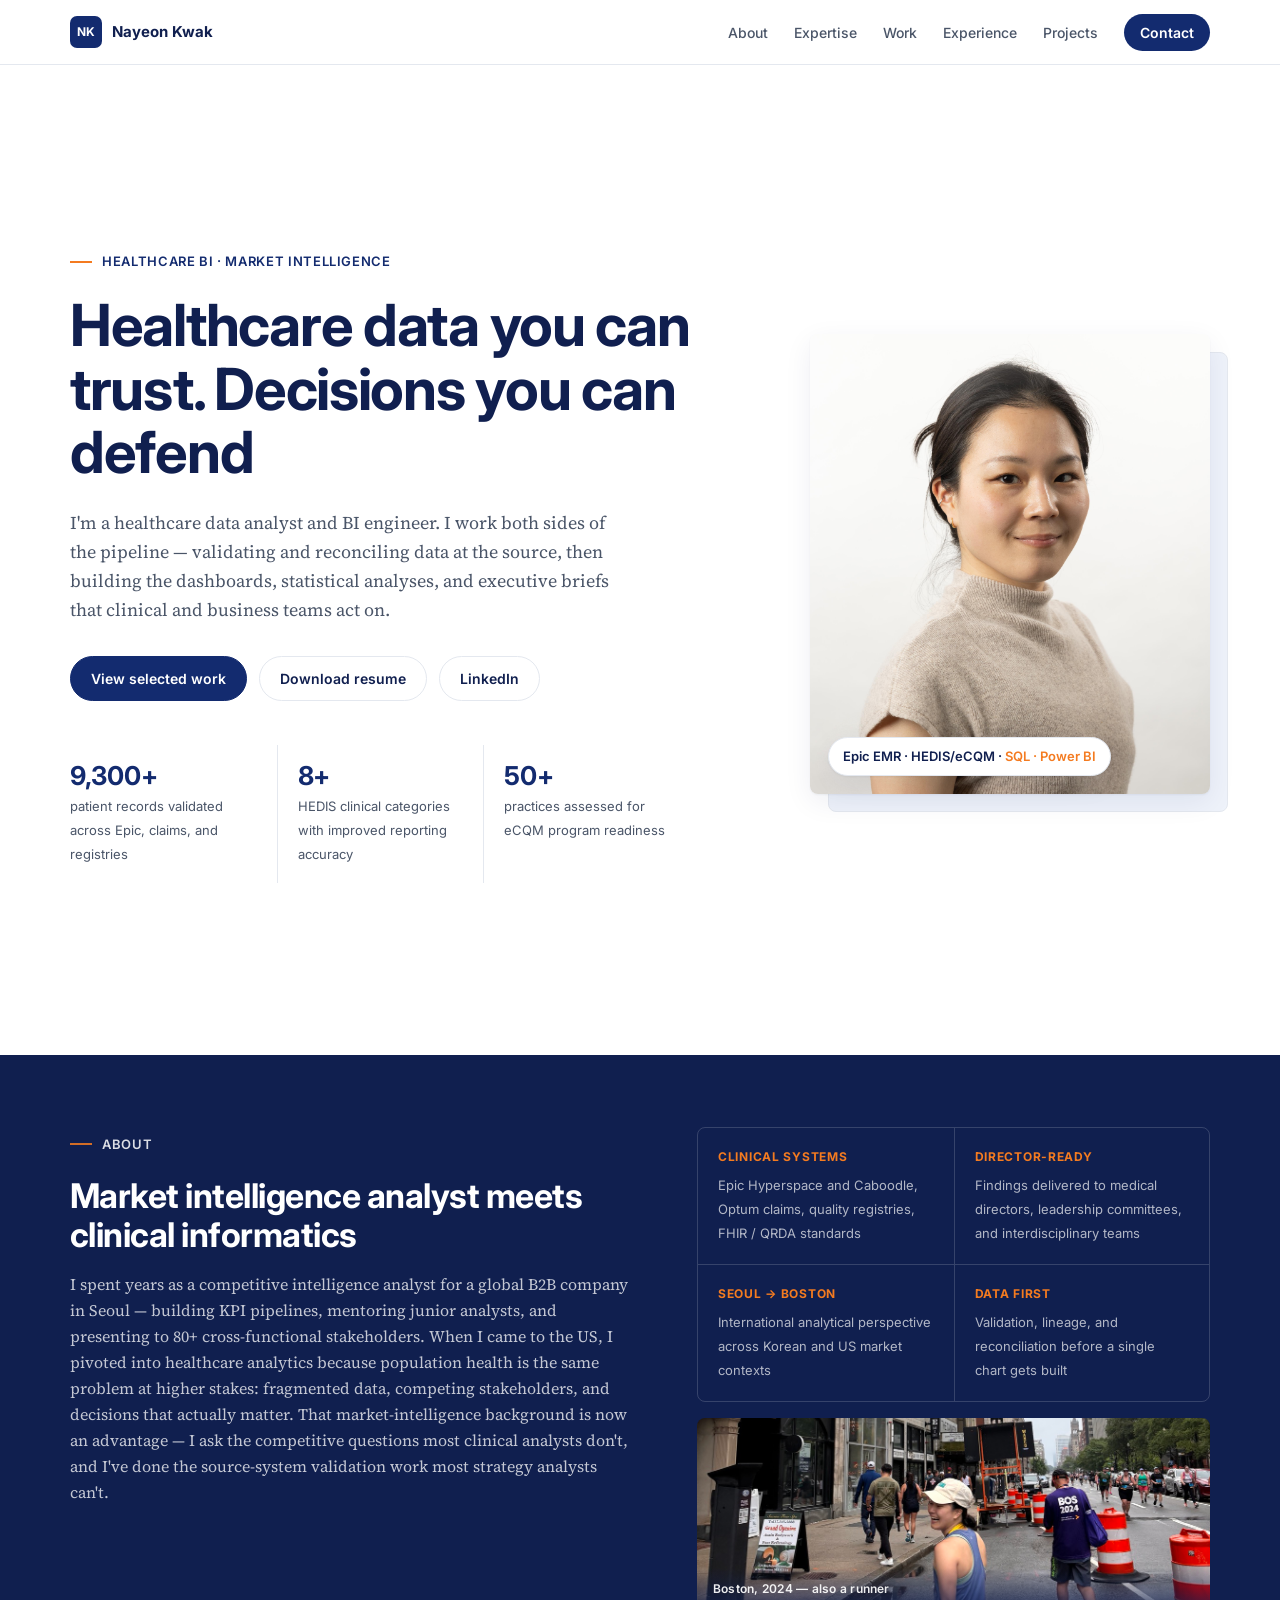
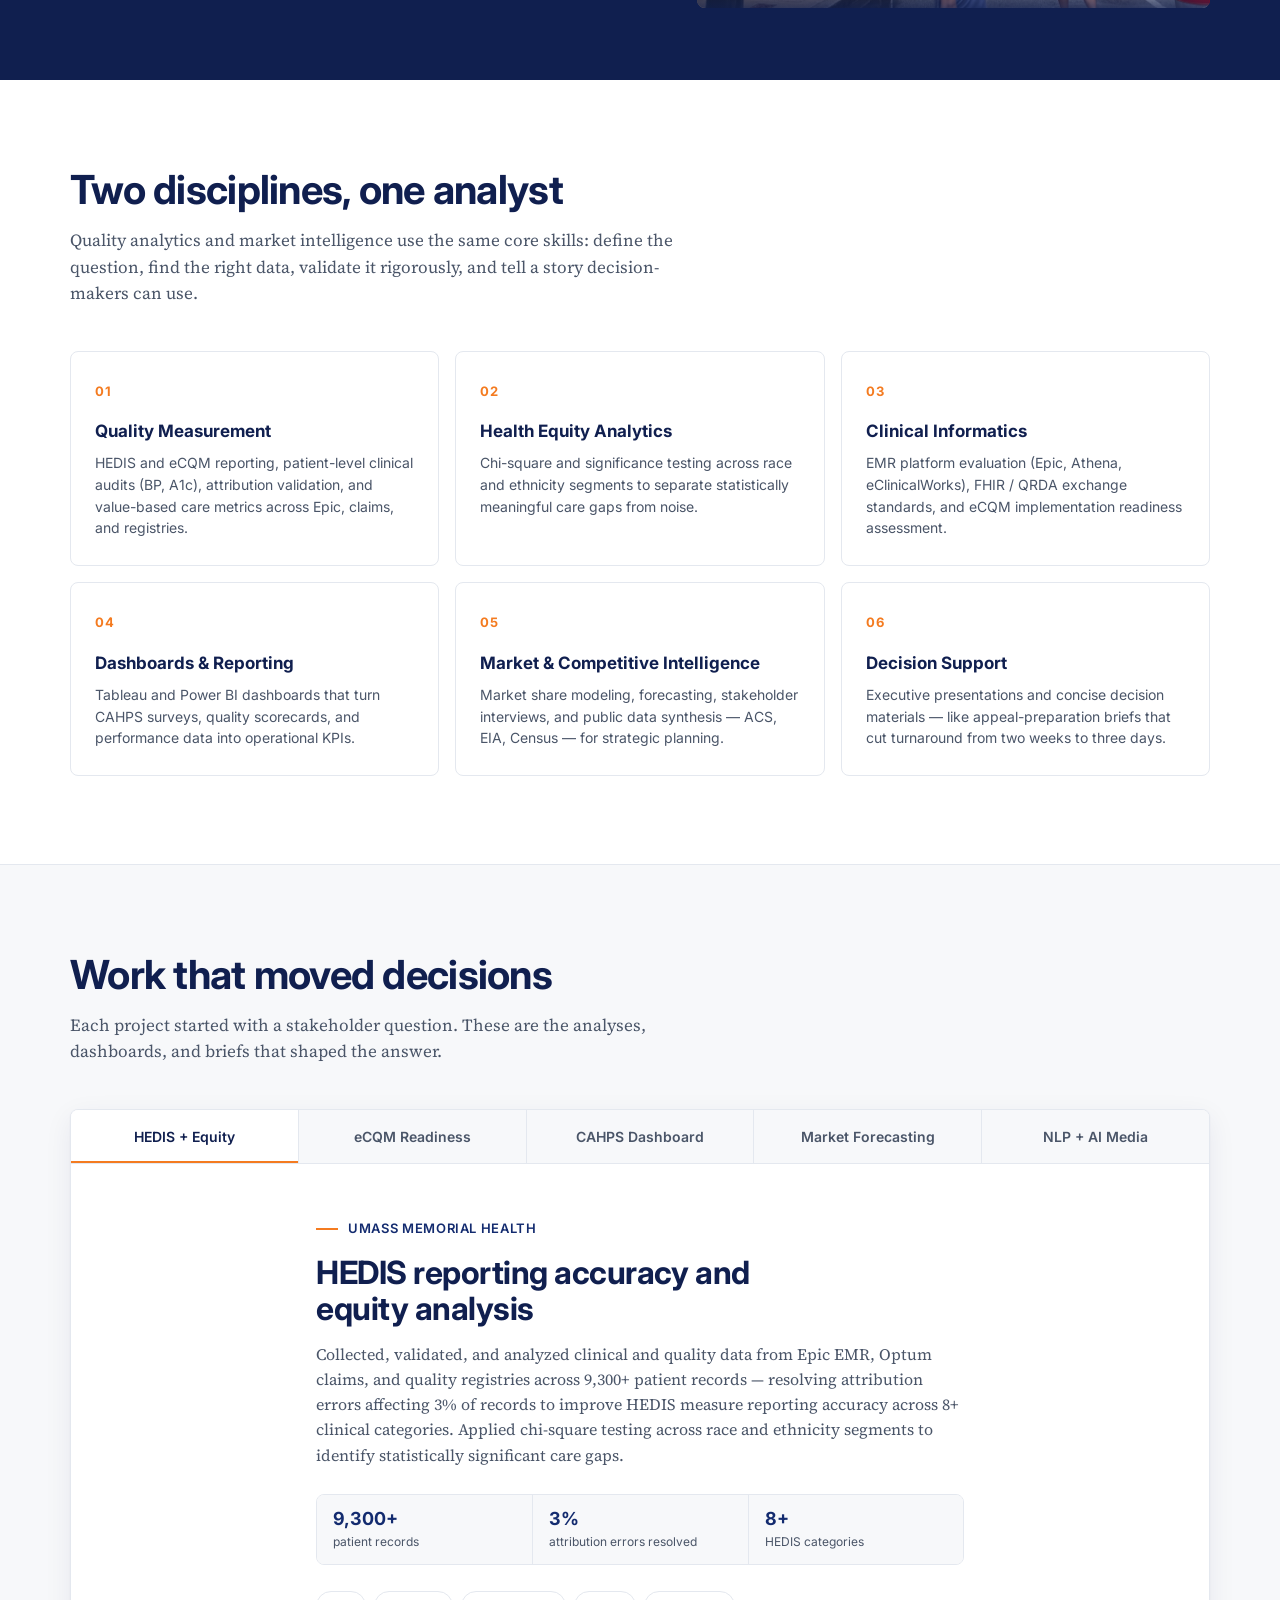
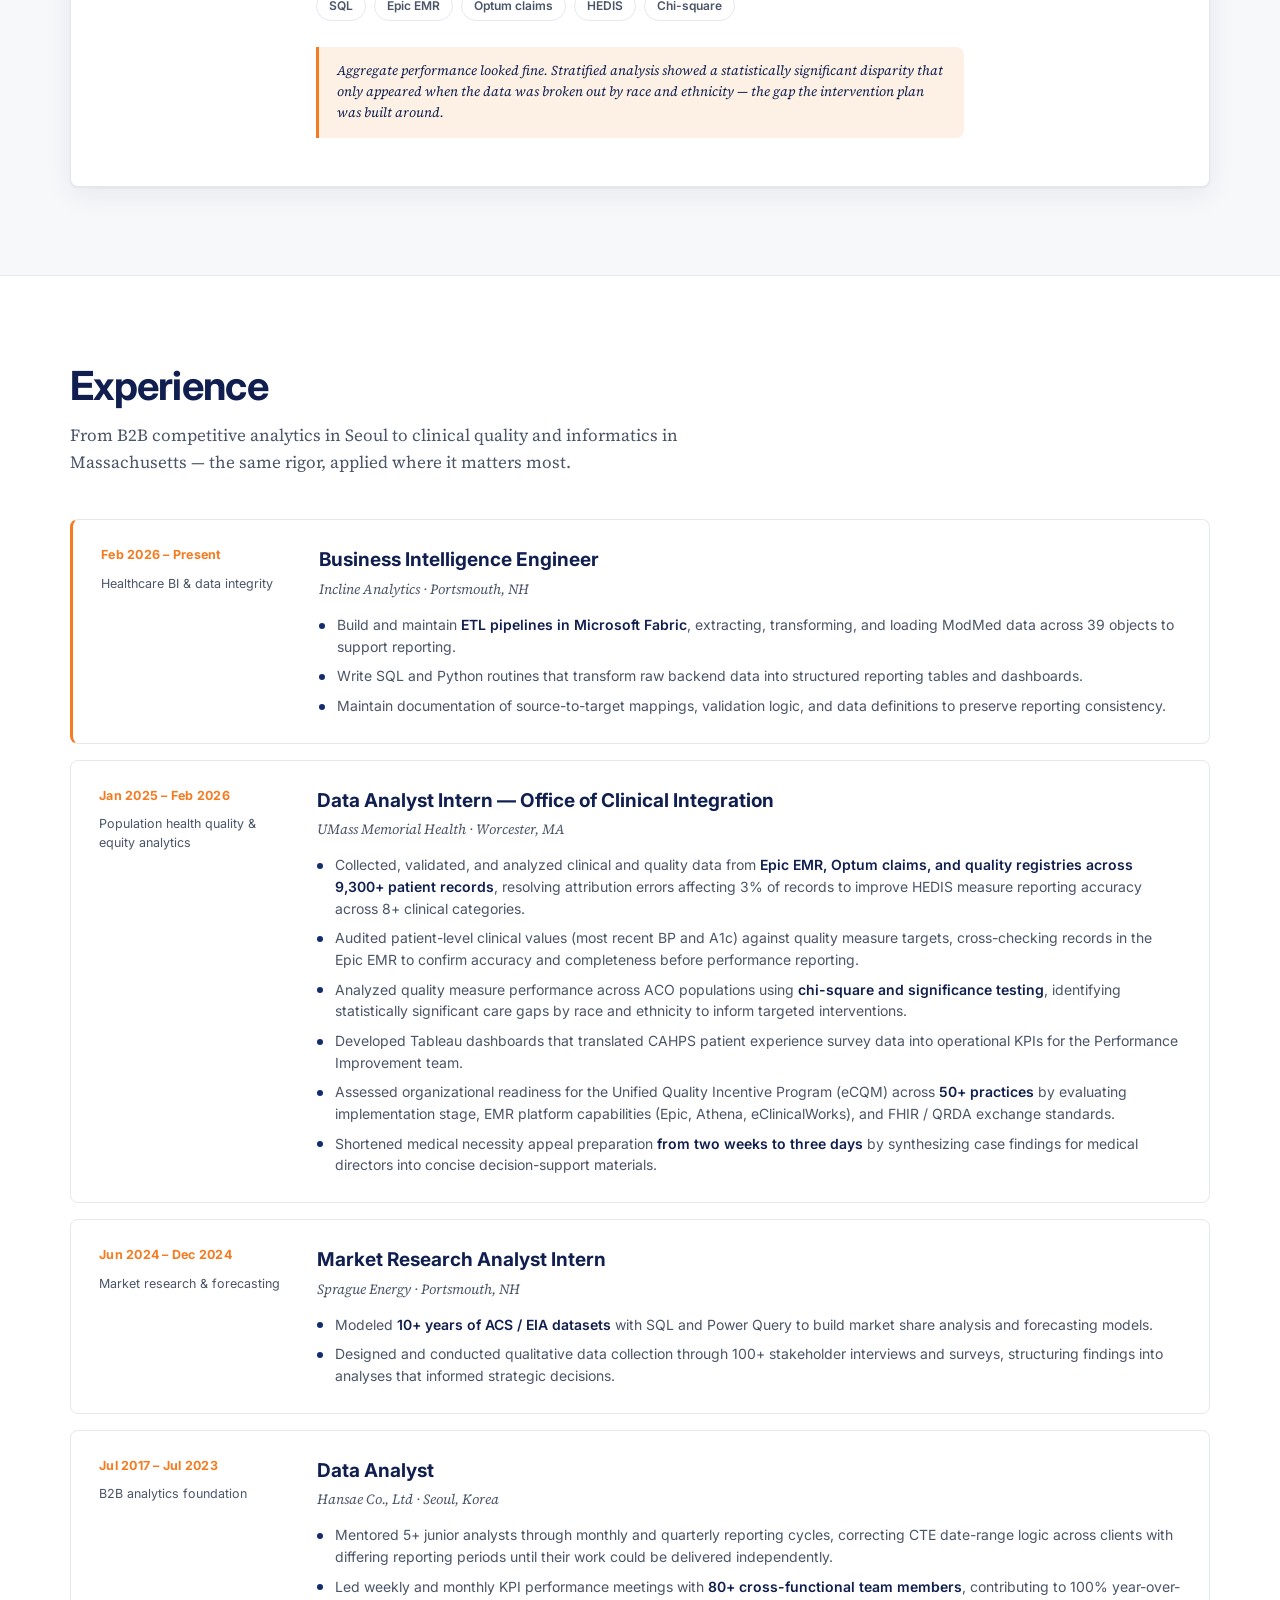
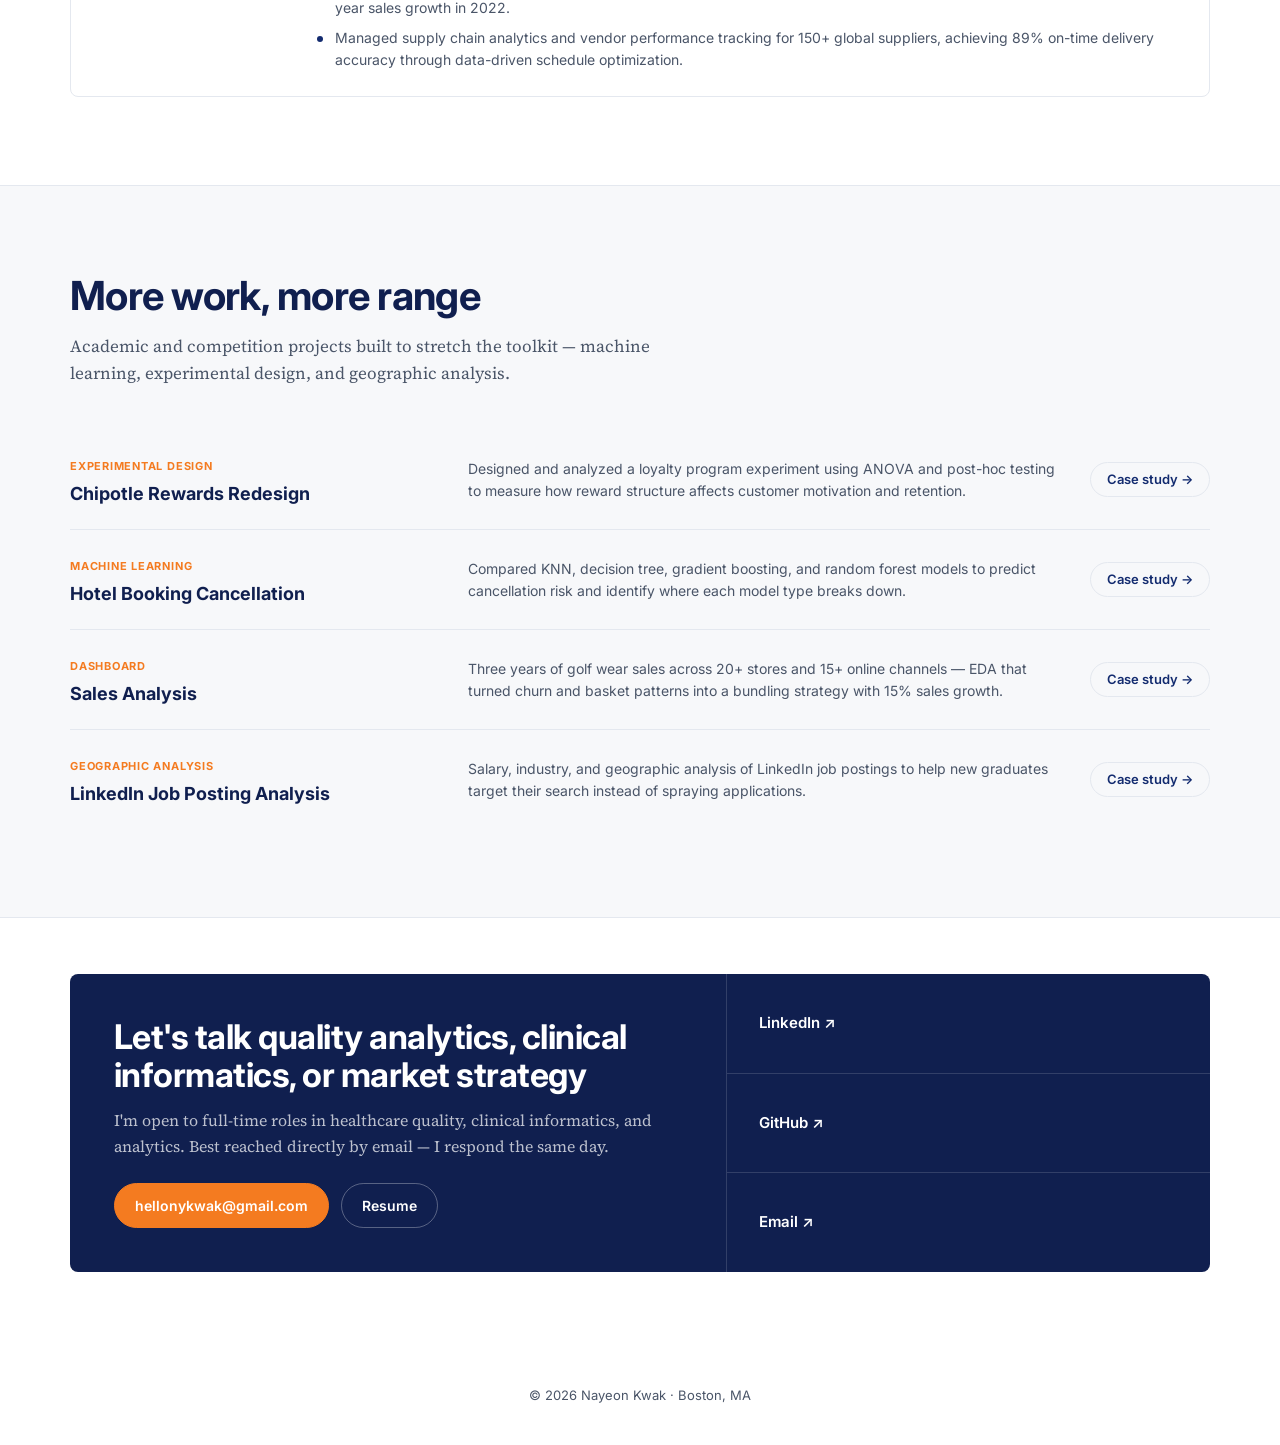
<file: index.html>
<!DOCTYPE html>
<html lang="en">
<head>
  <meta charset="UTF-8" />
  <meta name="viewport" content="width=device-width, initial-scale=1.0" />
  <title>Nayeon Kwak — Healthcare Data Analyst &amp; BI Engineer</title>
  <link rel="preconnect" href="https://fonts.googleapis.com" />
  <link rel="preconnect" href="https://fonts.gstatic.com" crossorigin />
  <link href="https://fonts.googleapis.com/css2?family=Inter:wght@400;500;600;700&family=Source+Serif+4:ital,opsz,wght@0,8..60,400;0,8..60,600;1,8..60,400&display=swap" rel="stylesheet" />
  <style>
    /* ─────────────────────────────────────────────────
       DESIGN SYSTEM — exactly 4 color roles.
       1. Navy   (--blue / --blue-deep / --blue-tint)  brand + headings
       2. Orange (--orange / --orange-tint)            single accent
       3. Grey   (--grey / --grey-line / --grey-bg)    text + structure
       4. White  (--paper)                             surfaces
       No other hues anywhere. One card style. One radius.
       ───────────────────────────────────────────────── */
    :root {
      --blue:        #132b6f;
      --blue-deep:   #101f4f;
      --blue-tint:   #eef2fa;

      --orange:      #f47b20;
      --orange-tint: #fdf0e4;

      --grey:        #4a5568;
      --grey-line:   #e4e8ef;
      --grey-bg:     #f7f8fa;

      --paper:       #ffffff;

      --radius: 8px;
      --shadow: 0 1px 2px rgba(16, 31, 79, 0.05), 0 8px 28px rgba(16, 31, 79, 0.07);
      --font-sans:  'Inter', system-ui, sans-serif;
      --font-serif: 'Source Serif 4', Georgia, 'Times New Roman', serif;
    }

    *, *::before, *::after { box-sizing: border-box; }
    html { scroll-behavior: smooth; }

    body {
      margin: 0;
      color: var(--blue-deep);
      background: var(--paper);
      font-family: var(--font-sans);
      line-height: 1.5;
      -webkit-font-smoothing: antialiased;
    }

    a { color: inherit; text-decoration: none; }
    button { font: inherit; }
    h1, h2, h3, p, ul { margin-top: 0; }

    .wrap { width: min(1140px, calc(100% - 40px)); margin: 0 auto; }

    /* ── The one card style, used everywhere ── */
    .card {
      border: 1px solid var(--grey-line);
      border-radius: var(--radius);
      background: var(--paper);
    }

    /* ── NAV ── */
    .nav-wrap {
      position: sticky;
      top: 0;
      z-index: 50;
      border-bottom: 1px solid var(--grey-line);
      background: rgba(255, 255, 255, 0.92);
      backdrop-filter: blur(14px);
    }

    .nav {
      width: min(1140px, calc(100% - 40px));
      min-height: 64px;
      margin: 0 auto;
      display: flex;
      align-items: center;
      justify-content: space-between;
      gap: 22px;
    }

    .brand {
      display: flex;
      align-items: center;
      gap: 10px;
      font-weight: 700;
      font-size: 15px;
      color: var(--blue-deep);
    }

    .mark {
      width: 32px;
      height: 32px;
      border-radius: 7px;
      display: grid;
      place-items: center;
      background: var(--blue);
      color: var(--paper);
      font-size: 12px;
      font-weight: 700;
      letter-spacing: 0.02em;
    }

    .nav-links {
      display: flex;
      align-items: center;
      gap: 26px;
      color: var(--grey);
      font-size: 14px;
      font-weight: 500;
    }

    .nav-links a:hover { color: var(--blue); }

    .nav-cta {
      padding: 8px 16px;
      border-radius: 999px;
      background: var(--blue);
      color: var(--paper);
      font-weight: 600;
    }

    .nav-cta:hover { background: var(--blue-deep); }

    /* ── HERO ── */
    .hero {
      display: grid;
      grid-template-columns: minmax(0, 1fr) 400px;
      gap: 64px;
      align-items: center;
      padding: 92px 0 84px;
    }

    .kicker {
      display: inline-flex;
      align-items: center;
      gap: 10px;
      margin-bottom: 22px;
      color: var(--blue);
      font-size: 13px;
      font-weight: 600;
      letter-spacing: 0.05em;
      text-transform: uppercase;
    }

    .kicker::before {
      content: "";
      width: 22px;
      height: 2px;
      background: var(--orange);
      flex: 0 0 auto;
    }

    h1 {
      margin-bottom: 24px;
      color: var(--blue-deep);
      font-size: clamp(36px, 4.8vw, 58px);
      font-weight: 700;
      line-height: 1.1;
      letter-spacing: -0.022em;
    }

    .lead {
      max-width: 560px;
      margin-bottom: 0;
      color: var(--grey);
      font-family: var(--font-serif);
      font-size: 18px;
      line-height: 1.6;
    }

    .hero-actions {
      display: flex;
      flex-wrap: wrap;
      gap: 12px;
      margin-top: 32px;
    }

    .button {
      display: inline-flex;
      align-items: center;
      padding: 11px 20px;
      border: 1px solid var(--grey-line);
      border-radius: 999px;
      background: var(--paper);
      color: var(--blue-deep);
      font-size: 14px;
      font-weight: 600;
      cursor: pointer;
      transition: border-color 0.15s, background 0.15s;
    }

    .button:hover { border-color: var(--blue); }

    .button.primary {
      border-color: var(--blue);
      background: var(--blue);
      color: var(--paper);
    }

    .button.primary:hover { background: var(--blue-deep); }

    /* hero proof strip — one card, internal dividers */
    .proof-row {
      display: grid;
      grid-template-columns: repeat(3, 1fr);
      max-width: 620px;
      margin-top: 44px;
      overflow: hidden;
    }

    .proof {
      padding: 18px 20px;
      border-left: 1px solid var(--grey-line);
    }

    .proof:first-child { border-left: 0; padding-left: 0; }

    .proof strong {
      display: block;
      margin-bottom: 4px;
      color: var(--blue);
      font-size: 26px;
      font-weight: 700;
      line-height: 1;
      letter-spacing: -0.01em;
    }

    .proof span {
      color: var(--grey);
      font-size: 13px;
      line-height: 1.45;
    }

    /* hero portrait */
    .portrait-frame {
      position: relative;
      justify-self: end;
      width: 100%;
      max-width: 400px;
    }

    .portrait-frame::before {
      content: "";
      position: absolute;
      inset: 18px -18px -18px 18px;
      border: 1px solid var(--grey-line);
      border-radius: var(--radius);
      background: var(--blue-tint);
      z-index: 0;
    }

    .portrait {
      position: relative;
      z-index: 1;
      width: 100%;
      aspect-ratio: 4 / 4.6;
      border-radius: var(--radius);
      object-fit: cover;
      object-position: 50% 22%;
      box-shadow: var(--shadow);
      display: block;
    }

    .portrait-tag {
      position: absolute;
      z-index: 2;
      left: 18px;
      bottom: 18px;
      padding: 9px 14px;
      border-radius: 999px;
      background: var(--paper);
      border: 1px solid var(--grey-line);
      color: var(--blue-deep);
      font-size: 13px;
      font-weight: 600;
      box-shadow: var(--shadow);
    }

    .portrait-tag em {
      font-style: normal;
      color: var(--orange);
    }

    /* ── SECTIONS ── */
    section { padding: 88px 0; }
    section.tinted { background: var(--grey-bg); border-top: 1px solid var(--grey-line); border-bottom: 1px solid var(--grey-line); }

    .section-head {
      max-width: 640px;
      margin-bottom: 44px;
    }

    .section-head h2 {
      margin-bottom: 14px;
      color: var(--blue-deep);
      font-size: clamp(26px, 3.4vw, 40px);
      font-weight: 700;
      line-height: 1.12;
      letter-spacing: -0.018em;
    }

    .section-head p {
      margin-bottom: 0;
      color: var(--grey);
      font-family: var(--font-serif);
      font-size: 17px;
      line-height: 1.56;
    }

    /* ── ABOUT ── */
    .about-band {
      background: var(--blue-deep);
      padding: 72px 0;
    }

    .about-inner {
      display: grid;
      grid-template-columns: 1.05fr 0.95fr;
      gap: 60px;
      align-items: start;
    }

    .about-copy .kicker { color: var(--paper); opacity: 0.85; }

    .about-copy h2 {
      color: var(--paper);
      font-size: clamp(24px, 3vw, 34px);
      font-weight: 700;
      line-height: 1.15;
      letter-spacing: -0.015em;
      margin-bottom: 18px;
    }

    .about-copy p {
      color: rgba(255, 255, 255, 0.75);
      font-family: var(--font-serif);
      font-size: 16px;
      line-height: 1.62;
      margin-bottom: 0;
    }

    .about-right {
      display: grid;
      gap: 16px;
    }

    .about-quals {
      display: grid;
      grid-template-columns: 1fr 1fr;
      border: 1px solid rgba(255, 255, 255, 0.16);
      border-radius: var(--radius);
      overflow: hidden;
    }

    .about-qual {
      padding: 20px;
      border-left: 1px solid rgba(255, 255, 255, 0.16);
      border-top: 1px solid rgba(255, 255, 255, 0.16);
    }

    .about-qual:nth-child(-n+2) { border-top: 0; }
    .about-qual:nth-child(odd)  { border-left: 0; }

    .about-qual strong {
      display: block;
      color: var(--orange);
      font-size: 12px;
      font-weight: 700;
      letter-spacing: 0.06em;
      text-transform: uppercase;
      margin-bottom: 6px;
    }

    .about-qual span {
      color: rgba(255, 255, 255, 0.68);
      font-size: 13px;
      line-height: 1.5;
    }

    .about-photo {
      position: relative;
      border-radius: var(--radius);
      overflow: hidden;
      height: 190px;
    }

    .about-photo img {
      width: 100%;
      height: 100%;
      object-fit: cover;
      object-position: 28% 78%;
      display: block;
    }

    .about-photo span {
      position: absolute;
      left: 0; right: 0; bottom: 0;
      padding: 12px 16px 10px;
      background: linear-gradient(transparent, rgba(16, 31, 79, 0.78));
      color: rgba(255, 255, 255, 0.92);
      font-size: 12px;
      font-weight: 600;
      letter-spacing: 0.02em;
    }

    /* ── EXPERTISE ── */
    .capability-grid {
      display: grid;
      grid-template-columns: repeat(3, 1fr);
      gap: 16px;
    }

    .capability {
      padding: 26px 24px;
      transition: border-color 0.15s;
    }

    .capability:hover { border-color: var(--blue); }

    .capability .num {
      display: inline-block;
      margin-bottom: 20px;
      color: var(--orange);
      font-size: 13px;
      font-weight: 700;
      letter-spacing: 0.08em;
    }

    .capability h3 {
      margin-bottom: 10px;
      color: var(--blue-deep);
      font-size: 17px;
      font-weight: 700;
      line-height: 1.25;
    }

    .capability p {
      margin-bottom: 0;
      color: var(--grey);
      font-size: 14px;
      line-height: 1.55;
    }

    /* ── CASE STUDIES ── */
    .workbench { overflow: hidden; box-shadow: var(--shadow); }

    .workbench-tabs {
      display: flex;
      border-bottom: 1px solid var(--grey-line);
      background: var(--grey-bg);
      overflow-x: auto;
    }

    .workbench-tab {
      flex: 1;
      min-width: 150px;
      border: 0;
      border-right: 1px solid var(--grey-line);
      padding: 16px;
      background: transparent;
      color: var(--grey);
      font-size: 14px;
      font-weight: 600;
      cursor: pointer;
      white-space: nowrap;
      transition: color 0.12s, background 0.12s;
    }

    .workbench-tab:last-child { border-right: 0; }

    .workbench-tab.active {
      color: var(--blue-deep);
      background: var(--paper);
      box-shadow: inset 0 -2px 0 var(--orange);
    }

    .workbench-tab:hover:not(.active) { color: var(--blue); }

    .workbench-body {
      display: block;
      min-height: 360px;
    }

    .case-copy {
      max-width: 720px;
      margin: 0 auto;
      padding: 48px 36px;
    }

    .case-copy .kicker { margin-bottom: 16px; }

    .case-copy h3 {
      max-width: 520px;
      margin-bottom: 14px;
      color: var(--blue-deep);
      font-size: clamp(22px, 2.8vw, 32px);
      font-weight: 700;
      line-height: 1.14;
      letter-spacing: -0.015em;
    }

    .case-copy > p {
      color: var(--grey);
      font-family: var(--font-serif);
      font-size: 16px;
      line-height: 1.58;
    }

    .case-meta {
      display: grid;
      grid-template-columns: repeat(3, 1fr);
      margin: 26px 0;
      border: 1px solid var(--grey-line);
      border-radius: var(--radius);
      overflow: hidden;
    }

    .meta {
      padding: 14px 16px;
      border-left: 1px solid var(--grey-line);
      background: var(--grey-bg);
    }

    .meta:first-child { border-left: 0; }

    .meta b {
      display: block;
      color: var(--blue);
      font-size: 18px;
      font-weight: 700;
      line-height: 1.1;
    }

    .meta span {
      display: block;
      margin-top: 5px;
      color: var(--grey);
      font-size: 12px;
      line-height: 1.35;
    }

    .method-row {
      display: flex;
      flex-wrap: wrap;
      gap: 8px;
    }

    .method {
      padding: 5px 12px;
      border-radius: 999px;
      border: 1px solid var(--grey-line);
      background: var(--paper);
      color: var(--grey);
      font-size: 12px;
      font-weight: 600;
    }

    .case-insight {
      margin-top: 26px;
      padding: 14px 18px;
      border-left: 3px solid var(--orange);
      border-radius: 0 var(--radius) var(--radius) 0;
      background: var(--orange-tint);
      color: var(--blue-deep);
      font-family: var(--font-serif);
      font-style: italic;
      font-size: 13.5px;
      line-height: 1.55;
    }

    /* ── PROJECTS ── */
    .project-strip { display: grid; }

    .project-row {
      display: grid;
      grid-template-columns: 0.75fr 1.2fr auto;
      gap: 24px;
      align-items: center;
      padding: 22px 0;
      border-top: 1px solid var(--grey-line);
    }

    .project-row:first-child { border-top: 0; }

    .project-row .type {
      color: var(--orange);
      font-size: 11px;
      font-weight: 700;
      text-transform: uppercase;
      letter-spacing: 0.07em;
    }

    .project-row h3 {
      margin: 4px 0 0;
      color: var(--blue-deep);
      font-size: 18px;
      font-weight: 700;
    }

    .project-row p {
      margin-bottom: 0;
      color: var(--grey);
      font-size: 14px;
      line-height: 1.55;
    }

    .project-row a {
      color: var(--blue);
      font-size: 13px;
      font-weight: 600;
      border: 1px solid var(--grey-line);
      border-radius: 999px;
      padding: 7px 16px;
      white-space: nowrap;
      transition: border-color 0.15s, background 0.15s, color 0.15s;
    }

    .project-row a:hover {
      border-color: var(--blue);
      background: var(--blue);
      color: var(--paper);
    }

    /* ── EXPERIENCE ── */
    .career-track { display: grid; gap: 16px; }

    .career-batch {
      display: grid;
      grid-template-columns: 190px minmax(0, 1fr);
      gap: 28px;
      padding: 26px 28px;
    }

    .career-batch.current { border-left: 3px solid var(--orange); }

    .career-date {
      color: var(--orange);
      font-size: 12.5px;
      font-weight: 700;
      letter-spacing: 0.02em;
    }

    .career-stage {
      display: inline-block;
      margin-top: 10px;
      color: var(--grey);
      font-size: 12.5px;
      line-height: 1.45;
    }

    .career-copy h3 {
      margin: 0 0 4px;
      color: var(--blue-deep);
      font-size: 19px;
      font-weight: 700;
    }

    .career-copy .company {
      margin-bottom: 14px;
      color: var(--grey);
      font-size: 14px;
      font-family: var(--font-serif);
      font-style: italic;
    }

    .career-list {
      display: grid;
      gap: 8px;
      margin: 0;
      padding: 0;
      list-style: none;
    }

    .career-list li {
      position: relative;
      padding-left: 18px;
      color: var(--grey);
      font-size: 14px;
      line-height: 1.55;
    }

    .career-list li::before {
      content: "";
      position: absolute;
      left: 0;
      top: 0.62em;
      width: 6px;
      height: 6px;
      border-radius: 99px;
      background: var(--blue);
    }

    .career-list li strong { color: var(--blue-deep); font-weight: 600; }

    /* ── CONTACT ── */
    .contact {
      margin-top: 56px;
      border-radius: var(--radius);
      background: var(--blue-deep);
      color: var(--paper);
      overflow: hidden;
      display: grid;
      grid-template-columns: 1.15fr 0.85fr;
    }

    .contact-copy { padding: 44px; }

    .contact-copy h2 {
      margin-bottom: 14px;
      font-size: clamp(24px, 3vw, 34px);
      font-weight: 700;
      line-height: 1.12;
      letter-spacing: -0.015em;
    }

    .contact-copy p {
      color: rgba(255, 255, 255, 0.72);
      font-family: var(--font-serif);
      font-size: 16px;
      line-height: 1.58;
      margin-bottom: 24px;
    }

    .contact-copy .button {
      border-color: rgba(255, 255, 255, 0.3);
      background: transparent;
      color: var(--paper);
    }

    .contact-copy .button:hover { border-color: var(--paper); }

    .contact-copy .button.accent {
      border-color: var(--orange);
      background: var(--orange);
      color: var(--paper);
    }

    .contact-links {
      display: grid;
      align-content: stretch;
      border-left: 1px solid rgba(255, 255, 255, 0.14);
    }

    .contact-links a {
      display: flex;
      align-items: center;
      padding: 0 32px;
      color: var(--paper);
      font-size: 15px;
      font-weight: 600;
      border-top: 1px solid rgba(255, 255, 255, 0.14);
      transition: background 0.12s;
    }

    .contact-links a:first-child { border-top: 0; }
    .contact-links a:hover { background: rgba(255, 255, 255, 0.07); }

    .footer {
      padding: 26px 0 40px;
      color: var(--grey);
      text-align: center;
      font-size: 13px;
    }

    /* orange cursor dot */
    .cursor-dot {
      position: fixed;
      top: 0;
      left: 0;
      width: 13px;
      height: 13px;
      border-radius: 99px;
      background: var(--orange);
      pointer-events: none;
      z-index: 9999;
      opacity: 0;
      transition: width 0.15s ease, height 0.15s ease, opacity 0.2s ease;
    }

    .cursor-dot.on-link { width: 26px; height: 26px; opacity: 0.45; }

    @media (hover: none), (pointer: coarse) { .cursor-dot { display: none; } }

    /* ── RESPONSIVE ── */
    @media (max-width: 980px) {
      .hero { grid-template-columns: 1fr; gap: 44px; padding-top: 52px; }
      .portrait-frame { justify-self: start; max-width: 340px; }
      .about-inner { grid-template-columns: 1fr; gap: 40px; }
      .capability-grid { grid-template-columns: repeat(2, 1fr); }
      .contact { grid-template-columns: 1fr; }
      .contact-links { border-left: 0; border-top: 1px solid rgba(255,255,255,0.14); }
      .contact-links a { padding: 18px 32px; }
    }

    @media (max-width: 680px) {
      .nav { min-height: auto; padding: 14px 0; flex-direction: column; align-items: flex-start; }
      .nav-links { width: 100%; overflow-x: auto; gap: 18px; padding-bottom: 4px; }
      h1 { font-size: 34px; }
      .proof-row { grid-template-columns: 1fr; }
      .proof { border-left: 0; border-top: 1px solid var(--grey-line); padding-left: 0; }
      .proof:first-child { border-top: 0; }
      .capability-grid { grid-template-columns: 1fr; }
      .case-meta { grid-template-columns: 1fr; }
      .meta { border-left: 0; border-top: 1px solid var(--grey-line); }
      .meta:first-child { border-top: 0; }
      .career-batch { grid-template-columns: 1fr; gap: 12px; padding: 20px; }
      .project-row { grid-template-columns: 1fr; gap: 10px; }
      .project-row a { justify-self: start; }
      .about-quals { grid-template-columns: 1fr; }
      .about-qual { border-left: 0; border-top: 1px solid rgba(255,255,255,0.16); }
      .about-qual:first-child { border-top: 0; }
      .case-copy, .contact-copy { padding: 24px; }
      section { padding: 60px 0; }
    }
  </style>
</head>
<body>
  <div class="cursor-dot" aria-hidden="true"></div>

  <!-- NAV -->
  <header class="nav-wrap">
    <nav class="nav" aria-label="Site navigation">
      <a class="brand" href="#top"><span class="mark">NK</span><span>Nayeon Kwak</span></a>
      <div class="nav-links">
        <a href="#about">About</a>
        <a href="#focus">Expertise</a>
        <a href="#work">Work</a>
        <a href="#experience">Experience</a>
        <a href="#projects">Projects</a>
        <a class="nav-cta" href="mailto:hellonykwak@gmail.com">Contact</a>
      </div>
    </nav>
  </header>

  <main id="top">

    <!-- HERO -->
    <div class="wrap hero">
      <section aria-label="Introduction">
        <span class="kicker">Healthcare BI · Market Intelligence</span>
        <h1>Healthcare data you can trust. Decisions you can defend</h1>
        <p class="lead">I'm a healthcare data analyst and BI engineer. I work both sides of the pipeline — validating and reconciling data at the source, then building the dashboards, statistical analyses, and executive briefs that clinical and business teams act on.</p>
        <div class="hero-actions">
          <a class="button primary" href="#work">View selected work</a>
          <a class="button" href="https://drive.google.com/file/d/1zIgK_iS5o9Ofq2gWjBEyxLuDTwhhGHPo/view?usp=drive_link" target="_blank" rel="noreferrer">Download resume</a>
          <a class="button" href="https://www.linkedin.com/in/ny-kwak" target="_blank" rel="noreferrer">LinkedIn</a>
        </div>
        <div class="proof-row" aria-label="Key metrics">
          <div class="proof"><strong>9,300+</strong><span>patient records validated across Epic, claims, and registries</span></div>
          <div class="proof"><strong>8+</strong><span>HEDIS clinical categories with improved reporting accuracy</span></div>
          <div class="proof"><strong>50+</strong><span>practices assessed for eCQM program readiness</span></div>
        </div>
      </section>

      <aside class="portrait-frame" aria-label="Portrait">
        <img class="portrait" src="images/about.png" alt="Nayeon Kwak" />
        <span class="portrait-tag">Epic EMR · HEDIS/eCQM · <em>SQL · Power BI</em></span>
      </aside>
    </div>

    <!-- ABOUT -->
    <div id="about" class="about-band">
      <div class="wrap about-inner">
        <div class="about-copy">
          <span class="kicker">About</span>
          <h2>Market intelligence analyst meets clinical informatics</h2>
          <p>I spent years as a competitive intelligence analyst for a global B2B company in Seoul — building KPI pipelines, mentoring junior analysts, and presenting to 80+ cross-functional stakeholders. When I came to the US, I pivoted into healthcare analytics because population health is the same problem at higher stakes: fragmented data, competing stakeholders, and decisions that actually matter. That market-intelligence background is now an advantage — I ask the competitive questions most clinical analysts don't, and I've done the source-system validation work most strategy analysts can't.</p>
        </div>
        <div class="about-right">
          <div class="about-quals">
            <div class="about-qual"><strong>Clinical systems</strong><span>Epic Hyperspace and Caboodle, Optum claims, quality registries, FHIR / QRDA standards</span></div>
            <div class="about-qual"><strong>Director-ready</strong><span>Findings delivered to medical directors, leadership committees, and interdisciplinary teams</span></div>
            <div class="about-qual"><strong>Seoul → Boston</strong><span>International analytical perspective across Korean and US market contexts</span></div>
            <div class="about-qual"><strong>Data first</strong><span>Validation, lineage, and reconciliation before a single chart gets built</span></div>
          </div>
          <div class="about-photo">
            <img src="images/running.jpg" alt="Nayeon at a Boston race" />
            <span>Boston, 2024 — also a runner</span>
          </div>
        </div>
      </div>
    </div>

    <!-- EXPERTISE -->
    <section id="focus">
      <div class="wrap">
        <div class="section-head">
          <h2>Two disciplines, one analyst</h2>
          <p>Quality analytics and market intelligence use the same core skills: define the question, find the right data, validate it rigorously, and tell a story decision-makers can use.</p>
        </div>
        <div class="capability-grid">
          <article class="capability card">
            <span class="num">01</span>
            <h3>Quality Measurement</h3>
            <p>HEDIS and eCQM reporting, patient-level clinical audits (BP, A1c), attribution validation, and value-based care metrics across Epic, claims, and registries.</p>
          </article>
          <article class="capability card">
            <span class="num">02</span>
            <h3>Health Equity Analytics</h3>
            <p>Chi-square and significance testing across race and ethnicity segments to separate statistically meaningful care gaps from noise.</p>
          </article>
          <article class="capability card">
            <span class="num">03</span>
            <h3>Clinical Informatics</h3>
            <p>EMR platform evaluation (Epic, Athena, eClinicalWorks), FHIR / QRDA exchange standards, and eCQM implementation readiness assessment.</p>
          </article>
          <article class="capability card">
            <span class="num">04</span>
            <h3>Dashboards &amp; Reporting</h3>
            <p>Tableau and Power BI dashboards that turn CAHPS surveys, quality scorecards, and performance data into operational KPIs.</p>
          </article>
          <article class="capability card">
            <span class="num">05</span>
            <h3>Market &amp; Competitive Intelligence</h3>
            <p>Market share modeling, forecasting, stakeholder interviews, and public data synthesis — ACS, EIA, Census — for strategic planning.</p>
          </article>
          <article class="capability card">
            <span class="num">06</span>
            <h3>Decision Support</h3>
            <p>Executive presentations and concise decision materials — like appeal-preparation briefs that cut turnaround from two weeks to three days.</p>
          </article>
        </div>
      </div>
    </section>

    <!-- CASE STUDIES -->
    <section id="work" class="tinted">
      <div class="wrap">
        <div class="section-head">
          <h2>Work that moved decisions</h2>
          <p>Each project started with a stakeholder question. These are the analyses, dashboards, and briefs that shaped the answer.</p>
        </div>
        <div class="workbench card">
          <div class="workbench-tabs" role="tablist" aria-label="Case studies">
            <button class="workbench-tab active" data-case="hedis" role="tab" aria-selected="true">HEDIS + Equity</button>
            <button class="workbench-tab" data-case="ecqm" role="tab" aria-selected="false">eCQM Readiness</button>
            <button class="workbench-tab" data-case="cahps" role="tab" aria-selected="false">CAHPS Dashboard</button>
            <button class="workbench-tab" data-case="market" role="tab" aria-selected="false">Market Forecasting</button>
            <button class="workbench-tab" data-case="nlp" role="tab" aria-selected="false">NLP + AI Media</button>
          </div>
          <div class="workbench-body">
            <article class="case-copy">
              <span class="kicker" id="case-kicker">UMass Memorial Health</span>
              <h3 id="case-title">HEDIS reporting accuracy and equity analysis</h3>
              <p id="case-text">Collected, validated, and analyzed clinical and quality data from Epic EMR, Optum claims, and quality registries across 9,300+ patient records — resolving attribution errors affecting 3% of records to improve HEDIS measure reporting accuracy across 8+ clinical categories. Applied chi-square testing across race and ethnicity segments to identify statistically significant care gaps.</p>
              <div class="case-meta">
                <div class="meta"><b id="m1">9,300+</b><span id="l1">patient records</span></div>
                <div class="meta"><b id="m2">3%</b><span id="l2">attribution errors resolved</span></div>
                <div class="meta"><b id="m3">8+</b><span id="l3">HEDIS categories</span></div>
              </div>
              <div class="method-row" id="methods">
                <span class="method">SQL</span>
                <span class="method">Epic EMR</span>
                <span class="method">Optum claims</span>
                <span class="method">HEDIS</span>
                <span class="method">Chi-square</span>
              </div>
              <div class="case-insight" id="case-note">Aggregate performance looked fine. Stratified analysis showed a statistically significant disparity that only appeared when the data was broken out by race and ethnicity — the gap the intervention plan was built around.</div>
            </article>
          </div>
        </div>
      </div>
    </section>

    <!-- EXPERIENCE -->
    <section id="experience">
      <div class="wrap">
        <div class="section-head">
          <h2>Experience</h2>
          <p>From B2B competitive analytics in Seoul to clinical quality and informatics in Massachusetts — the same rigor, applied where it matters most.</p>
        </div>

        <div class="career-track">
          <article class="career-batch card current">
            <div>
              <div class="career-date">Feb 2026 – Present</div>
              <span class="career-stage">Healthcare BI &amp; data integrity</span>
            </div>
            <div class="career-copy">
              <h3>Business Intelligence Engineer</h3>
              <p class="company">Incline Analytics · Portsmouth, NH</p>
              <ul class="career-list">
                <li>Build and maintain <strong>ETL pipelines in Microsoft Fabric</strong>, extracting, transforming, and loading ModMed data across 39 objects to support reporting.</li>
                <li>Write SQL and Python routines that transform raw backend data into structured reporting tables and dashboards.</li>
                <li>Maintain documentation of source-to-target mappings, validation logic, and data definitions to preserve reporting consistency.</li>
              </ul>
            </div>
          </article>

          <article class="career-batch card">
            <div>
              <div class="career-date">Jan 2025 – Feb 2026</div>
              <span class="career-stage">Population health quality &amp; equity analytics</span>
            </div>
            <div class="career-copy">
              <h3>Data Analyst Intern — Office of Clinical Integration</h3>
              <p class="company">UMass Memorial Health · Worcester, MA</p>
              <ul class="career-list">
                <li>Collected, validated, and analyzed clinical and quality data from <strong>Epic EMR, Optum claims, and quality registries across 9,300+ patient records</strong>, resolving attribution errors affecting 3% of records to improve HEDIS measure reporting accuracy across 8+ clinical categories.</li>
                <li>Audited patient-level clinical values (most recent BP and A1c) against quality measure targets, cross-checking records in the Epic EMR to confirm accuracy and completeness before performance reporting.</li>
                <li>Analyzed quality measure performance across ACO populations using <strong>chi-square and significance testing</strong>, identifying statistically significant care gaps by race and ethnicity to inform targeted interventions.</li>
                <li>Developed Tableau dashboards that translated CAHPS patient experience survey data into operational KPIs for the Performance Improvement team.</li>
                <li>Assessed organizational readiness for the Unified Quality Incentive Program (eCQM) across <strong>50+ practices</strong> by evaluating implementation stage, EMR platform capabilities (Epic, Athena, eClinicalWorks), and FHIR / QRDA exchange standards.</li>
                <li>Shortened medical necessity appeal preparation <strong>from two weeks to three days</strong> by synthesizing case findings for medical directors into concise decision-support materials.</li>
              </ul>
            </div>
          </article>

          <article class="career-batch card">
            <div>
              <div class="career-date">Jun 2024 – Dec 2024</div>
              <span class="career-stage">Market research &amp; forecasting</span>
            </div>
            <div class="career-copy">
              <h3>Market Research Analyst Intern</h3>
              <p class="company">Sprague Energy · Portsmouth, NH</p>
              <ul class="career-list">
                <li>Modeled <strong>10+ years of ACS / EIA datasets</strong> with SQL and Power Query to build market share analysis and forecasting models.</li>
                <li>Designed and conducted qualitative data collection through 100+ stakeholder interviews and surveys, structuring findings into analyses that informed strategic decisions.</li>
              </ul>
            </div>
          </article>

          <article class="career-batch card">
            <div>
              <div class="career-date">Jul 2017 – Jul 2023</div>
              <span class="career-stage">B2B analytics foundation</span>
            </div>
            <div class="career-copy">
              <h3>Data Analyst</h3>
              <p class="company">Hansae Co., Ltd · Seoul, Korea</p>
              <ul class="career-list">
                <li>Mentored 5+ junior analysts through monthly and quarterly reporting cycles, correcting CTE date-range logic across clients with differing reporting periods until their work could be delivered independently.</li>
                <li>Led weekly and monthly KPI performance meetings with <strong>80+ cross-functional team members</strong>, contributing to 100% year-over-year sales growth in 2022.</li>
                <li>Managed supply chain analytics and vendor performance tracking for 150+ global suppliers, achieving 89% on-time delivery accuracy through data-driven schedule optimization.</li>
              </ul>
            </div>
          </article>
        </div>
      </div>
    </section>

    <!-- PROJECTS -->
    <section id="projects" class="tinted">
      <div class="wrap">
        <div class="section-head">
          <h2>More work, more range</h2>
          <p>Academic and competition projects built to stretch the toolkit — machine learning, experimental design, and geographic analysis.</p>
        </div>
        <div class="project-strip">
          <article class="project-row">
            <div>
              <span class="type">Experimental Design</span>
              <h3>Chipotle Rewards Redesign</h3>
            </div>
            <p>Designed and analyzed a loyalty program experiment using ANOVA and post-hoc testing to measure how reward structure affects customer motivation and retention.</p>
            <a href="projects/chipotle-rewards.html">Case study →</a>
          </article>
          <article class="project-row">
            <div>
              <span class="type">Machine Learning</span>
              <h3>Hotel Booking Cancellation</h3>
            </div>
            <p>Compared KNN, decision tree, gradient boosting, and random forest models to predict cancellation risk and identify where each model type breaks down.</p>
            <a href="projects/hotel-cancellation.html">Case study →</a>
          </article>
          <article class="project-row">
            <div>
              <span class="type">Dashboard</span>
              <h3>Sales Analysis</h3>
            </div>
            <p>Three years of golf wear sales across 20+ stores and 15+ online channels — EDA that turned churn and basket patterns into a bundling strategy with 15% sales growth.</p>
            <a href="projects/sales-analysis.html">Case study →</a>
          </article>
          <article class="project-row">
            <div>
              <span class="type">Geographic Analysis</span>
              <h3>LinkedIn Job Posting Analysis</h3>
            </div>
            <p>Salary, industry, and geographic analysis of LinkedIn job postings to help new graduates target their search instead of spraying applications.</p>
            <a href="projects/linkedin-postings.html">Case study →</a>
          </article>
        </div>
      </div>
    </section>

    <!-- CONTACT -->
    <section aria-label="Contact" style="padding-top: 0;">
      <div class="wrap">
        <div class="contact">
          <div class="contact-copy">
            <h2>Let's talk quality analytics, clinical informatics, or market strategy</h2>
            <p>I'm open to full-time roles in healthcare quality, clinical informatics, and analytics. Best reached directly by email — I respond the same day.</p>
            <div class="hero-actions" style="margin-top: 0;">
              <a class="button accent" href="mailto:hellonykwak@gmail.com">hellonykwak@gmail.com</a>
              <a class="button" href="https://drive.google.com/file/d/1zIgK_iS5o9Ofq2gWjBEyxLuDTwhhGHPo/view?usp=drive_link" target="_blank" rel="noreferrer">Resume</a>
            </div>
          </div>
          <div class="contact-links">
            <a href="https://www.linkedin.com/in/ny-kwak" target="_blank" rel="noreferrer">LinkedIn ↗</a>
            <a href="https://github.com/yuuuuniii" target="_blank" rel="noreferrer">GitHub ↗</a>
            <a href="mailto:hellonykwak@gmail.com">Email ↗</a>
          </div>
        </div>
      </div>
    </section>
  </main>

  <footer class="footer wrap">
    &copy; 2026 Nayeon Kwak · Boston, MA
  </footer>

  <script>
    const cases = {
      hedis: {
        kicker: "UMass Memorial Health",
        title: "HEDIS reporting accuracy and equity analysis",
        text: "Collected, validated, and analyzed clinical and quality data from Epic EMR, Optum claims, and quality registries across 9,300+ patient records — resolving attribution errors affecting 3% of records to improve HEDIS measure reporting accuracy across 8+ clinical categories. Applied chi-square testing across race and ethnicity segments to identify statistically significant care gaps.",
        metrics: [["9,300+", "patient records"], ["3%", "attribution errors resolved"], ["8+", "HEDIS categories"]],
        methods: ["SQL", "Epic EMR", "Optum claims", "HEDIS", "Chi-square"],
        note: "Aggregate performance looked fine. Stratified analysis showed a statistically significant disparity that only appeared when the data was broken out by race and ethnicity — the gap the intervention plan was built around."
      },
      ecqm: {
        kicker: "UMass Memorial Health",
        title: "eCQM readiness assessment across 50+ practices",
        text: "Assessed organizational readiness for the Unified Quality Incentive Program (eCQM) across 50+ practices — evaluating implementation stage, EMR platform capabilities across Epic, Athena, and eClinicalWorks, and FHIR / QRDA exchange standards. The assessment gave leadership a practice-by-practice roadmap for the program rollout.",
        metrics: [["50+", "practices assessed"], ["3", "EMR platforms evaluated"], ["FHIR", "QRDA standards"]],
        methods: ["Clinical informatics", "Epic", "Athena", "eClinicalWorks", "FHIR / QRDA"],
        note: "Readiness wasn't a yes/no question — the useful output was a staged matrix showing which practices could report now, which needed configuration, and which needed platform-level work."
      },
      cahps: {
        kicker: "UMass Memorial Health",
        title: "CAHPS patient experience dashboard",
        text: "Developed Tableau dashboards that translated CAHPS patient experience survey data into operational KPIs for the Performance Improvement team — turning survey composites into metrics teams could track monthly and act on directly.",
        metrics: [["Tableau", "dashboard delivery"], ["CAHPS", "survey composites"], ["Monthly", "KPI tracking"]],
        methods: ["Tableau", "CAHPS", "Survey analytics", "KPI design"],
        note: "The design challenge was altitude: executives wanted one number per domain, improvement teams wanted question-level drill-downs. The dashboard served both from the same data model."
      },
      market: {
        kicker: "Sprague Energy",
        title: "Market share and forecasting models",
        text: "Modeled 10+ years of ACS and EIA datasets with SQL and Power Query to build market share analysis and forecasting models. Designed and conducted qualitative data collection through 100+ stakeholder interviews and surveys, structuring findings into analyses that informed strategic go-to-market decisions.",
        metrics: [["10+ yrs", "ACS / EIA data"], ["100+", "interviews & surveys"], ["SQL", "Power Query"]],
        methods: ["SQL", "Power Query", "ACS / EIA", "Forecasting", "Qualitative research"],
        note: "Public data told the structural story; the interviews showed where actual adoption behavior diverged from what the structural data predicted — that gap was the strategic finding."
      },
      nlp: {
        kicker: "RAISE-24 Data Science Competition · Special Mention Award",
        title: "AI media narrative analysis with NLP",
        text: "Analyzed 30,000+ news headlines using NLP techniques to model how media framing shapes public fear and perception of AI. Examined sentiment drift over time and across publication types. Received a Special Mention Award.",
        metrics: [["30K+", "headlines analyzed"], ["NLP", "text + sentiment"], ["Award", "special mention"]],
        methods: ["Python", "NLP", "Sentiment analysis", "Research communication"],
        note: "Fear-coded language peaked not after AI incidents, but after major product announcements — suggesting coverage is driven by novelty, not safety events."
      }
    };

    const tabs = document.querySelectorAll(".workbench-tab");

    const setCase = (name) => {
      const item = cases[name];
      if (!item) return;
      document.getElementById("case-kicker").textContent = item.kicker;
      document.getElementById("case-title").textContent = item.title;
      document.getElementById("case-text").textContent = item.text;
      document.getElementById("case-note").textContent = item.note;
      item.metrics.forEach((metric, i) => {
        const mEl = document.getElementById(`m${i + 1}`);
        const lEl = document.getElementById(`l${i + 1}`);
        if (mEl) mEl.textContent = metric[0];
        if (lEl) lEl.textContent = metric[1];
      });
      document.getElementById("methods").innerHTML =
        item.methods.map(m => `<span class="method">${m}</span>`).join("");
    };

    tabs.forEach((tab) => {
      tab.addEventListener("click", () => {
        tabs.forEach(b => { b.classList.remove("active"); b.setAttribute("aria-selected", "false"); });
        tab.classList.add("active");
        tab.setAttribute("aria-selected", "true");
        setCase(tab.dataset.case);
      });
    });

    // orange cursor dot
    const dot = document.querySelector(".cursor-dot");
    window.addEventListener("mousemove", (e) => {
      dot.style.opacity = dot.classList.contains("on-link") ? 0.45 : 1;
      dot.style.transform = `translate(${e.clientX}px, ${e.clientY}px) translate(-50%, -50%)`;
    });
    document.addEventListener("mouseleave", () => { dot.style.opacity = 0; });
    document.querySelectorAll("a, button").forEach((el) => {
      el.addEventListener("mouseenter", () => dot.classList.add("on-link"));
      el.addEventListener("mouseleave", () => dot.classList.remove("on-link"));
    });
  </script>
</body>
</html>
</file>
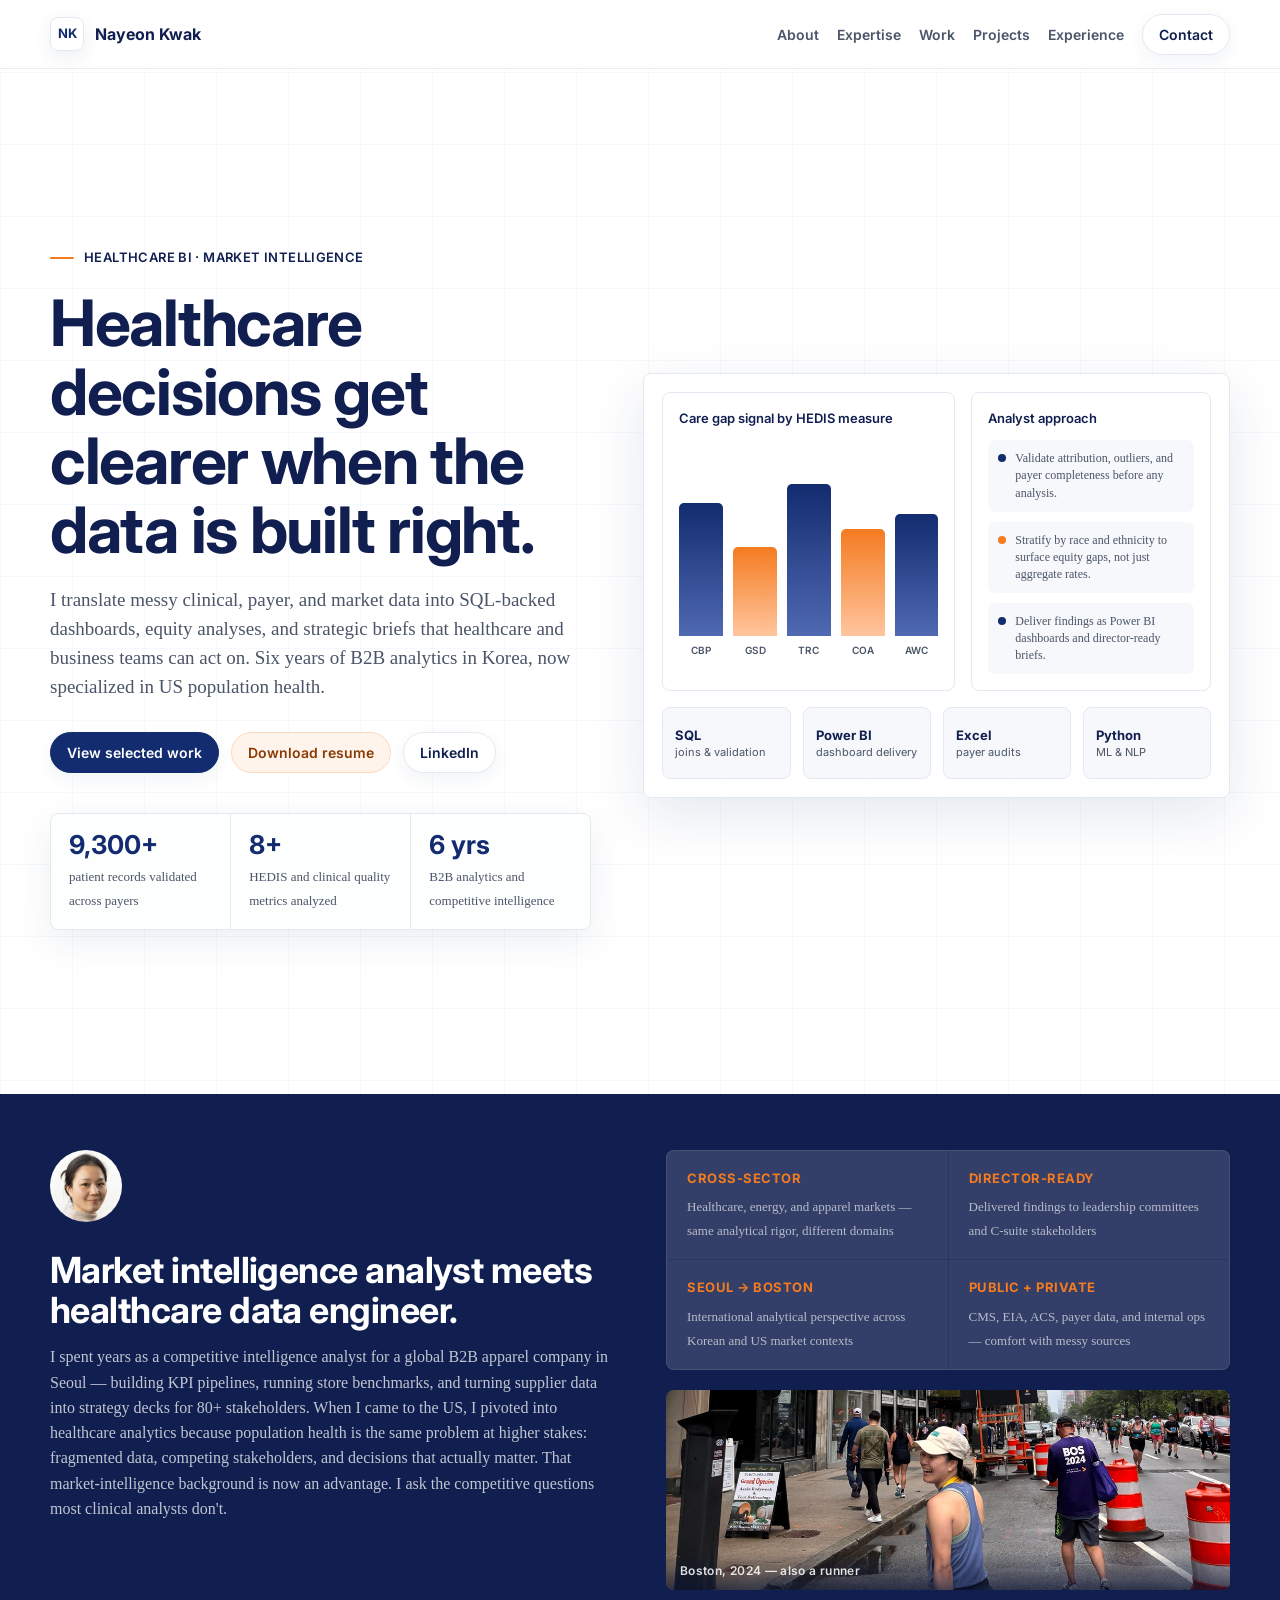
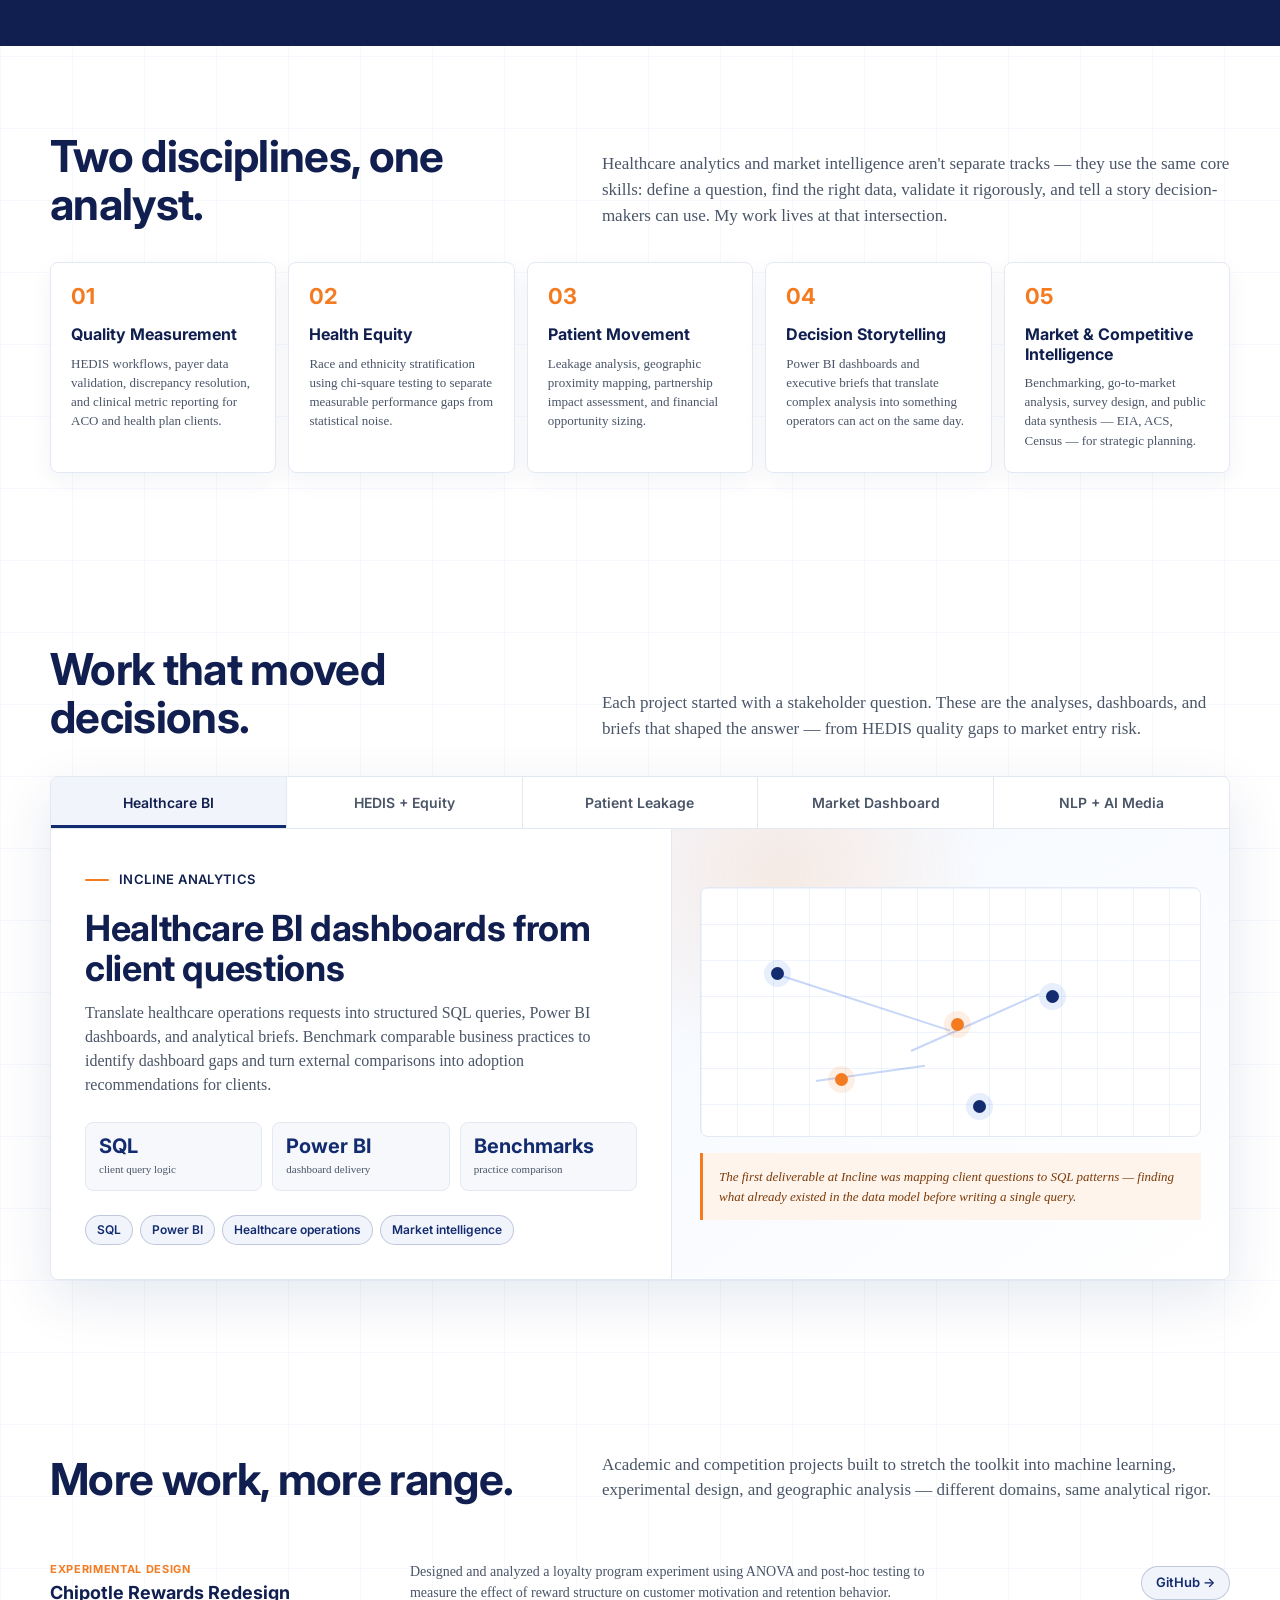
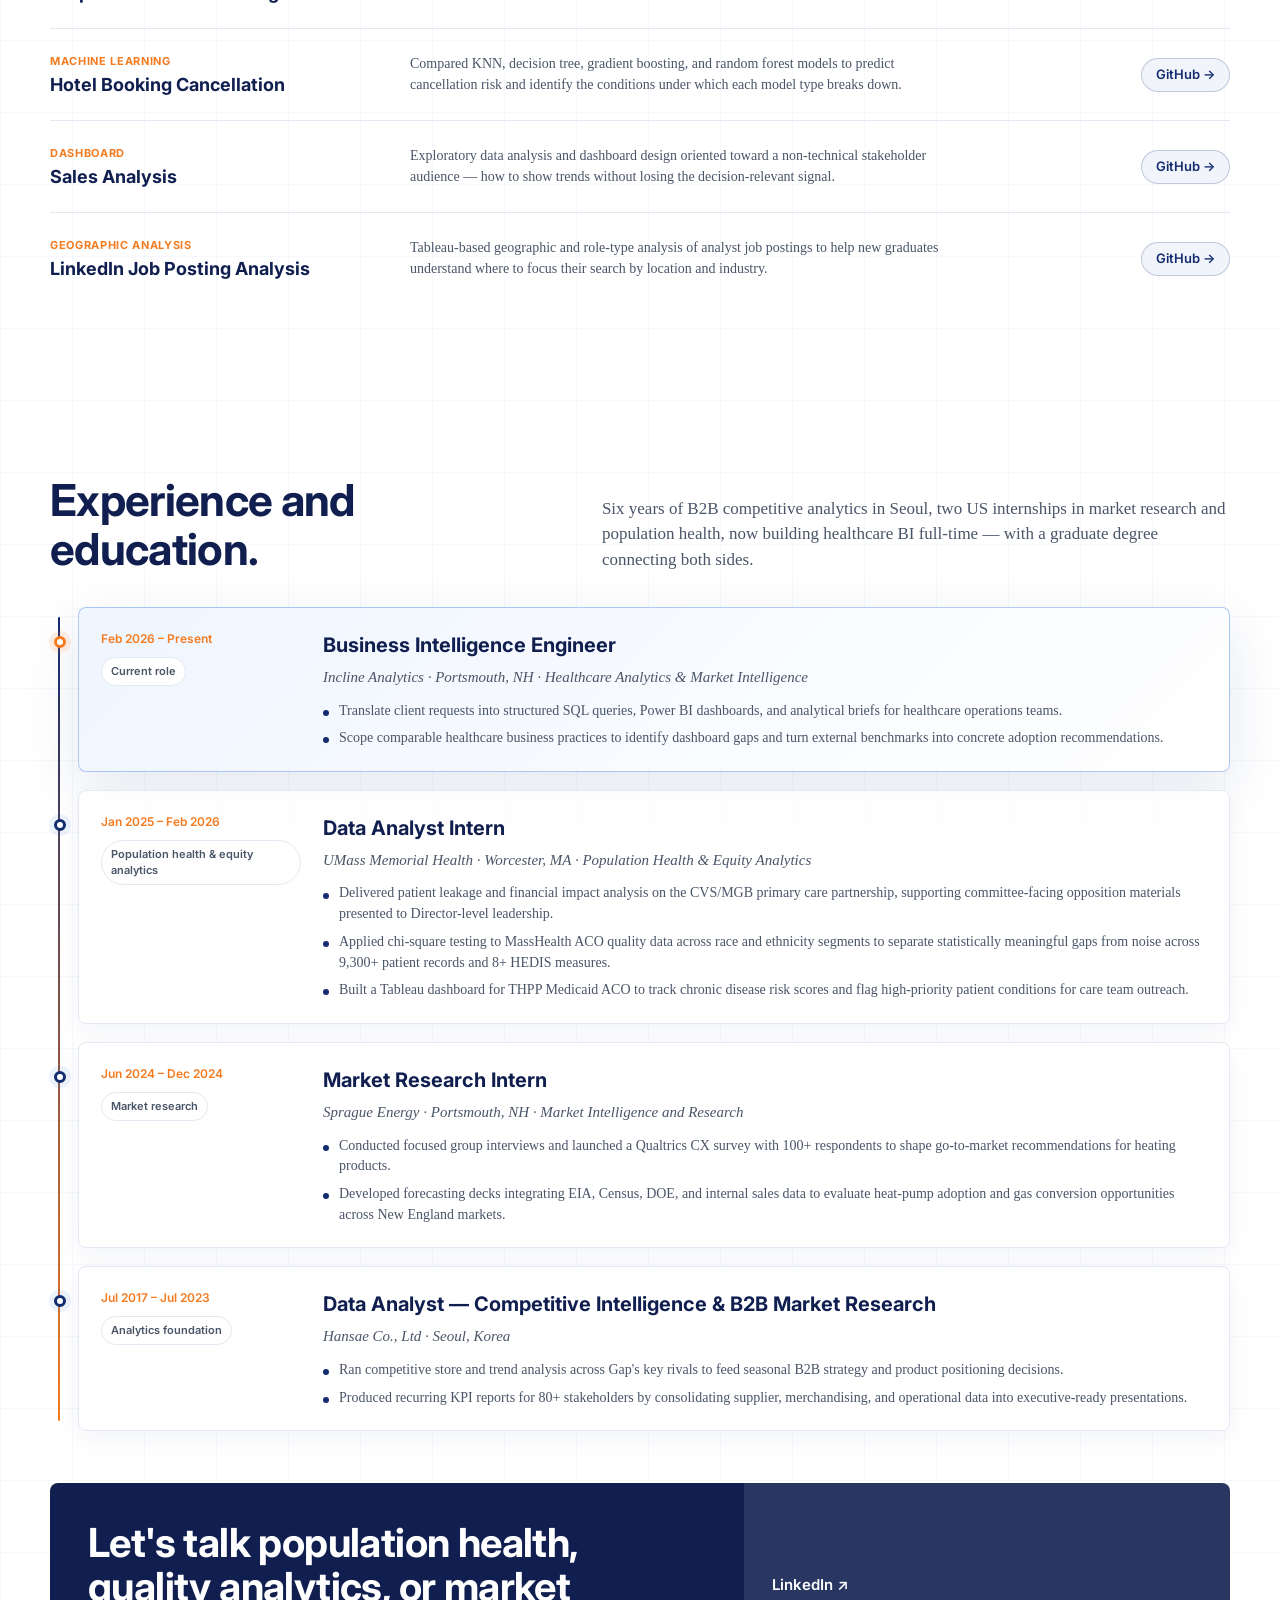
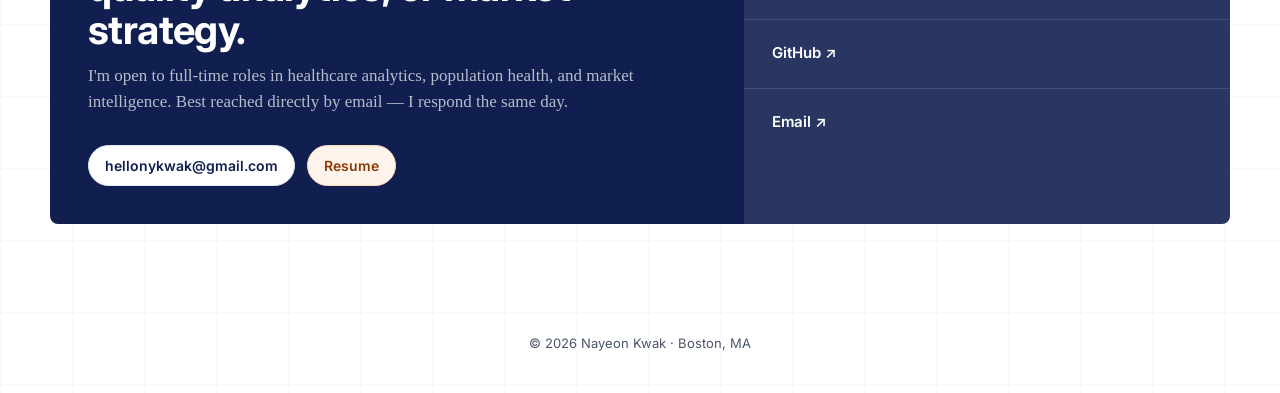
<file: mockups/portfolio-mockup-v3.html>
<!DOCTYPE html>
<html lang="en">
<head>
  <meta charset="UTF-8" />
  <meta name="viewport" content="width=device-width, initial-scale=1.0" />
  <title>Nayeon Kwak — Healthcare Analytics &amp; Market Intelligence</title>
  <link rel="preconnect" href="https://fonts.googleapis.com" />
  <link rel="preconnect" href="https://fonts.gstatic.com" crossorigin />
  <link href="https://fonts.googleapis.com/css2?family=Inter:wght@400;500;600;700&family=Georgia:ital,wght@0,400;1,400&display=swap" rel="stylesheet" />
  <style>
    :root {
      --ink:        #1a2332;
      --muted:      #4a5568;
      --quiet:      #f6f8fb;
      --line:       #e3e9f2;
      --blue:       #132b6f;
      --blue-900:   #101f4f;
      --blue-050:   #f1f4fb;
      --orange:     #f47b20;
      --orange-050: #fff4ec;
      --paper:      #ffffff;
      --shadow:     0 18px 55px rgba(13, 45, 108, 0.11);
      --radius:     8px;
      --font-sans:  'Inter', system-ui, sans-serif;
      --font-serif: Georgia, 'Times New Roman', serif;
    }

    *, *::before, *::after { box-sizing: border-box; }
    html { scroll-behavior: smooth; }

    body {
      margin: 0;
      color: var(--ink);
      background: var(--paper);
      font-family: var(--font-sans);
      line-height: 1.5;
      -webkit-font-smoothing: antialiased;
    }

    a { color: inherit; text-decoration: none; }
    button { font: inherit; }

    .page {
      min-height: 100vh;
      background:
        linear-gradient(90deg,  rgba(24, 90, 219, 0.04) 1px, transparent 1px),
        linear-gradient(180deg, rgba(24, 90, 219, 0.04) 1px, transparent 1px);
      background-size: 72px 72px;
    }

    /* ── NAV ─────────────────────────────────────────── */
    .nav-wrap {
      position: sticky;
      top: 0;
      z-index: 50;
      border-bottom: 1px solid rgba(227, 233, 242, 0.82);
      background: rgba(255, 255, 255, 0.90);
      backdrop-filter: blur(18px);
    }

    .nav {
      width: min(1180px, calc(100% - 32px));
      min-height: 68px;
      margin: 0 auto;
      display: flex;
      align-items: center;
      justify-content: space-between;
      gap: 22px;
    }

    .brand {
      display: flex;
      align-items: center;
      gap: 11px;
      min-width: max-content;
      font-weight: 700;
      color: var(--blue-900);
    }

    .mark {
      width: 34px;
      height: 34px;
      border: 1px solid var(--line);
      border-radius: 8px;
      display: grid;
      place-items: center;
      background: var(--paper);
      color: var(--blue);
      box-shadow: 0 6px 18px rgba(13, 45, 108, 0.08);
      font-size: 13px;
      font-weight: 700;
    }

    .nav-links {
      display: flex;
      align-items: center;
      gap: 18px;
      color: var(--muted);
      font-size: 14px;
      font-weight: 600;
    }

    .nav-links a:hover { color: var(--blue); }

    .nav-cta, .button {
      display: inline-flex;
      align-items: center;
      justify-content: center;
      gap: 9px;
      border: 1px solid var(--line);
      border-radius: 999px;
      padding: 9px 16px;
      background: var(--paper);
      color: var(--blue-900);
      font-size: 14px;
      font-weight: 600;
      box-shadow: 0 6px 18px rgba(13, 45, 108, 0.06);
      cursor: pointer;
      transition: box-shadow 0.15s, transform 0.15s;
    }

    .nav-cta:hover, .button:hover {
      box-shadow: 0 10px 28px rgba(13, 45, 108, 0.12);
      transform: translateY(-1px);
    }

    .button.primary {
      color: white;
      border-color: var(--blue);
      background: var(--blue);
    }

    .button.ghost-orange {
      color: #8a3a03;
      border-color: #ffd7bb;
      background: var(--orange-050);
      box-shadow: none;
    }

    /* ── LAYOUT HELPERS ──────────────────────────────── */
    .wrap { width: min(1180px, calc(100% - 32px)); margin: 0 auto; }

    h1, h2, h3, p { margin-top: 0; }

    h1 {
      max-width: 680px;
      margin-bottom: 22px;
      color: var(--blue-900);
      font-family: var(--font-sans);
      font-size: clamp(38px, 5.2vw, 64px);
      font-weight: 700;
      line-height: 1.08;
      letter-spacing: -0.02em;
    }

    .orange { color: var(--orange); }

    .kicker {
      display: inline-flex;
      align-items: center;
      gap: 10px;
      margin-bottom: 20px;
      color: var(--blue-900);
      font-size: 13px;
      font-weight: 600;
      letter-spacing: 0.03em;
      text-transform: uppercase;
    }

    .kicker::before {
      content: "";
      width: 24px;
      height: 2px;
      border-radius: 99px;
      background: var(--orange);
      flex: 0 0 auto;
    }

    /* ── HERO ─────────────────────────────────────────── */
    .hero {
      display: grid;
      grid-template-columns: minmax(0, 0.96fr) minmax(410px, 1.04fr);
      gap: 52px;
      align-items: center;
      padding: 86px 0 78px;
    }

    .lead {
      max-width: 600px;
      margin-bottom: 0;
      color: var(--muted);
      font-family: var(--font-serif);
      font-size: 19px;
      line-height: 1.52;
    }

    .hero-actions {
      display: flex;
      flex-wrap: wrap;
      gap: 12px;
      margin-top: 30px;
    }

    .proof-row {
      display: grid;
      grid-template-columns: repeat(3, 1fr);
      gap: 1px;
      max-width: 640px;
      margin-top: 40px;
      border: 1px solid var(--line);
      border-radius: var(--radius);
      overflow: hidden;
      background: var(--line);
      box-shadow: 0 12px 36px rgba(13, 45, 108, 0.08);
    }

    .proof {
      padding: 18px;
      background: rgba(255, 255, 255, 0.94);
    }

    .proof strong {
      display: block;
      margin-bottom: 5px;
      color: var(--blue);
      font-size: 26px;
      font-weight: 700;
      line-height: 1;
    }

    .proof span {
      color: var(--muted);
      font-size: 13px;
      font-family: var(--font-serif);
      line-height: 1.4;
    }

    /* ── HERO DASHBOARD MOCK ─────────────────────────── */
    .dashboard {
      border: 1px solid var(--line);
      border-radius: var(--radius);
      background: rgba(255, 255, 255, 0.82);
      box-shadow: var(--shadow);
      overflow: hidden;
    }

    .dash-top {
      display: flex;
      justify-content: space-between;
      align-items: center;
      gap: 14px;
      padding: 18px 18px 0;
    }

    .mini-profile { display: flex; align-items: center; gap: 12px; }

    .avatar {
      width: 50px;
      height: 50px;
      border-radius: 999px;
      border: 3px solid white;
      background: url("../images/about.png") 50% 16% / 160%;
      box-shadow: 0 8px 22px rgba(13, 45, 108, 0.18);
      flex: 0 0 auto;
    }

    .mini-profile b {
      display: block;
      color: var(--blue-900);
      font-weight: 700;
      font-size: 15px;
    }

    .mini-profile span {
      color: var(--muted);
      font-size: 12px;
      line-height: 1.35;
    }

    .status {
      padding: 6px 10px;
      border-radius: 999px;
      background: var(--orange-050);
      color: #8a3a03;
      border: 1px solid #ffd7bb;
      font-size: 12px;
      font-weight: 600;
      white-space: nowrap;
    }

    .dash-grid {
      display: grid;
      grid-template-columns: 1.1fr 0.9fr;
      gap: 16px;
      padding: 18px;
    }

    .panel {
      border: 1px solid var(--line);
      border-radius: var(--radius);
      background: var(--paper);
      padding: 16px;
    }

    .panel h3 {
      margin-bottom: 12px;
      color: var(--blue-900);
      font-size: 13px;
      font-weight: 600;
    }

    .bars {
      height: 196px;
      display: flex;
      align-items: flex-end;
      gap: 10px;
      padding-top: 10px;
    }

    .bar {
      flex: 1;
      min-width: 16px;
      border-radius: 5px 5px 0 0;
      background: linear-gradient(180deg, var(--blue), #4f69b2);
      position: relative;
    }

    .bar:nth-child(even) { background: linear-gradient(180deg, var(--orange), #ffc59e); }

    .bar::after {
      content: attr(data-label);
      position: absolute;
      bottom: -22px;
      left: 50%;
      transform: translateX(-50%);
      color: var(--muted);
      font-size: 10px;
      font-weight: 600;
      white-space: nowrap;
    }

    .signal-list { display: grid; gap: 10px; }

    .signal {
      display: flex;
      align-items: flex-start;
      gap: 9px;
      padding: 10px;
      border-radius: 7px;
      background: var(--quiet);
      color: var(--muted);
      font-size: 12px;
      font-family: var(--font-serif);
      line-height: 1.42;
    }

    .dot {
      width: 8px;
      height: 8px;
      margin-top: 4px;
      border-radius: 99px;
      background: var(--blue);
      flex: 0 0 auto;
    }

    .signal:nth-child(2) .dot { background: var(--orange); }

    .wide-panel {
      grid-column: 1 / -1;
      display: grid;
      grid-template-columns: repeat(4, 1fr);
      gap: 12px;
    }

    .chip {
      min-height: 72px;
      display: grid;
      align-content: center;
      padding: 12px;
      border-radius: 8px;
      background: var(--quiet);
      border: 1px solid var(--line);
    }

    .chip b {
      color: var(--blue-900);
      font-size: 13px;
      font-weight: 700;
    }

    .chip span {
      color: var(--muted);
      font-size: 11px;
      line-height: 1.35;
    }

    /* ── SECTIONS ────────────────────────────────────── */
    section { padding: 86px 0; }

    .section-head {
      display: grid;
      grid-template-columns: 0.9fr 1.1fr;
      gap: 38px;
      align-items: end;
      margin-bottom: 34px;
    }

    .section-head h2 {
      margin-bottom: 0;
      color: var(--blue-900);
      font-size: clamp(28px, 3.6vw, 44px);
      font-weight: 700;
      line-height: 1.1;
      letter-spacing: -0.015em;
    }

    .section-head p {
      margin-bottom: 0;
      color: var(--muted);
      font-family: var(--font-serif);
      font-size: 17px;
      line-height: 1.52;
    }

    /* ── ABOUT ───────────────────────────────────────── */
    .about-band {
      background: var(--blue-900);
      padding: 56px 0;
    }

    .about-inner {
      display: grid;
      grid-template-columns: 1fr 1fr;
      gap: 52px;
      align-items: start;
    }

    .about-left {
      display: flex;
      flex-direction: column;
      gap: 28px;
    }

    .about-headshot {
      width: 72px;
      height: 72px;
      border-radius: 999px;
      border: 3px solid rgba(255,255,255,0.18);
      background: url("../images/about.png") 50% 16% / 160%;
      flex: 0 0 auto;
    }

    .about-copy h2 {
      color: white;
      font-size: clamp(24px, 3vw, 36px);
      font-weight: 700;
      line-height: 1.12;
      letter-spacing: -0.015em;
      margin-bottom: 14px;
    }

    .about-copy p {
      color: rgba(255, 255, 255, 0.74);
      font-family: var(--font-serif);
      font-size: 16px;
      line-height: 1.58;
      margin-bottom: 0;
    }

    .about-right {
      display: flex;
      flex-direction: column;
      gap: 20px;
    }

    .about-quals {
      display: grid;
      grid-template-columns: 1fr 1fr;
      gap: 1px;
      border: 1px solid rgba(255, 255, 255, 0.13);
      border-radius: var(--radius);
      overflow: hidden;
      background: rgba(255, 255, 255, 0.10);
    }

    .about-qual {
      padding: 18px 20px;
      background: rgba(255, 255, 255, 0.05);
    }

    .about-qual strong {
      display: block;
      color: var(--orange);
      font-size: 13px;
      font-weight: 700;
      letter-spacing: 0.04em;
      text-transform: uppercase;
      margin-bottom: 5px;
    }

    .about-qual span {
      color: rgba(255, 255, 255, 0.65);
      font-size: 13px;
      font-family: var(--font-serif);
      line-height: 1.42;
    }

    .about-photo-card {
      border-radius: var(--radius);
      overflow: hidden;
      position: relative;
      height: 200px;
    }

    .about-photo-card img {
      width: 100%;
      height: 100%;
      object-fit: cover;
      object-position: 28% 82%;
      display: block;
    }

    .about-photo-label {
      position: absolute;
      bottom: 0;
      left: 0;
      right: 0;
      padding: 10px 14px;
      background: linear-gradient(transparent, rgba(10, 20, 50, 0.72));
      color: rgba(255,255,255,0.86);
      font-size: 12px;
      font-weight: 600;
      letter-spacing: 0.03em;
    }

    /* ── CAPABILITIES ────────────────────────────────── */
    .capability-grid {
      display: grid;
      grid-template-columns: repeat(5, 1fr);
      gap: 12px;
    }

    .capability {
      padding: 22px 20px;
      border: 1px solid var(--line);
      border-radius: var(--radius);
      background: rgba(255, 255, 255, 0.84);
      box-shadow: 0 8px 24px rgba(13, 45, 108, 0.05);
      transition: transform 0.18s ease, box-shadow 0.18s ease;
    }

    .capability:hover {
      transform: translateY(-3px);
      box-shadow: var(--shadow);
    }

    .capability .num {
      display: block;
      color: var(--orange);
      font-size: 22px;
      font-weight: 700;
      line-height: 1;
    }

    .capability h3 {
      margin: 18px 0 9px;
      color: var(--blue-900);
      font-size: 16px;
      font-weight: 700;
      line-height: 1.2;
    }

    .capability p {
      margin-bottom: 0;
      color: var(--muted);
      font-size: 13px;
      font-family: var(--font-serif);
      line-height: 1.48;
    }

    /* ── WORKBENCH (CASE STUDIES) ────────────────────── */
    .workbench {
      border: 1px solid var(--line);
      border-radius: var(--radius);
      background: var(--paper);
      box-shadow: var(--shadow);
      overflow: hidden;
    }

    .workbench-tabs {
      display: flex;
      gap: 1px;
      border-bottom: 1px solid var(--line);
      background: var(--line);
      overflow-x: auto;
    }

    .workbench-tab {
      flex: 1;
      min-width: 150px;
      border: 0;
      padding: 15px 16px;
      background: var(--paper);
      color: var(--muted);
      font-family: var(--font-sans);
      font-size: 14px;
      font-weight: 600;
      cursor: pointer;
      transition: background 0.12s, color 0.12s;
      white-space: nowrap;
    }

    .workbench-tab.active {
      color: var(--blue-900);
      background: var(--blue-050);
      box-shadow: inset 0 -3px 0 var(--blue);
    }

    .workbench-tab:hover:not(.active) { background: var(--quiet); }

    .workbench-body {
      display: grid;
      grid-template-columns: 1fr 0.9fr;
      min-height: 420px;
    }

    .case-copy { padding: 34px; }

    .case-copy h3 {
      max-width: 560px;
      margin-bottom: 12px;
      color: var(--blue-900);
      font-size: clamp(24px, 3.2vw, 36px);
      font-weight: 700;
      line-height: 1.1;
      letter-spacing: -0.01em;
    }

    .case-copy p {
      color: var(--muted);
      font-family: var(--font-serif);
      font-size: 16px;
      line-height: 1.52;
    }

    .case-meta {
      display: grid;
      grid-template-columns: repeat(3, 1fr);
      gap: 10px;
      margin: 24px 0;
    }

    .meta {
      padding: 13px;
      border: 1px solid var(--line);
      border-radius: 8px;
      background: var(--quiet);
    }

    .meta b {
      display: block;
      color: var(--blue);
      font-size: 20px;
      font-weight: 700;
      line-height: 1;
    }

    .meta span {
      display: block;
      margin-top: 6px;
      color: var(--muted);
      font-size: 11px;
      font-family: var(--font-serif);
      line-height: 1.35;
    }

    .method-row {
      display: flex;
      flex-wrap: wrap;
      gap: 7px;
      margin-top: 20px;
    }

    .method {
      padding: 5px 11px;
      border-radius: 999px;
      border: 1px solid rgba(19, 43, 111, 0.22);
      background: var(--blue-050);
      color: var(--blue);
      font-size: 12px;
      font-weight: 600;
    }

    .case-visual {
      padding: 28px;
      background:
        radial-gradient(circle at 20% 10%, rgba(244, 123, 32, 0.12), transparent 200px),
        linear-gradient(145deg, #f4f8ff, #ffffff);
      border-left: 1px solid var(--line);
      display: grid;
      align-content: center;
      gap: 16px;
    }

    .care-map {
      height: 250px;
      border: 1px solid var(--line);
      border-radius: var(--radius);
      background:
        linear-gradient(90deg,  rgba(24, 90, 219, 0.07) 1px, transparent 1px),
        linear-gradient(180deg, rgba(24, 90, 219, 0.07) 1px, transparent 1px),
        var(--paper);
      background-size: 36px 36px;
      position: relative;
      overflow: hidden;
    }

    .node {
      position: absolute;
      width: 13px;
      height: 13px;
      border-radius: 99px;
      background: var(--blue);
      box-shadow: 0 0 0 7px rgba(24, 90, 219, 0.10);
    }

    .node.orange-node {
      background: var(--orange);
      box-shadow: 0 0 0 7px rgba(244, 123, 32, 0.12);
    }

    .path {
      position: absolute;
      height: 2px;
      transform-origin: left center;
      background: rgba(24, 90, 219, 0.24);
    }

    .case-insight {
      padding: 14px 16px;
      border-left: 3px solid var(--orange);
      background: var(--orange-050);
      color: #7a3a08;
      font-size: 13px;
      font-family: var(--font-serif);
      font-style: italic;
      line-height: 1.48;
    }

    /* ── PROJECTS ────────────────────────────────────── */
    .project-strip { display: grid; gap: 0; }

    .project-row {
      display: grid;
      grid-template-columns: 0.72fr 1.15fr 0.55fr;
      gap: 22px;
      align-items: center;
      padding: 18px 0;
      border-top: 1px solid var(--line);
    }

    .project-row:first-child { border-top: 0; }

    .project-row .type {
      color: var(--orange);
      font-size: 11px;
      font-weight: 700;
      text-transform: uppercase;
      letter-spacing: 0.06em;
    }

    .project-row h3 {
      margin-bottom: 4px;
      color: var(--blue-900);
      font-size: 18px;
      font-weight: 700;
    }

    .project-row p {
      margin-bottom: 0;
      color: var(--muted);
      font-size: 14px;
      font-family: var(--font-serif);
      line-height: 1.48;
    }

    .project-row a {
      justify-self: end;
      color: var(--blue);
      font-size: 13px;
      font-weight: 600;
      border: 1px solid rgba(19, 43, 111, 0.22);
      border-radius: 999px;
      padding: 6px 14px;
      background: var(--blue-050);
      transition: background 0.12s;
    }

    .project-row a:hover { background: var(--blue); color: white; }

    /* ── EXPERIENCE ──────────────────────────────────── */
    .career-track {
      position: relative;
      display: grid;
      gap: 18px;
      padding-left: 28px;
    }

    .career-track::before {
      content: "";
      position: absolute;
      top: 10px;
      bottom: 10px;
      left: 8px;
      width: 2px;
      border-radius: 99px;
      background: linear-gradient(180deg, var(--blue), var(--orange));
    }

    .career-batch {
      position: relative;
      display: grid;
      grid-template-columns: 200px minmax(0, 1fr);
      gap: 22px;
      padding: 22px;
      border: 1px solid var(--line);
      border-radius: var(--radius);
      background: rgba(255, 255, 255, 0.86);
      box-shadow: 0 8px 24px rgba(13, 45, 108, 0.05);
    }

    .career-batch::before {
      content: "";
      position: absolute;
      left: -25px;
      top: 28px;
      width: 12px;
      height: 12px;
      border-radius: 99px;
      background: var(--paper);
      border: 3px solid var(--blue);
      box-shadow: 0 0 0 5px rgba(24, 90, 219, 0.08);
    }

    .career-batch.current {
      border-color: rgba(24, 90, 219, 0.32);
      background: linear-gradient(135deg, rgba(238, 245, 255, 0.94), rgba(255, 255, 255, 0.92));
      box-shadow: var(--shadow);
    }

    .career-batch.current::before {
      border-color: var(--orange);
      box-shadow: 0 0 0 5px rgba(244, 123, 32, 0.12);
    }

    .career-date {
      color: var(--orange);
      font-size: 12px;
      font-weight: 600;
    }

    .career-stage {
      display: inline-flex;
      width: fit-content;
      margin-top: 9px;
      padding: 5px 9px;
      border: 1px solid var(--line);
      border-radius: 999px;
      background: var(--paper);
      color: var(--muted);
      font-size: 11px;
      font-weight: 600;
    }

    .career-copy h3 {
      margin: 0 0 6px;
      color: var(--blue-900);
      font-size: 20px;
      font-weight: 700;
    }

    .career-copy .company {
      margin-bottom: 12px;
      color: var(--muted);
      font-size: 15px;
      font-family: var(--font-serif);
      font-style: italic;
    }

    .career-list {
      display: grid;
      gap: 7px;
      margin: 0;
      padding: 0;
      list-style: none;
    }

    .career-list li {
      position: relative;
      padding-left: 16px;
      color: var(--muted);
      font-size: 14px;
      font-family: var(--font-serif);
      line-height: 1.48;
    }

    .career-list li::before {
      content: "";
      position: absolute;
      left: 0;
      top: 0.65em;
      width: 6px;
      height: 6px;
      border-radius: 99px;
      background: var(--blue);
      flex: 0 0 auto;
    }

    /* ── EDUCATION ───────────────────────────────────── */
    .edu-grid {
      display: grid;
      grid-template-columns: repeat(2, 1fr);
      gap: 16px;
      margin-top: 32px;
    }

    .edu-card {
      padding: 22px;
      border: 1px solid var(--line);
      border-radius: var(--radius);
      background: rgba(255, 255, 255, 0.84);
    }

    .edu-card .degree {
      color: var(--blue-900);
      font-size: 17px;
      font-weight: 700;
      margin-bottom: 4px;
    }

    .edu-card .school {
      color: var(--muted);
      font-size: 14px;
      font-family: var(--font-serif);
      font-style: italic;
      margin-bottom: 8px;
    }

    .edu-card .year {
      color: var(--orange);
      font-size: 12px;
      font-weight: 600;
    }

    /* ── CONTACT ─────────────────────────────────────── */
    .contact {
      margin-top: 52px;
      border-radius: var(--radius);
      background: var(--blue-900);
      color: white;
      overflow: hidden;
      display: grid;
      grid-template-columns: 1fr 0.7fr;
    }

    .contact-copy { padding: 38px; }

    .contact-copy h2 {
      margin-bottom: 12px;
      color: white;
      font-size: clamp(26px, 3.4vw, 40px);
      font-weight: 700;
      line-height: 1.08;
      letter-spacing: -0.015em;
    }

    .contact-copy p {
      color: rgba(255, 255, 255, 0.70);
      font-family: var(--font-serif);
      font-size: 17px;
      line-height: 1.52;
      margin-bottom: 0;
    }

    .contact-links {
      display: grid;
      align-content: center;
      gap: 1px;
      background: rgba(255, 255, 255, 0.10);
    }

    .contact-links a {
      padding: 22px 28px;
      color: white;
      font-size: 15px;
      font-weight: 600;
      border-top: 1px solid rgba(255, 255, 255, 0.12);
      transition: background 0.12s;
    }

    .contact-links a:first-child { border-top: 0; }
    .contact-links a:hover { background: rgba(255, 255, 255, 0.08); }

    .footer {
      padding: 24px 0 40px;
      color: var(--muted);
      text-align: center;
      font-size: 13px;
    }

    /* ── RESPONSIVE ──────────────────────────────────── */
    @media (max-width: 1080px) {
      .capability-grid { grid-template-columns: repeat(3, 1fr); }
    }

    @media (max-width: 980px) {
      .hero,
      .section-head,
      .workbench-body,
      .about-inner,
      .contact {
        grid-template-columns: 1fr;
      }

      .hero { gap: 32px; padding-top: 48px; }
      .dashboard { max-width: 680px; }

      .case-visual {
        border-left: 0;
        border-top: 1px solid var(--line);
      }

      .capability-grid { grid-template-columns: repeat(2, 1fr); }

      .about-right { gap: 16px; }
      .about-photo-card { height: 160px; }
    }

    @media (max-width: 680px) {
      .nav {
        min-height: auto;
        padding: 14px 0;
        align-items: flex-start;
        flex-direction: column;
      }

      .nav-links { width: 100%; overflow-x: auto; gap: 14px; padding-bottom: 3px; }

      h1 { font-size: 36px; }
      .lead { font-size: 16px; }

      .proof-row,
      .dash-grid,
      .wide-panel,
      .case-meta,
      .capability-grid,
      .edu-grid { grid-template-columns: 1fr; }

      .career-track { padding-left: 18px; }
      .career-track::before { left: 5px; }

      .career-batch {
        grid-template-columns: 1fr;
        gap: 10px;
        padding: 18px;
      }

      .career-batch::before { left: -19px; top: 24px; }

      .project-row { grid-template-columns: 1fr; gap: 8px; }
      .project-row a { justify-self: start; }

      .contact { grid-template-columns: 1fr; }
      .about-stats { grid-template-columns: 1fr 1fr; }

      .dash-grid, .case-copy, .case-visual, .contact-copy { padding: 20px; }

      section { padding: 60px 0; }
    }
  </style>
</head>
<body>
  <div class="page">

    <!-- NAV -->
    <header class="nav-wrap">
      <nav class="nav" aria-label="Site navigation">
        <a class="brand" href="#top"><span class="mark">NK</span><span>Nayeon Kwak</span></a>
        <div class="nav-links">
          <a href="#about">About</a>
          <a href="#focus">Expertise</a>
          <a href="#work">Work</a>
          <a href="#projects">Projects</a>
          <a href="#experience">Experience</a>
          <a class="nav-cta" href="mailto:hellonykwak@gmail.com">Contact</a>
        </div>
      </nav>
    </header>

    <main id="top">

      <!-- HERO -->
      <div class="wrap hero">
        <section aria-label="Introduction">
          <span class="kicker">Healthcare BI · Market Intelligence</span>
          <h1>Healthcare decisions get clearer when the data is built right.</h1>
          <p class="lead">I translate messy clinical, payer, and market data into SQL-backed dashboards, equity analyses, and strategic briefs that healthcare and business teams can act on. Six years of B2B analytics in Korea, now specialized in US population health.</p>
          <div class="hero-actions">
            <a class="button primary" href="#work">View selected work</a>
            <a class="button ghost-orange" href="https://drive.google.com/file/d/1zIgK_iS5o9Ofq2gWjBEyxLuDTwhhGHPo/view?usp=drive_link" target="_blank" rel="noreferrer">Download resume</a>
            <a class="button" href="https://www.linkedin.com/in/ny-kwak" target="_blank" rel="noreferrer">LinkedIn</a>
          </div>
          <div class="proof-row" aria-label="Key metrics">
            <div class="proof"><strong>9,300+</strong><span>patient records validated across payers</span></div>
            <div class="proof"><strong>8+</strong><span>HEDIS and clinical quality metrics analyzed</span></div>
            <div class="proof"><strong>6 yrs</strong><span>B2B analytics and competitive intelligence</span></div>
          </div>
        </section>

        <aside class="dashboard" aria-label="Healthcare analytics dashboard preview">
          <div class="dash-grid">
            <div class="panel">
              <h3>Care gap signal by HEDIS measure</h3>
              <div class="bars" aria-hidden="true">
                <div class="bar" data-label="CBP" style="height: 72%"></div>
                <div class="bar" data-label="GSD" style="height: 48%"></div>
                <div class="bar" data-label="TRC" style="height: 82%"></div>
                <div class="bar" data-label="COA" style="height: 58%"></div>
                <div class="bar" data-label="AWC" style="height: 66%"></div>
              </div>
            </div>
            <div class="panel">
              <h3>Analyst approach</h3>
              <div class="signal-list">
                <div class="signal"><span class="dot"></span><span>Validate attribution, outliers, and payer completeness before any analysis.</span></div>
                <div class="signal"><span class="dot"></span><span>Stratify by race and ethnicity to surface equity gaps, not just aggregate rates.</span></div>
                <div class="signal"><span class="dot"></span><span>Deliver findings as Power BI dashboards and director-ready briefs.</span></div>
              </div>
            </div>
            <div class="wide-panel">
              <div class="chip"><b>SQL</b><span>joins &amp; validation</span></div>
              <div class="chip"><b>Power BI</b><span>dashboard delivery</span></div>
              <div class="chip"><b>Excel</b><span>payer audits</span></div>
              <div class="chip"><b>Python</b><span>ML &amp; NLP</span></div>
            </div>
          </div>
        </aside>
      </div>

      <!-- ABOUT -->
      <div id="about" class="about-band">
        <div class="wrap about-inner">
          <div class="about-left">
            <div class="about-headshot" aria-hidden="true"></div>
            <div class="about-copy">
              <h2>Market intelligence analyst meets healthcare data engineer.</h2>
              <p>I spent years as a competitive intelligence analyst for a global B2B apparel company in Seoul — building KPI pipelines, running store benchmarks, and turning supplier data into strategy decks for 80+ stakeholders. When I came to the US, I pivoted into healthcare analytics because population health is the same problem at higher stakes: fragmented data, competing stakeholders, and decisions that actually matter. That market-intelligence background is now an advantage. I ask the competitive questions most clinical analysts don't.</p>
            </div>
          </div>
          <div class="about-right">
            <div class="about-quals">
              <div class="about-qual"><strong>Cross-sector</strong><span>Healthcare, energy, and apparel markets — same analytical rigor, different domains</span></div>
              <div class="about-qual"><strong>Director-ready</strong><span>Delivered findings to leadership committees and C-suite stakeholders</span></div>
              <div class="about-qual"><strong>Seoul → Boston</strong><span>International analytical perspective across Korean and US market contexts</span></div>
              <div class="about-qual"><strong>Public + Private</strong><span>CMS, EIA, ACS, payer data, and internal ops — comfort with messy sources</span></div>
            </div>
            <div class="about-photo-card">
              <img src="../images/running.jpg" alt="Nayeon at the Boston 2024 race" />
              <span class="about-photo-label">Boston, 2024 — also a runner</span>
            </div>
          </div>
        </div>
      </div>

      <!-- EXPERTISE -->
      <section id="focus">
        <div class="wrap">
          <div class="section-head">
            <h2>Two disciplines, one analyst.</h2>
            <p>Healthcare analytics and market intelligence aren't separate tracks — they use the same core skills: define a question, find the right data, validate it rigorously, and tell a story decision-makers can use. My work lives at that intersection.</p>
          </div>
          <div class="capability-grid">
            <article class="capability">
              <span class="num">01</span>
              <h3>Quality Measurement</h3>
              <p>HEDIS workflows, payer data validation, discrepancy resolution, and clinical metric reporting for ACO and health plan clients.</p>
            </article>
            <article class="capability">
              <span class="num">02</span>
              <h3>Health Equity</h3>
              <p>Race and ethnicity stratification using chi-square testing to separate measurable performance gaps from statistical noise.</p>
            </article>
            <article class="capability">
              <span class="num">03</span>
              <h3>Patient Movement</h3>
              <p>Leakage analysis, geographic proximity mapping, partnership impact assessment, and financial opportunity sizing.</p>
            </article>
            <article class="capability">
              <span class="num">04</span>
              <h3>Decision Storytelling</h3>
              <p>Power BI dashboards and executive briefs that translate complex analysis into something operators can act on the same day.</p>
            </article>
            <article class="capability">
              <span class="num">05</span>
              <h3>Market &amp; Competitive Intelligence</h3>
              <p>Benchmarking, go-to-market analysis, survey design, and public data synthesis — EIA, ACS, Census — for strategic planning.</p>
            </article>
          </div>
        </div>
      </section>

      <!-- CASE STUDIES -->
      <section id="work">
        <div class="wrap">
          <div class="section-head">
            <h2>Work that moved decisions.</h2>
            <p>Each project started with a stakeholder question. These are the analyses, dashboards, and briefs that shaped the answer — from HEDIS quality gaps to market entry risk.</p>
          </div>
          <div class="workbench">
            <div class="workbench-tabs" role="tablist" aria-label="Case studies">
              <button class="workbench-tab active" data-case="incline" role="tab" aria-selected="true">Healthcare BI</button>
              <button class="workbench-tab" data-case="hedis" role="tab" aria-selected="false">HEDIS + Equity</button>
              <button class="workbench-tab" data-case="leakage" role="tab" aria-selected="false">Patient Leakage</button>
              <button class="workbench-tab" data-case="market" role="tab" aria-selected="false">Market Dashboard</button>
              <button class="workbench-tab" data-case="nlp" role="tab" aria-selected="false">NLP + AI Media</button>
            </div>
            <div class="workbench-body">
              <article class="case-copy">
                <span class="kicker" id="case-kicker">Incline Analytics</span>
                <h3 id="case-title">Healthcare BI dashboards from client questions</h3>
                <p id="case-text">Translate healthcare operations requests into structured SQL queries, Power BI dashboards, and analytical briefs. Benchmark comparable business practices to identify dashboard gaps and turn external comparisons into adoption recommendations for clients.</p>
                <div class="case-meta">
                  <div class="meta"><b id="m1">SQL</b><span id="l1">client query logic</span></div>
                  <div class="meta"><b id="m2">Power BI</b><span id="l2">dashboard delivery</span></div>
                  <div class="meta"><b id="m3">Benchmarks</b><span id="l3">practice comparison</span></div>
                </div>
                <div class="method-row" id="methods">
                  <span class="method">SQL</span>
                  <span class="method">Power BI</span>
                  <span class="method">Healthcare operations</span>
                  <span class="method">Market intelligence</span>
                </div>
              </article>
              <aside class="case-visual" aria-label="Case visual">
                <div class="care-map" aria-hidden="true">
                  <span class="path" style="width: 180px; left: 78px; top: 86px; transform: rotate(18deg)"></span>
                  <span class="path" style="width: 140px; left: 210px; top: 162px; transform: rotate(-24deg)"></span>
                  <span class="path" style="width: 110px; left: 115px; top: 192px; transform: rotate(-8deg)"></span>
                  <span class="node" style="left: 70px; top: 79px"></span>
                  <span class="node orange-node" style="left: 250px; top: 130px"></span>
                  <span class="node" style="left: 345px; top: 102px"></span>
                  <span class="node orange-node" style="left: 134px; top: 185px"></span>
                  <span class="node" style="left: 272px; top: 212px"></span>
                </div>
                <div class="case-insight" id="case-note">The first deliverable at Incline was mapping client questions to SQL patterns — finding what already existed in the data model before writing a single query.</div>
              </aside>
            </div>
          </div>
        </div>
      </section>

      <!-- PROJECTS -->
      <section id="projects">
        <div class="wrap">
          <div class="section-head">
            <h2>More work, more range.</h2>
            <p>Academic and competition projects built to stretch the toolkit into machine learning, experimental design, and geographic analysis — different domains, same analytical rigor.</p>
          </div>
          <div class="project-strip">
            <article class="project-row">
              <div>
                <span class="type">Experimental Design</span>
                <h3>Chipotle Rewards Redesign</h3>
              </div>
              <p>Designed and analyzed a loyalty program experiment using ANOVA and post-hoc testing to measure the effect of reward structure on customer motivation and retention behavior.</p>
              <a href="https://github.com/yuuuuniii/Customer-Loyalty-Program-Redesign_Chipotle-Rewards.git" target="_blank" rel="noreferrer">GitHub →</a>
            </article>
            <article class="project-row">
              <div>
                <span class="type">Machine Learning</span>
                <h3>Hotel Booking Cancellation</h3>
              </div>
              <p>Compared KNN, decision tree, gradient boosting, and random forest models to predict cancellation risk and identify the conditions under which each model type breaks down.</p>
              <a href="https://github.com/yuuuuniii/Hotel-Booking-Cancellation-Analysis.git" target="_blank" rel="noreferrer">GitHub →</a>
            </article>
            <article class="project-row">
              <div>
                <span class="type">Dashboard</span>
                <h3>Sales Analysis</h3>
              </div>
              <p>Exploratory data analysis and dashboard design oriented toward a non-technical stakeholder audience — how to show trends without losing the decision-relevant signal.</p>
              <a href="https://github.com/yuuuuniii/Sales-Analysis.git" target="_blank" rel="noreferrer">GitHub →</a>
            </article>
            <article class="project-row">
              <div>
                <span class="type">Geographic Analysis</span>
                <h3>LinkedIn Job Posting Analysis</h3>
              </div>
              <p>Tableau-based geographic and role-type analysis of analyst job postings to help new graduates understand where to focus their search by location and industry.</p>
              <a href="https://github.com/yuuuuniii/LinkedIn-Posting-Analysis.git" target="_blank" rel="noreferrer">GitHub →</a>
            </article>
          </div>
        </div>
      </section>

      <!-- EXPERIENCE + EDUCATION -->
      <section id="experience">
        <div class="wrap">
          <div class="section-head">
            <h2>Experience and education.</h2>
            <p>Six years of B2B competitive analytics in Seoul, two US internships in market research and population health, now building healthcare BI full-time — with a graduate degree connecting both sides.</p>
          </div>

          <div class="career-track">
            <article class="career-batch current">
              <div>
                <div class="career-date">Feb 2026 – Present</div>
                <span class="career-stage">Current role</span>
              </div>
              <div class="career-copy">
                <h3>Business Intelligence Engineer</h3>
                <p class="company">Incline Analytics · Portsmouth, NH · Healthcare Analytics &amp; Market Intelligence</p>
                <ul class="career-list">
                  <li>Translate client requests into structured SQL queries, Power BI dashboards, and analytical briefs for healthcare operations teams.</li>
                  <li>Scope comparable healthcare business practices to identify dashboard gaps and turn external benchmarks into concrete adoption recommendations.</li>
                </ul>
              </div>
            </article>
            <article class="career-batch">
              <div>
                <div class="career-date">Jan 2025 – Feb 2026</div>
                <span class="career-stage">Population health &amp; equity analytics</span>
              </div>
              <div class="career-copy">
                <h3>Data Analyst Intern</h3>
                <p class="company">UMass Memorial Health · Worcester, MA · Population Health &amp; Equity Analytics</p>
                <ul class="career-list">
                  <li>Delivered patient leakage and financial impact analysis on the CVS/MGB primary care partnership, supporting committee-facing opposition materials presented to Director-level leadership.</li>
                  <li>Applied chi-square testing to MassHealth ACO quality data across race and ethnicity segments to separate statistically meaningful gaps from noise across 9,300+ patient records and 8+ HEDIS measures.</li>
                  <li>Built a Tableau dashboard for THPP Medicaid ACO to track chronic disease risk scores and flag high-priority patient conditions for care team outreach.</li>
                </ul>
              </div>
            </article>
            <article class="career-batch">
              <div>
                <div class="career-date">Jun 2024 – Dec 2024</div>
                <span class="career-stage">Market research</span>
              </div>
              <div class="career-copy">
                <h3>Market Research Intern</h3>
                <p class="company">Sprague Energy · Portsmouth, NH · Market Intelligence and Research</p>
                <ul class="career-list">
                  <li>Conducted focused group interviews and launched a Qualtrics CX survey with 100+ respondents to shape go-to-market recommendations for heating products.</li>
                  <li>Developed forecasting decks integrating EIA, Census, DOE, and internal sales data to evaluate heat-pump adoption and gas conversion opportunities across New England markets.</li>
                </ul>
              </div>
            </article>
            <article class="career-batch">
              <div>
                <div class="career-date">Jul 2017 – Jul 2023</div>
                <span class="career-stage">Analytics foundation</span>
              </div>
              <div class="career-copy">
                <h3>Data Analyst — Competitive Intelligence &amp; B2B Market Research</h3>
                <p class="company">Hansae Co., Ltd · Seoul, Korea</p>
                <ul class="career-list">
                  <li>Ran competitive store and trend analysis across Gap's key rivals to feed seasonal B2B strategy and product positioning decisions.</li>
                  <li>Produced recurring KPI reports for 80+ stakeholders by consolidating supplier, merchandising, and operational data into executive-ready presentations.</li>
                </ul>
              </div>
            </article>
          </div>


          <!-- CONTACT -->
          <div class="contact">
            <div class="contact-copy">
              <h2>Let's talk population health, quality analytics, or market strategy.</h2>
              <p>I'm open to full-time roles in healthcare analytics, population health, and market intelligence. Best reached directly by email — I respond the same day.</p>
              <div class="hero-actions">
                <a class="button" href="mailto:hellonykwak@gmail.com">hellonykwak@gmail.com</a>
                <a class="button ghost-orange" href="https://drive.google.com/file/d/1zIgK_iS5o9Ofq2gWjBEyxLuDTwhhGHPo/view?usp=drive_link" target="_blank" rel="noreferrer">Resume</a>
              </div>
            </div>
            <div class="contact-links">
              <a href="https://www.linkedin.com/in/ny-kwak" target="_blank" rel="noreferrer">LinkedIn ↗</a>
              <a href="https://github.com/yuuuuniii" target="_blank" rel="noreferrer">GitHub ↗</a>
              <a href="mailto:hellonykwak@gmail.com">Email ↗</a>
            </div>
          </div>
        </div>
      </section>
    </main>

    <footer class="footer wrap">
      &copy; 2026 Nayeon Kwak · Boston, MA
    </footer>
  </div>

  <script>
    const cases = {
      incline: {
        kicker: "Incline Analytics · Current role",
        title: "Healthcare BI dashboards from client questions",
        text: "Translate healthcare operations requests into structured SQL queries, Power BI dashboards, and analytical briefs. Benchmark comparable business practices to identify dashboard gaps and turn external comparisons into adoption recommendations for clients.",
        metrics: [["SQL", "client query logic"], ["Power BI", "dashboard delivery"], ["Benchmarks", "practice comparison"]],
        methods: ["SQL", "Power BI", "DAX", "Healthcare operations", "Market intelligence"],
        note: "The first deliverable was mapping client questions to SQL patterns — finding what already existed in the data model before writing a single query."
      },
      hedis: {
        kicker: "UMass Memorial Health · Population Health",
        title: "HEDIS performance and health equity analysis",
        text: "Presented quality and equity findings to Director-level leadership. Applied chi-square testing to MassHealth ACO quality data across race and ethnicity segments to separate statistically meaningful performance gaps from noise — across 9,300+ patient records and 8+ HEDIS measures.",
        metrics: [["9,300+", "patient records"], ["8+", "HEDIS measures"], ["Chi-sq.", "gap testing"]],
        methods: ["SQL", "Excel", "Epic / EHR", "HEDIS", "Health equity", "Chi-square"],
        note: "Key finding: aggregate performance masked a statistically significant disparity for one racial segment that did not appear until stratified analysis was applied."
      },
      leakage: {
        kicker: "UMass Memorial Health · Competitive Intelligence",
        title: "Patient leakage analysis for partnership impact",
        text: "Evaluated commercial patient migration risk from a CVS Minute Clinic / Mass General Brigham primary care partnership. Mapped clinic and practice proximity, estimated accessible patient volume, and sized financial implications to support committee-facing opposition documents.",
        metrics: [["Geo", "proximity mapping"], ["MGB/CVS", "partnership lens"], ["$", "opportunity sizing"]],
        methods: ["Geographic analysis", "Healthcare strategy", "Excel", "Stakeholder synthesis"],
        note: "The committee needed a number, not a framework. The analysis focused on estimating the accessible patient population within a drive-time radius before modeling financial exposure."
      },
      market: {
        kicker: "Sprague Energy · Market Intelligence",
        title: "Regional heating market forecasting dashboard",
        text: "Built Power BI dashboards integrating ACS, EIA, and internal sales data to visualize heating trends, natural gas adoption curves, demand scenarios, and market-entry risk across New England. Supported go-to-market decision-making for heat-pump and gas conversion products.",
        metrics: [["10+ yrs", "EIA + sales data"], ["100+", "survey respondents"], ["Power BI", "dashboard"]],
        methods: ["Power BI", "Power Query", "ACS", "EIA / DOE", "Qualtrics", "Market research"],
        note: "Public data (EIA, Census) told the structural story; internal sales data showed where adoption was already happening and where the gap between structure and behavior was widest."
      },
      nlp: {
        kicker: "RAISE-24 Data Science Competition · Special Mention Award",
        title: "AI media narrative analysis with NLP",
        text: "Analyzed 30,000+ news headlines using NLP techniques to model how media framing shapes public fear and perception of AI. Examined sentiment drift over time and across publication types. Received a Special Mention Award from the RAISE-24 competition.",
        metrics: [["30K+", "headlines analyzed"], ["NLP", "text + sentiment"], ["Award", "special mention"]],
        methods: ["Python", "NLTK / spaCy", "Sentiment analysis", "NLP", "Research communication"],
        note: "The most interesting finding was that fear-coded language peaked not after AI incidents, but after major product announcements — suggesting coverage is driven by novelty, not safety events."
      }
    };

    const tabs = document.querySelectorAll(".workbench-tab");

    const setCase = (name) => {
      const item = cases[name];
      if (!item) return;
      document.getElementById("case-kicker").textContent = item.kicker;
      document.getElementById("case-title").textContent = item.title;
      document.getElementById("case-text").textContent = item.text;
      document.getElementById("case-note").textContent = item.note;
      item.metrics.forEach((metric, i) => {
        const mEl = document.getElementById(`m${i + 1}`);
        const lEl = document.getElementById(`l${i + 1}`);
        if (mEl) mEl.textContent = metric[0];
        if (lEl) lEl.textContent = metric[1];
      });
      document.getElementById("methods").innerHTML =
        item.methods.map(m => `<span class="method">${m}</span>`).join("");
    };

    tabs.forEach((tab) => {
      tab.addEventListener("click", () => {
        tabs.forEach(b => { b.classList.remove("active"); b.setAttribute("aria-selected", "false"); });
        tab.classList.add("active");
        tab.setAttribute("aria-selected", "true");
        setCase(tab.dataset.case);
      });
    });
  </script>
</body>
</html>
</file>
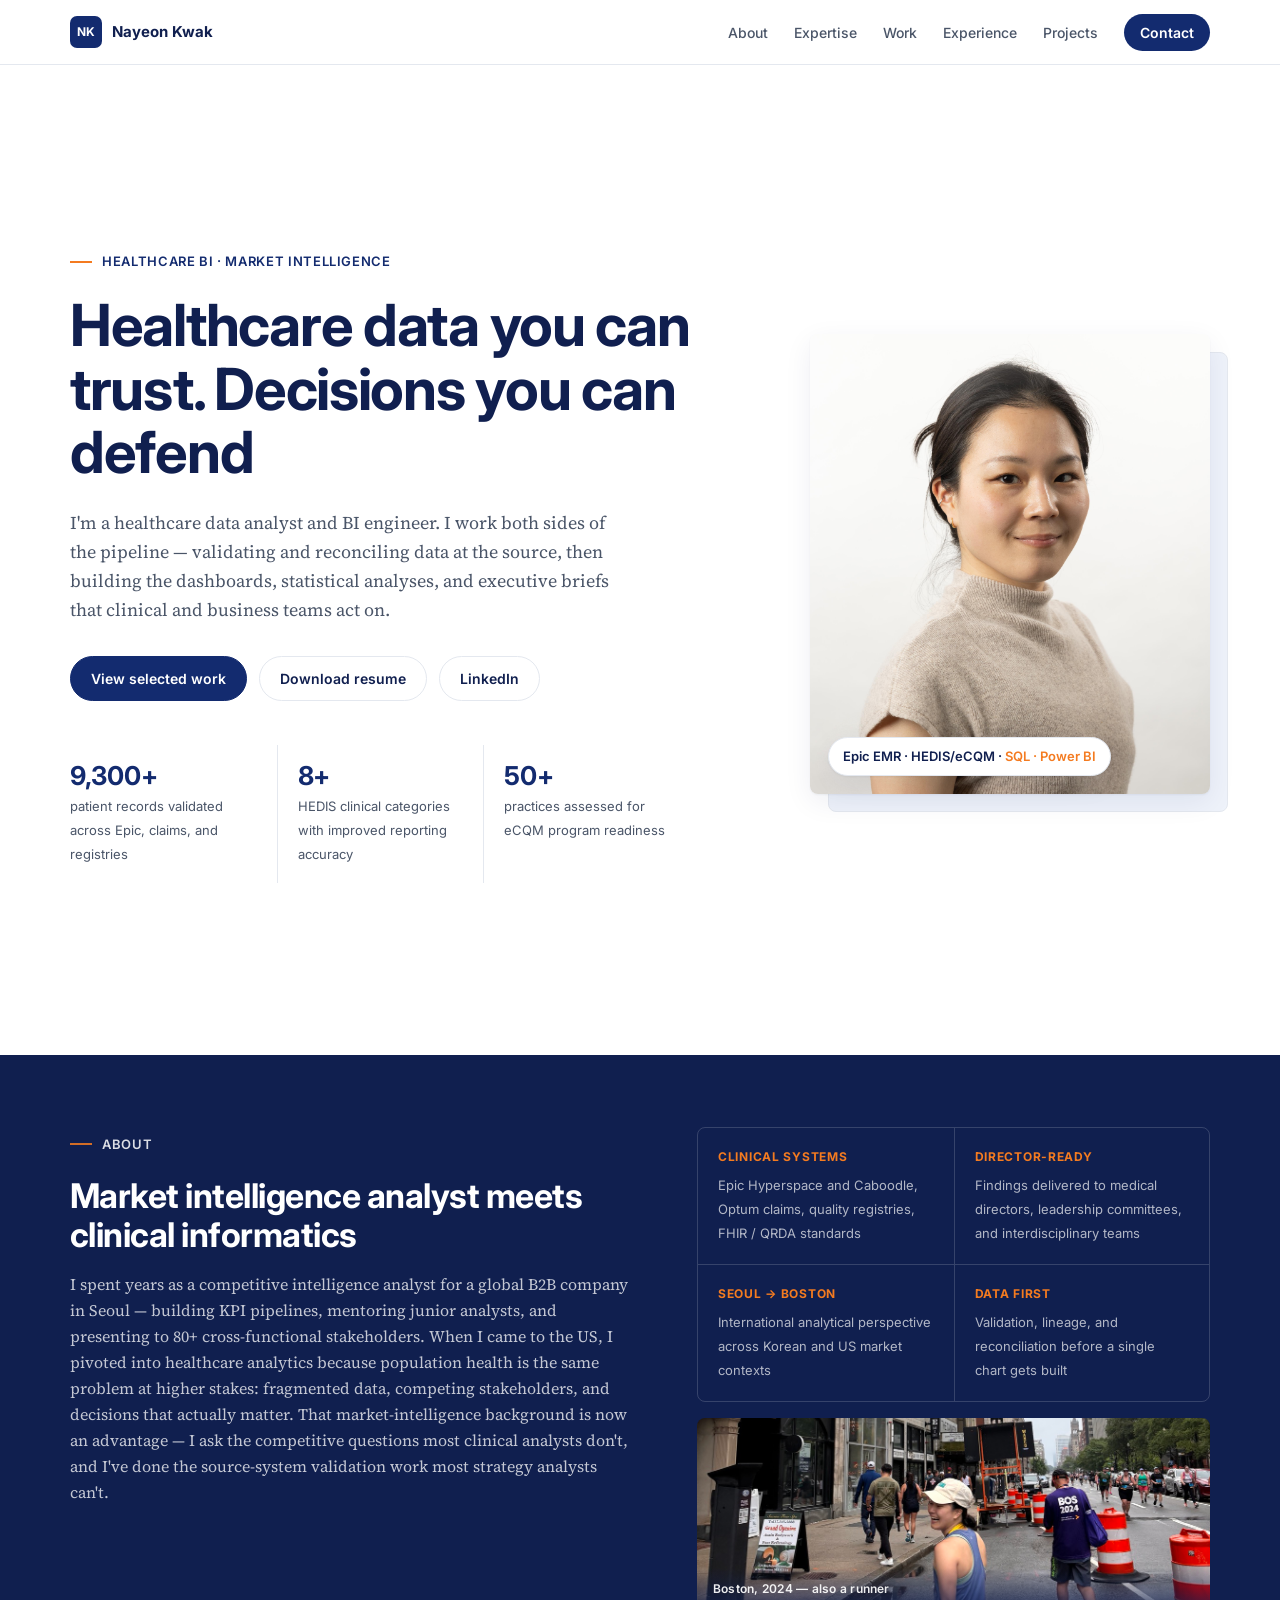
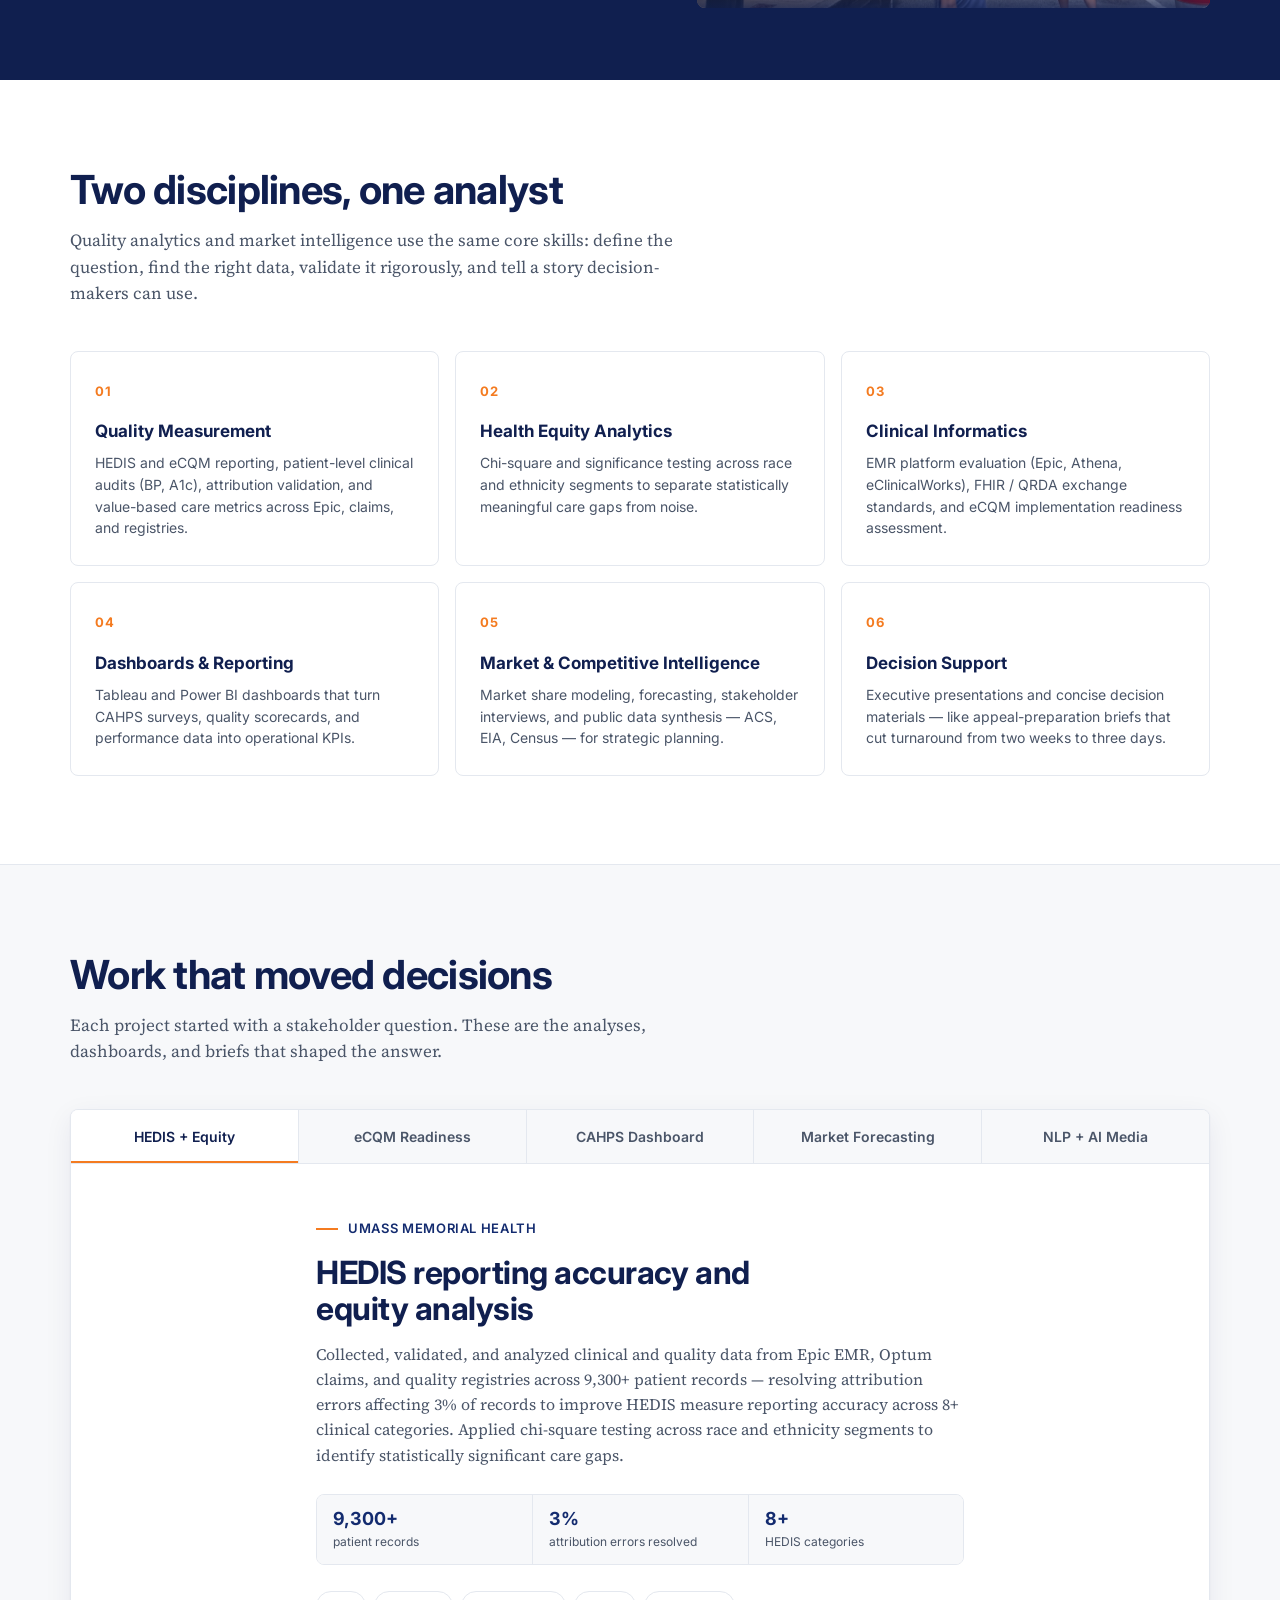
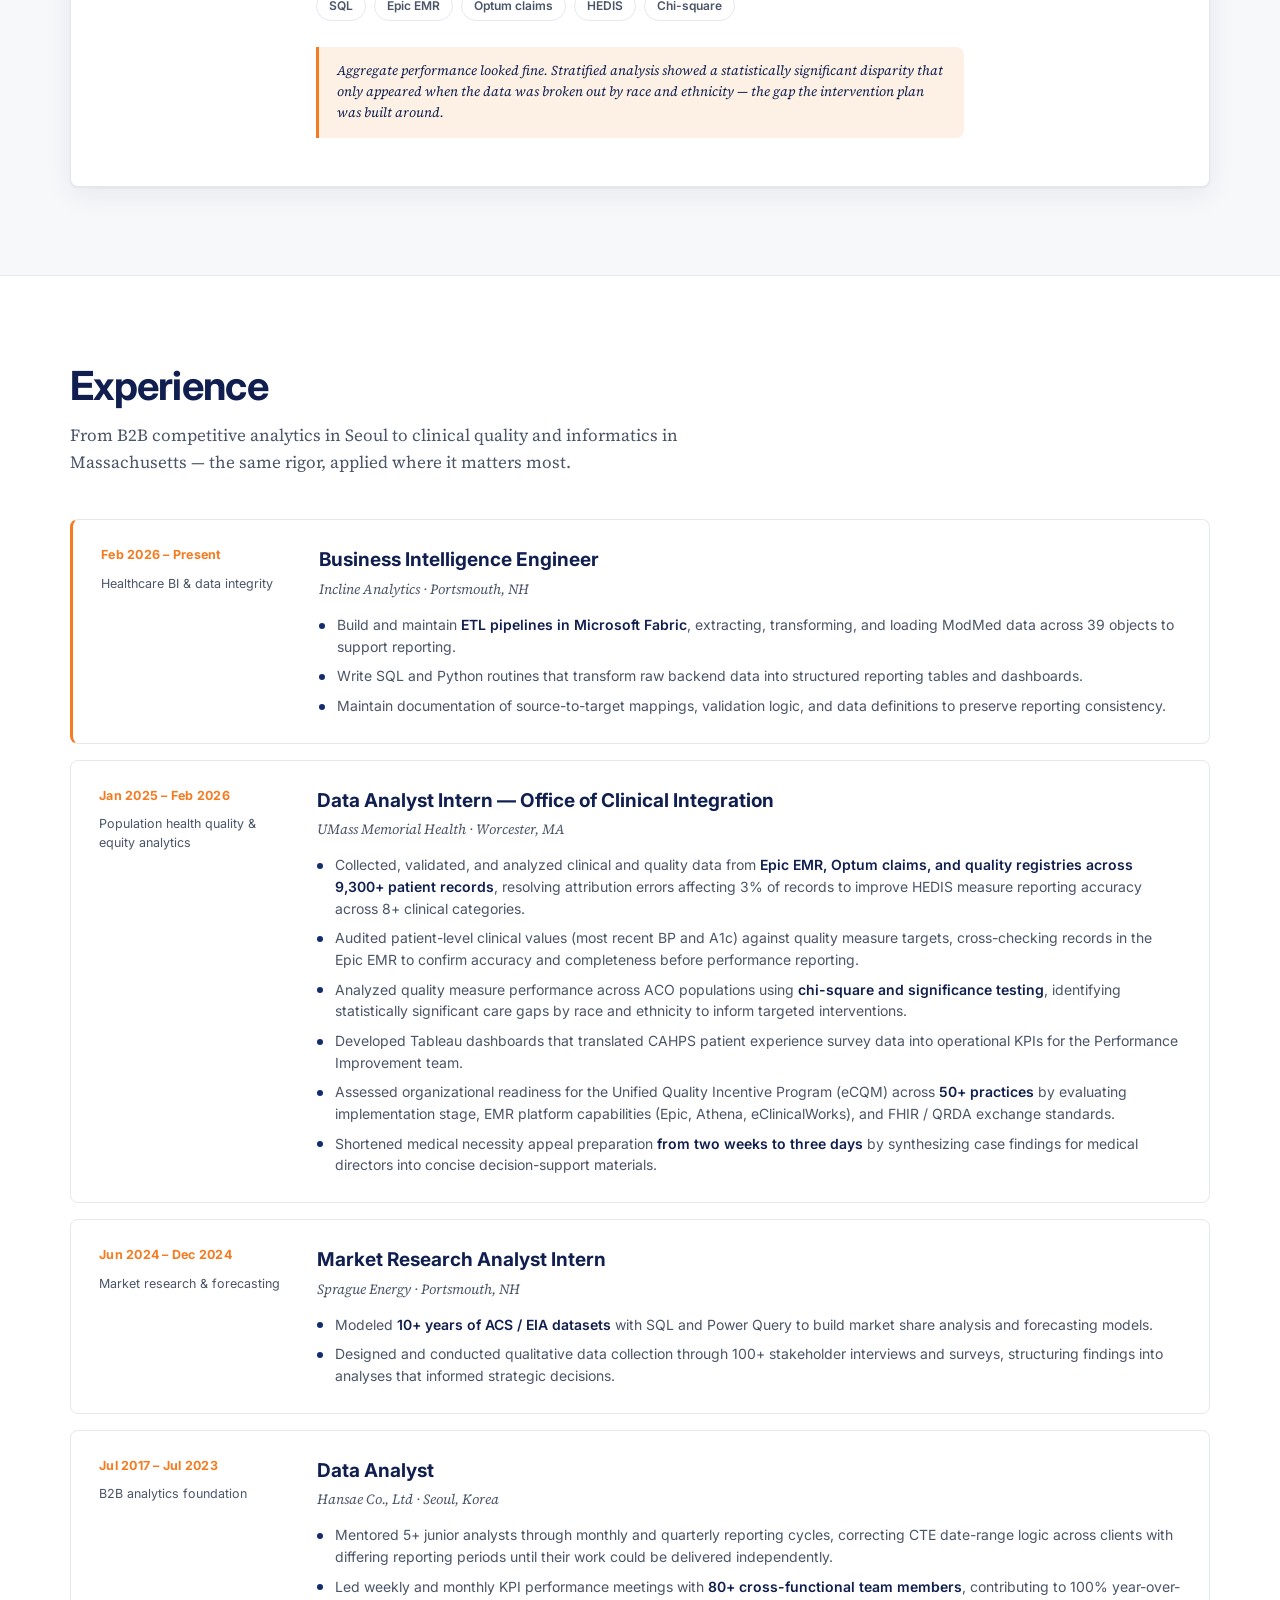
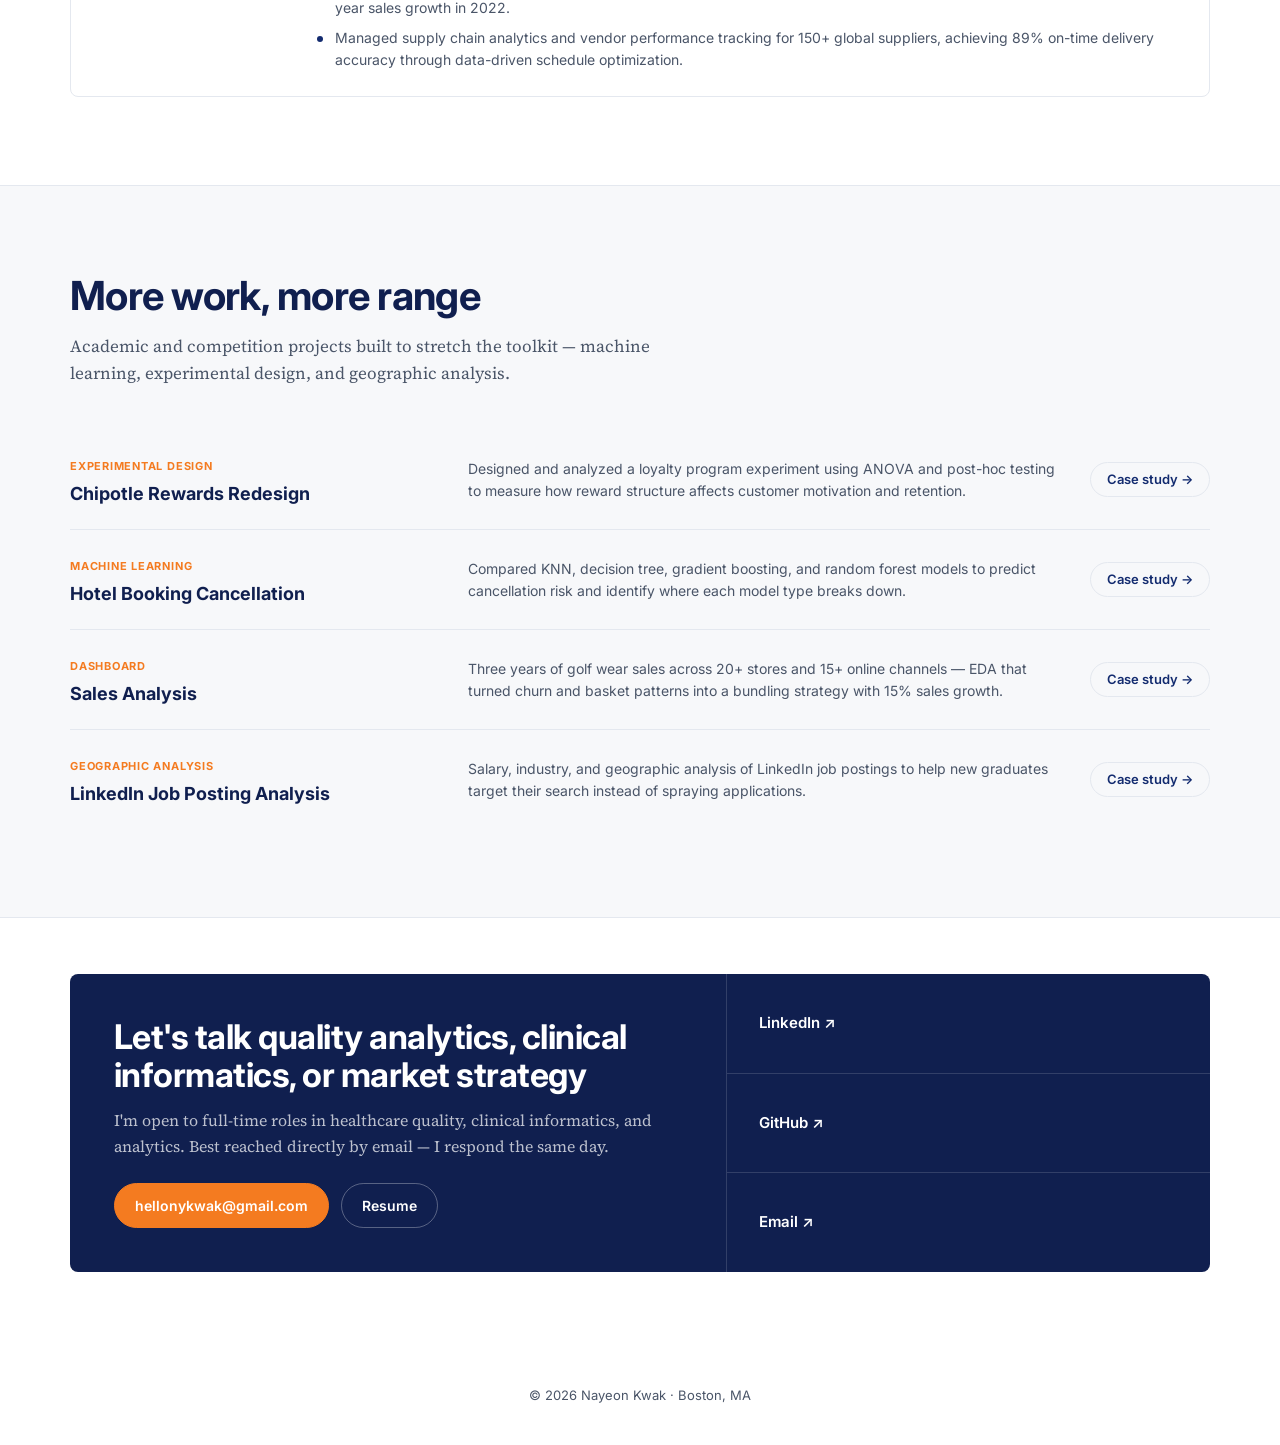
<file: mockups/portfolio-mockup-v4.html>
<!DOCTYPE html>
<html lang="en">
<head>
  <meta charset="UTF-8" />
  <meta name="viewport" content="width=device-width, initial-scale=1.0" />
  <title>Nayeon Kwak — Healthcare Data Analyst &amp; BI Engineer</title>
  <link rel="preconnect" href="https://fonts.googleapis.com" />
  <link rel="preconnect" href="https://fonts.gstatic.com" crossorigin />
  <link href="https://fonts.googleapis.com/css2?family=Inter:wght@400;500;600;700&family=Source+Serif+4:ital,opsz,wght@0,8..60,400;0,8..60,600;1,8..60,400&display=swap" rel="stylesheet" />
  <style>
    /* ─────────────────────────────────────────────────
       DESIGN SYSTEM — exactly 4 color roles.
       1. Navy   (--blue / --blue-deep / --blue-tint)  brand + headings
       2. Orange (--orange / --orange-tint)            single accent
       3. Grey   (--grey / --grey-line / --grey-bg)    text + structure
       4. White  (--paper)                             surfaces
       No other hues anywhere. One card style. One radius.
       ───────────────────────────────────────────────── */
    :root {
      --blue:        #132b6f;
      --blue-deep:   #101f4f;
      --blue-tint:   #eef2fa;

      --orange:      #f47b20;
      --orange-tint: #fdf0e4;

      --grey:        #4a5568;
      --grey-line:   #e4e8ef;
      --grey-bg:     #f7f8fa;

      --paper:       #ffffff;

      --radius: 8px;
      --shadow: 0 1px 2px rgba(16, 31, 79, 0.05), 0 8px 28px rgba(16, 31, 79, 0.07);
      --font-sans:  'Inter', system-ui, sans-serif;
      --font-serif: 'Source Serif 4', Georgia, 'Times New Roman', serif;
    }

    *, *::before, *::after { box-sizing: border-box; }
    html { scroll-behavior: smooth; }

    body {
      margin: 0;
      color: var(--blue-deep);
      background: var(--paper);
      font-family: var(--font-sans);
      line-height: 1.5;
      -webkit-font-smoothing: antialiased;
    }

    a { color: inherit; text-decoration: none; }
    button { font: inherit; }
    h1, h2, h3, p, ul { margin-top: 0; }

    .wrap { width: min(1140px, calc(100% - 40px)); margin: 0 auto; }

    /* ── The one card style, used everywhere ── */
    .card {
      border: 1px solid var(--grey-line);
      border-radius: var(--radius);
      background: var(--paper);
    }

    /* ── NAV ── */
    .nav-wrap {
      position: sticky;
      top: 0;
      z-index: 50;
      border-bottom: 1px solid var(--grey-line);
      background: rgba(255, 255, 255, 0.92);
      backdrop-filter: blur(14px);
    }

    .nav {
      width: min(1140px, calc(100% - 40px));
      min-height: 64px;
      margin: 0 auto;
      display: flex;
      align-items: center;
      justify-content: space-between;
      gap: 22px;
    }

    .brand {
      display: flex;
      align-items: center;
      gap: 10px;
      font-weight: 700;
      font-size: 15px;
      color: var(--blue-deep);
    }

    .mark {
      width: 32px;
      height: 32px;
      border-radius: 7px;
      display: grid;
      place-items: center;
      background: var(--blue);
      color: var(--paper);
      font-size: 12px;
      font-weight: 700;
      letter-spacing: 0.02em;
    }

    .nav-links {
      display: flex;
      align-items: center;
      gap: 26px;
      color: var(--grey);
      font-size: 14px;
      font-weight: 500;
    }

    .nav-links a:hover { color: var(--blue); }

    .nav-cta {
      padding: 8px 16px;
      border-radius: 999px;
      background: var(--blue);
      color: var(--paper);
      font-weight: 600;
    }

    .nav-cta:hover { background: var(--blue-deep); }

    /* ── HERO ── */
    .hero {
      display: grid;
      grid-template-columns: minmax(0, 1fr) 400px;
      gap: 64px;
      align-items: center;
      padding: 92px 0 84px;
    }

    .kicker {
      display: inline-flex;
      align-items: center;
      gap: 10px;
      margin-bottom: 22px;
      color: var(--blue);
      font-size: 13px;
      font-weight: 600;
      letter-spacing: 0.05em;
      text-transform: uppercase;
    }

    .kicker::before {
      content: "";
      width: 22px;
      height: 2px;
      background: var(--orange);
      flex: 0 0 auto;
    }

    h1 {
      margin-bottom: 24px;
      color: var(--blue-deep);
      font-size: clamp(36px, 4.8vw, 58px);
      font-weight: 700;
      line-height: 1.1;
      letter-spacing: -0.022em;
    }

    .lead {
      max-width: 560px;
      margin-bottom: 0;
      color: var(--grey);
      font-family: var(--font-serif);
      font-size: 18px;
      line-height: 1.6;
    }

    .hero-actions {
      display: flex;
      flex-wrap: wrap;
      gap: 12px;
      margin-top: 32px;
    }

    .button {
      display: inline-flex;
      align-items: center;
      padding: 11px 20px;
      border: 1px solid var(--grey-line);
      border-radius: 999px;
      background: var(--paper);
      color: var(--blue-deep);
      font-size: 14px;
      font-weight: 600;
      cursor: pointer;
      transition: border-color 0.15s, background 0.15s;
    }

    .button:hover { border-color: var(--blue); }

    .button.primary {
      border-color: var(--blue);
      background: var(--blue);
      color: var(--paper);
    }

    .button.primary:hover { background: var(--blue-deep); }

    /* hero proof strip — one card, internal dividers */
    .proof-row {
      display: grid;
      grid-template-columns: repeat(3, 1fr);
      max-width: 620px;
      margin-top: 44px;
      overflow: hidden;
    }

    .proof {
      padding: 18px 20px;
      border-left: 1px solid var(--grey-line);
    }

    .proof:first-child { border-left: 0; padding-left: 0; }

    .proof strong {
      display: block;
      margin-bottom: 4px;
      color: var(--blue);
      font-size: 26px;
      font-weight: 700;
      line-height: 1;
      letter-spacing: -0.01em;
    }

    .proof span {
      color: var(--grey);
      font-size: 13px;
      line-height: 1.45;
    }

    /* hero portrait */
    .portrait-frame {
      position: relative;
      justify-self: end;
      width: 100%;
      max-width: 400px;
    }

    .portrait-frame::before {
      content: "";
      position: absolute;
      inset: 18px -18px -18px 18px;
      border: 1px solid var(--grey-line);
      border-radius: var(--radius);
      background: var(--blue-tint);
      z-index: 0;
    }

    .portrait {
      position: relative;
      z-index: 1;
      width: 100%;
      aspect-ratio: 4 / 4.6;
      border-radius: var(--radius);
      object-fit: cover;
      object-position: 50% 22%;
      box-shadow: var(--shadow);
      display: block;
    }

    .portrait-tag {
      position: absolute;
      z-index: 2;
      left: 18px;
      bottom: 18px;
      padding: 9px 14px;
      border-radius: 999px;
      background: var(--paper);
      border: 1px solid var(--grey-line);
      color: var(--blue-deep);
      font-size: 13px;
      font-weight: 600;
      box-shadow: var(--shadow);
    }

    .portrait-tag em {
      font-style: normal;
      color: var(--orange);
    }

    /* ── SECTIONS ── */
    section { padding: 88px 0; }
    section.tinted { background: var(--grey-bg); border-top: 1px solid var(--grey-line); border-bottom: 1px solid var(--grey-line); }

    .section-head {
      max-width: 640px;
      margin-bottom: 44px;
    }

    .section-head h2 {
      margin-bottom: 14px;
      color: var(--blue-deep);
      font-size: clamp(26px, 3.4vw, 40px);
      font-weight: 700;
      line-height: 1.12;
      letter-spacing: -0.018em;
    }

    .section-head p {
      margin-bottom: 0;
      color: var(--grey);
      font-family: var(--font-serif);
      font-size: 17px;
      line-height: 1.56;
    }

    /* ── ABOUT ── */
    .about-band {
      background: var(--blue-deep);
      padding: 72px 0;
    }

    .about-inner {
      display: grid;
      grid-template-columns: 1.05fr 0.95fr;
      gap: 60px;
      align-items: start;
    }

    .about-copy .kicker { color: var(--paper); opacity: 0.85; }

    .about-copy h2 {
      color: var(--paper);
      font-size: clamp(24px, 3vw, 34px);
      font-weight: 700;
      line-height: 1.15;
      letter-spacing: -0.015em;
      margin-bottom: 18px;
    }

    .about-copy p {
      color: rgba(255, 255, 255, 0.75);
      font-family: var(--font-serif);
      font-size: 16px;
      line-height: 1.62;
      margin-bottom: 0;
    }

    .about-right {
      display: grid;
      gap: 16px;
    }

    .about-quals {
      display: grid;
      grid-template-columns: 1fr 1fr;
      border: 1px solid rgba(255, 255, 255, 0.16);
      border-radius: var(--radius);
      overflow: hidden;
    }

    .about-qual {
      padding: 20px;
      border-left: 1px solid rgba(255, 255, 255, 0.16);
      border-top: 1px solid rgba(255, 255, 255, 0.16);
    }

    .about-qual:nth-child(-n+2) { border-top: 0; }
    .about-qual:nth-child(odd)  { border-left: 0; }

    .about-qual strong {
      display: block;
      color: var(--orange);
      font-size: 12px;
      font-weight: 700;
      letter-spacing: 0.06em;
      text-transform: uppercase;
      margin-bottom: 6px;
    }

    .about-qual span {
      color: rgba(255, 255, 255, 0.68);
      font-size: 13px;
      line-height: 1.5;
    }

    .about-photo {
      position: relative;
      border-radius: var(--radius);
      overflow: hidden;
      height: 190px;
    }

    .about-photo img {
      width: 100%;
      height: 100%;
      object-fit: cover;
      object-position: 28% 78%;
      display: block;
    }

    .about-photo span {
      position: absolute;
      left: 0; right: 0; bottom: 0;
      padding: 12px 16px 10px;
      background: linear-gradient(transparent, rgba(16, 31, 79, 0.78));
      color: rgba(255, 255, 255, 0.92);
      font-size: 12px;
      font-weight: 600;
      letter-spacing: 0.02em;
    }

    /* ── EXPERTISE ── */
    .capability-grid {
      display: grid;
      grid-template-columns: repeat(3, 1fr);
      gap: 16px;
    }

    .capability {
      padding: 26px 24px;
      transition: border-color 0.15s;
    }

    .capability:hover { border-color: var(--blue); }

    .capability .num {
      display: inline-block;
      margin-bottom: 20px;
      color: var(--orange);
      font-size: 13px;
      font-weight: 700;
      letter-spacing: 0.08em;
    }

    .capability h3 {
      margin-bottom: 10px;
      color: var(--blue-deep);
      font-size: 17px;
      font-weight: 700;
      line-height: 1.25;
    }

    .capability p {
      margin-bottom: 0;
      color: var(--grey);
      font-size: 14px;
      line-height: 1.55;
    }

    /* ── CASE STUDIES ── */
    .workbench { overflow: hidden; box-shadow: var(--shadow); }

    .workbench-tabs {
      display: flex;
      border-bottom: 1px solid var(--grey-line);
      background: var(--grey-bg);
      overflow-x: auto;
    }

    .workbench-tab {
      flex: 1;
      min-width: 150px;
      border: 0;
      border-right: 1px solid var(--grey-line);
      padding: 16px;
      background: transparent;
      color: var(--grey);
      font-size: 14px;
      font-weight: 600;
      cursor: pointer;
      white-space: nowrap;
      transition: color 0.12s, background 0.12s;
    }

    .workbench-tab:last-child { border-right: 0; }

    .workbench-tab.active {
      color: var(--blue-deep);
      background: var(--paper);
      box-shadow: inset 0 -2px 0 var(--orange);
    }

    .workbench-tab:hover:not(.active) { color: var(--blue); }

    .workbench-body {
      display: block;
      min-height: 360px;
    }

    .case-copy {
      max-width: 720px;
      margin: 0 auto;
      padding: 48px 36px;
    }

    .case-copy .kicker { margin-bottom: 16px; }

    .case-copy h3 {
      max-width: 520px;
      margin-bottom: 14px;
      color: var(--blue-deep);
      font-size: clamp(22px, 2.8vw, 32px);
      font-weight: 700;
      line-height: 1.14;
      letter-spacing: -0.015em;
    }

    .case-copy > p {
      color: var(--grey);
      font-family: var(--font-serif);
      font-size: 16px;
      line-height: 1.58;
    }

    .case-meta {
      display: grid;
      grid-template-columns: repeat(3, 1fr);
      margin: 26px 0;
      border: 1px solid var(--grey-line);
      border-radius: var(--radius);
      overflow: hidden;
    }

    .meta {
      padding: 14px 16px;
      border-left: 1px solid var(--grey-line);
      background: var(--grey-bg);
    }

    .meta:first-child { border-left: 0; }

    .meta b {
      display: block;
      color: var(--blue);
      font-size: 18px;
      font-weight: 700;
      line-height: 1.1;
    }

    .meta span {
      display: block;
      margin-top: 5px;
      color: var(--grey);
      font-size: 12px;
      line-height: 1.35;
    }

    .method-row {
      display: flex;
      flex-wrap: wrap;
      gap: 8px;
    }

    .method {
      padding: 5px 12px;
      border-radius: 999px;
      border: 1px solid var(--grey-line);
      background: var(--paper);
      color: var(--grey);
      font-size: 12px;
      font-weight: 600;
    }

    .case-insight {
      margin-top: 26px;
      padding: 14px 18px;
      border-left: 3px solid var(--orange);
      border-radius: 0 var(--radius) var(--radius) 0;
      background: var(--orange-tint);
      color: var(--blue-deep);
      font-family: var(--font-serif);
      font-style: italic;
      font-size: 13.5px;
      line-height: 1.55;
    }

    /* ── PROJECTS ── */
    .project-strip { display: grid; }

    .project-row {
      display: grid;
      grid-template-columns: 0.75fr 1.2fr auto;
      gap: 24px;
      align-items: center;
      padding: 22px 0;
      border-top: 1px solid var(--grey-line);
    }

    .project-row:first-child { border-top: 0; }

    .project-row .type {
      color: var(--orange);
      font-size: 11px;
      font-weight: 700;
      text-transform: uppercase;
      letter-spacing: 0.07em;
    }

    .project-row h3 {
      margin: 4px 0 0;
      color: var(--blue-deep);
      font-size: 18px;
      font-weight: 700;
    }

    .project-row p {
      margin-bottom: 0;
      color: var(--grey);
      font-size: 14px;
      line-height: 1.55;
    }

    .project-row a {
      color: var(--blue);
      font-size: 13px;
      font-weight: 600;
      border: 1px solid var(--grey-line);
      border-radius: 999px;
      padding: 7px 16px;
      white-space: nowrap;
      transition: border-color 0.15s, background 0.15s, color 0.15s;
    }

    .project-row a:hover {
      border-color: var(--blue);
      background: var(--blue);
      color: var(--paper);
    }

    /* ── EXPERIENCE ── */
    .career-track { display: grid; gap: 16px; }

    .career-batch {
      display: grid;
      grid-template-columns: 190px minmax(0, 1fr);
      gap: 28px;
      padding: 26px 28px;
    }

    .career-batch.current { border-left: 3px solid var(--orange); }

    .career-date {
      color: var(--orange);
      font-size: 12.5px;
      font-weight: 700;
      letter-spacing: 0.02em;
    }

    .career-stage {
      display: inline-block;
      margin-top: 10px;
      color: var(--grey);
      font-size: 12.5px;
      line-height: 1.45;
    }

    .career-copy h3 {
      margin: 0 0 4px;
      color: var(--blue-deep);
      font-size: 19px;
      font-weight: 700;
    }

    .career-copy .company {
      margin-bottom: 14px;
      color: var(--grey);
      font-size: 14px;
      font-family: var(--font-serif);
      font-style: italic;
    }

    .career-list {
      display: grid;
      gap: 8px;
      margin: 0;
      padding: 0;
      list-style: none;
    }

    .career-list li {
      position: relative;
      padding-left: 18px;
      color: var(--grey);
      font-size: 14px;
      line-height: 1.55;
    }

    .career-list li::before {
      content: "";
      position: absolute;
      left: 0;
      top: 0.62em;
      width: 6px;
      height: 6px;
      border-radius: 99px;
      background: var(--blue);
    }

    .career-list li strong { color: var(--blue-deep); font-weight: 600; }

    /* ── CONTACT ── */
    .contact {
      margin-top: 56px;
      border-radius: var(--radius);
      background: var(--blue-deep);
      color: var(--paper);
      overflow: hidden;
      display: grid;
      grid-template-columns: 1.15fr 0.85fr;
    }

    .contact-copy { padding: 44px; }

    .contact-copy h2 {
      margin-bottom: 14px;
      font-size: clamp(24px, 3vw, 34px);
      font-weight: 700;
      line-height: 1.12;
      letter-spacing: -0.015em;
    }

    .contact-copy p {
      color: rgba(255, 255, 255, 0.72);
      font-family: var(--font-serif);
      font-size: 16px;
      line-height: 1.58;
      margin-bottom: 24px;
    }

    .contact-copy .button {
      border-color: rgba(255, 255, 255, 0.3);
      background: transparent;
      color: var(--paper);
    }

    .contact-copy .button:hover { border-color: var(--paper); }

    .contact-copy .button.accent {
      border-color: var(--orange);
      background: var(--orange);
      color: var(--paper);
    }

    .contact-links {
      display: grid;
      align-content: stretch;
      border-left: 1px solid rgba(255, 255, 255, 0.14);
    }

    .contact-links a {
      display: flex;
      align-items: center;
      padding: 0 32px;
      color: var(--paper);
      font-size: 15px;
      font-weight: 600;
      border-top: 1px solid rgba(255, 255, 255, 0.14);
      transition: background 0.12s;
    }

    .contact-links a:first-child { border-top: 0; }
    .contact-links a:hover { background: rgba(255, 255, 255, 0.07); }

    .footer {
      padding: 26px 0 40px;
      color: var(--grey);
      text-align: center;
      font-size: 13px;
    }

    /* orange cursor dot */
    .cursor-dot {
      position: fixed;
      top: 0;
      left: 0;
      width: 13px;
      height: 13px;
      border-radius: 99px;
      background: var(--orange);
      pointer-events: none;
      z-index: 9999;
      opacity: 0;
      transition: width 0.15s ease, height 0.15s ease, opacity 0.2s ease;
    }

    .cursor-dot.on-link { width: 26px; height: 26px; opacity: 0.45; }

    @media (hover: none), (pointer: coarse) { .cursor-dot { display: none; } }

    /* ── RESPONSIVE ── */
    @media (max-width: 980px) {
      .hero { grid-template-columns: 1fr; gap: 44px; padding-top: 52px; }
      .portrait-frame { justify-self: start; max-width: 340px; }
      .about-inner { grid-template-columns: 1fr; gap: 40px; }
      .capability-grid { grid-template-columns: repeat(2, 1fr); }
      .contact { grid-template-columns: 1fr; }
      .contact-links { border-left: 0; border-top: 1px solid rgba(255,255,255,0.14); }
      .contact-links a { padding: 18px 32px; }
    }

    @media (max-width: 680px) {
      .nav { min-height: auto; padding: 14px 0; flex-direction: column; align-items: flex-start; }
      .nav-links { width: 100%; overflow-x: auto; gap: 18px; padding-bottom: 4px; }
      h1 { font-size: 34px; }
      .proof-row { grid-template-columns: 1fr; }
      .proof { border-left: 0; border-top: 1px solid var(--grey-line); padding-left: 0; }
      .proof:first-child { border-top: 0; }
      .capability-grid { grid-template-columns: 1fr; }
      .case-meta { grid-template-columns: 1fr; }
      .meta { border-left: 0; border-top: 1px solid var(--grey-line); }
      .meta:first-child { border-top: 0; }
      .career-batch { grid-template-columns: 1fr; gap: 12px; padding: 20px; }
      .project-row { grid-template-columns: 1fr; gap: 10px; }
      .project-row a { justify-self: start; }
      .about-quals { grid-template-columns: 1fr; }
      .about-qual { border-left: 0; border-top: 1px solid rgba(255,255,255,0.16); }
      .about-qual:first-child { border-top: 0; }
      .case-copy, .contact-copy { padding: 24px; }
      section { padding: 60px 0; }
    }
  </style>
</head>
<body>
  <div class="cursor-dot" aria-hidden="true"></div>

  <!-- NAV -->
  <header class="nav-wrap">
    <nav class="nav" aria-label="Site navigation">
      <a class="brand" href="#top"><span class="mark">NK</span><span>Nayeon Kwak</span></a>
      <div class="nav-links">
        <a href="#about">About</a>
        <a href="#focus">Expertise</a>
        <a href="#work">Work</a>
        <a href="#experience">Experience</a>
        <a href="#projects">Projects</a>
        <a class="nav-cta" href="mailto:hellonykwak@gmail.com">Contact</a>
      </div>
    </nav>
  </header>

  <main id="top">

    <!-- HERO -->
    <div class="wrap hero">
      <section aria-label="Introduction">
        <span class="kicker">Healthcare BI · Market Intelligence</span>
        <h1>Healthcare data you can trust. Decisions you can defend</h1>
        <p class="lead">I'm a healthcare data analyst and BI engineer. I work both sides of the pipeline — validating and reconciling data at the source, then building the dashboards, statistical analyses, and executive briefs that clinical and business teams act on.</p>
        <div class="hero-actions">
          <a class="button primary" href="#work">View selected work</a>
          <a class="button" href="https://drive.google.com/file/d/1zIgK_iS5o9Ofq2gWjBEyxLuDTwhhGHPo/view?usp=drive_link" target="_blank" rel="noreferrer">Download resume</a>
          <a class="button" href="https://www.linkedin.com/in/ny-kwak" target="_blank" rel="noreferrer">LinkedIn</a>
        </div>
        <div class="proof-row" aria-label="Key metrics">
          <div class="proof"><strong>9,300+</strong><span>patient records validated across Epic, claims, and registries</span></div>
          <div class="proof"><strong>8+</strong><span>HEDIS clinical categories with improved reporting accuracy</span></div>
          <div class="proof"><strong>50+</strong><span>practices assessed for eCQM program readiness</span></div>
        </div>
      </section>

      <aside class="portrait-frame" aria-label="Portrait">
        <img class="portrait" src="../images/about.png" alt="Nayeon Kwak" />
        <span class="portrait-tag">Epic EMR · HEDIS/eCQM · <em>SQL · Power BI</em></span>
      </aside>
    </div>

    <!-- ABOUT -->
    <div id="about" class="about-band">
      <div class="wrap about-inner">
        <div class="about-copy">
          <span class="kicker">About</span>
          <h2>Market intelligence analyst meets clinical informatics</h2>
          <p>I spent years as a competitive intelligence analyst for a global B2B company in Seoul — building KPI pipelines, mentoring junior analysts, and presenting to 80+ cross-functional stakeholders. When I came to the US, I pivoted into healthcare analytics because population health is the same problem at higher stakes: fragmented data, competing stakeholders, and decisions that actually matter. That market-intelligence background is now an advantage — I ask the competitive questions most clinical analysts don't, and I've done the source-system validation work most strategy analysts can't.</p>
        </div>
        <div class="about-right">
          <div class="about-quals">
            <div class="about-qual"><strong>Clinical systems</strong><span>Epic Hyperspace and Caboodle, Optum claims, quality registries, FHIR / QRDA standards</span></div>
            <div class="about-qual"><strong>Director-ready</strong><span>Findings delivered to medical directors, leadership committees, and interdisciplinary teams</span></div>
            <div class="about-qual"><strong>Seoul → Boston</strong><span>International analytical perspective across Korean and US market contexts</span></div>
            <div class="about-qual"><strong>Data first</strong><span>Validation, lineage, and reconciliation before a single chart gets built</span></div>
          </div>
          <div class="about-photo">
            <img src="../images/running.jpg" alt="Nayeon at a Boston race" />
            <span>Boston, 2024 — also a runner</span>
          </div>
        </div>
      </div>
    </div>

    <!-- EXPERTISE -->
    <section id="focus">
      <div class="wrap">
        <div class="section-head">
          <h2>Two disciplines, one analyst</h2>
          <p>Quality analytics and market intelligence use the same core skills: define the question, find the right data, validate it rigorously, and tell a story decision-makers can use.</p>
        </div>
        <div class="capability-grid">
          <article class="capability card">
            <span class="num">01</span>
            <h3>Quality Measurement</h3>
            <p>HEDIS and eCQM reporting, patient-level clinical audits (BP, A1c), attribution validation, and value-based care metrics across Epic, claims, and registries.</p>
          </article>
          <article class="capability card">
            <span class="num">02</span>
            <h3>Health Equity Analytics</h3>
            <p>Chi-square and significance testing across race and ethnicity segments to separate statistically meaningful care gaps from noise.</p>
          </article>
          <article class="capability card">
            <span class="num">03</span>
            <h3>Clinical Informatics</h3>
            <p>EMR platform evaluation (Epic, Athena, eClinicalWorks), FHIR / QRDA exchange standards, and eCQM implementation readiness assessment.</p>
          </article>
          <article class="capability card">
            <span class="num">04</span>
            <h3>Dashboards &amp; Reporting</h3>
            <p>Tableau and Power BI dashboards that turn CAHPS surveys, quality scorecards, and performance data into operational KPIs.</p>
          </article>
          <article class="capability card">
            <span class="num">05</span>
            <h3>Market &amp; Competitive Intelligence</h3>
            <p>Market share modeling, forecasting, stakeholder interviews, and public data synthesis — ACS, EIA, Census — for strategic planning.</p>
          </article>
          <article class="capability card">
            <span class="num">06</span>
            <h3>Decision Support</h3>
            <p>Executive presentations and concise decision materials — like appeal-preparation briefs that cut turnaround from two weeks to three days.</p>
          </article>
        </div>
      </div>
    </section>

    <!-- CASE STUDIES -->
    <section id="work" class="tinted">
      <div class="wrap">
        <div class="section-head">
          <h2>Work that moved decisions</h2>
          <p>Each project started with a stakeholder question. These are the analyses, dashboards, and briefs that shaped the answer.</p>
        </div>
        <div class="workbench card">
          <div class="workbench-tabs" role="tablist" aria-label="Case studies">
            <button class="workbench-tab active" data-case="hedis" role="tab" aria-selected="true">HEDIS + Equity</button>
            <button class="workbench-tab" data-case="ecqm" role="tab" aria-selected="false">eCQM Readiness</button>
            <button class="workbench-tab" data-case="cahps" role="tab" aria-selected="false">CAHPS Dashboard</button>
            <button class="workbench-tab" data-case="market" role="tab" aria-selected="false">Market Forecasting</button>
            <button class="workbench-tab" data-case="nlp" role="tab" aria-selected="false">NLP + AI Media</button>
          </div>
          <div class="workbench-body">
            <article class="case-copy">
              <span class="kicker" id="case-kicker">UMass Memorial Health</span>
              <h3 id="case-title">HEDIS reporting accuracy and equity analysis</h3>
              <p id="case-text">Collected, validated, and analyzed clinical and quality data from Epic EMR, Optum claims, and quality registries across 9,300+ patient records — resolving attribution errors affecting 3% of records to improve HEDIS measure reporting accuracy across 8+ clinical categories. Applied chi-square testing across race and ethnicity segments to identify statistically significant care gaps.</p>
              <div class="case-meta">
                <div class="meta"><b id="m1">9,300+</b><span id="l1">patient records</span></div>
                <div class="meta"><b id="m2">3%</b><span id="l2">attribution errors resolved</span></div>
                <div class="meta"><b id="m3">8+</b><span id="l3">HEDIS categories</span></div>
              </div>
              <div class="method-row" id="methods">
                <span class="method">SQL</span>
                <span class="method">Epic EMR</span>
                <span class="method">Optum claims</span>
                <span class="method">HEDIS</span>
                <span class="method">Chi-square</span>
              </div>
              <div class="case-insight" id="case-note">Aggregate performance looked fine. Stratified analysis showed a statistically significant disparity that only appeared when the data was broken out by race and ethnicity — the gap the intervention plan was built around.</div>
            </article>
          </div>
        </div>
      </div>
    </section>

    <!-- EXPERIENCE -->
    <section id="experience">
      <div class="wrap">
        <div class="section-head">
          <h2>Experience</h2>
          <p>From B2B competitive analytics in Seoul to clinical quality and informatics in Massachusetts — the same rigor, applied where it matters most.</p>
        </div>

        <div class="career-track">
          <article class="career-batch card current">
            <div>
              <div class="career-date">Feb 2026 – Present</div>
              <span class="career-stage">Healthcare BI &amp; data integrity</span>
            </div>
            <div class="career-copy">
              <h3>Business Intelligence Engineer</h3>
              <p class="company">Incline Analytics · Portsmouth, NH</p>
              <ul class="career-list">
                <li>Build and maintain <strong>ETL pipelines in Microsoft Fabric</strong>, extracting, transforming, and loading ModMed data across 39 objects to support reporting.</li>
                <li>Write SQL and Python routines that transform raw backend data into structured reporting tables and dashboards.</li>
                <li>Maintain documentation of source-to-target mappings, validation logic, and data definitions to preserve reporting consistency.</li>
              </ul>
            </div>
          </article>

          <article class="career-batch card">
            <div>
              <div class="career-date">Jan 2025 – Feb 2026</div>
              <span class="career-stage">Population health quality &amp; equity analytics</span>
            </div>
            <div class="career-copy">
              <h3>Data Analyst Intern — Office of Clinical Integration</h3>
              <p class="company">UMass Memorial Health · Worcester, MA</p>
              <ul class="career-list">
                <li>Collected, validated, and analyzed clinical and quality data from <strong>Epic EMR, Optum claims, and quality registries across 9,300+ patient records</strong>, resolving attribution errors affecting 3% of records to improve HEDIS measure reporting accuracy across 8+ clinical categories.</li>
                <li>Audited patient-level clinical values (most recent BP and A1c) against quality measure targets, cross-checking records in the Epic EMR to confirm accuracy and completeness before performance reporting.</li>
                <li>Analyzed quality measure performance across ACO populations using <strong>chi-square and significance testing</strong>, identifying statistically significant care gaps by race and ethnicity to inform targeted interventions.</li>
                <li>Developed Tableau dashboards that translated CAHPS patient experience survey data into operational KPIs for the Performance Improvement team.</li>
                <li>Assessed organizational readiness for the Unified Quality Incentive Program (eCQM) across <strong>50+ practices</strong> by evaluating implementation stage, EMR platform capabilities (Epic, Athena, eClinicalWorks), and FHIR / QRDA exchange standards.</li>
                <li>Shortened medical necessity appeal preparation <strong>from two weeks to three days</strong> by synthesizing case findings for medical directors into concise decision-support materials.</li>
              </ul>
            </div>
          </article>

          <article class="career-batch card">
            <div>
              <div class="career-date">Jun 2024 – Dec 2024</div>
              <span class="career-stage">Market research &amp; forecasting</span>
            </div>
            <div class="career-copy">
              <h3>Market Research Analyst Intern</h3>
              <p class="company">Sprague Energy · Portsmouth, NH</p>
              <ul class="career-list">
                <li>Modeled <strong>10+ years of ACS / EIA datasets</strong> with SQL and Power Query to build market share analysis and forecasting models.</li>
                <li>Designed and conducted qualitative data collection through 100+ stakeholder interviews and surveys, structuring findings into analyses that informed strategic decisions.</li>
              </ul>
            </div>
          </article>

          <article class="career-batch card">
            <div>
              <div class="career-date">Jul 2017 – Jul 2023</div>
              <span class="career-stage">B2B analytics foundation</span>
            </div>
            <div class="career-copy">
              <h3>Data Analyst</h3>
              <p class="company">Hansae Co., Ltd · Seoul, Korea</p>
              <ul class="career-list">
                <li>Mentored 5+ junior analysts through monthly and quarterly reporting cycles, correcting CTE date-range logic across clients with differing reporting periods until their work could be delivered independently.</li>
                <li>Led weekly and monthly KPI performance meetings with <strong>80+ cross-functional team members</strong>, contributing to 100% year-over-year sales growth in 2022.</li>
                <li>Managed supply chain analytics and vendor performance tracking for 150+ global suppliers, achieving 89% on-time delivery accuracy through data-driven schedule optimization.</li>
              </ul>
            </div>
          </article>
        </div>
      </div>
    </section>

    <!-- PROJECTS -->
    <section id="projects" class="tinted">
      <div class="wrap">
        <div class="section-head">
          <h2>More work, more range</h2>
          <p>Academic and competition projects built to stretch the toolkit — machine learning, experimental design, and geographic analysis.</p>
        </div>
        <div class="project-strip">
          <article class="project-row">
            <div>
              <span class="type">Experimental Design</span>
              <h3>Chipotle Rewards Redesign</h3>
            </div>
            <p>Designed and analyzed a loyalty program experiment using ANOVA and post-hoc testing to measure how reward structure affects customer motivation and retention.</p>
            <a href="projects/chipotle-rewards.html">Case study →</a>
          </article>
          <article class="project-row">
            <div>
              <span class="type">Machine Learning</span>
              <h3>Hotel Booking Cancellation</h3>
            </div>
            <p>Compared KNN, decision tree, gradient boosting, and random forest models to predict cancellation risk and identify where each model type breaks down.</p>
            <a href="projects/hotel-cancellation.html">Case study →</a>
          </article>
          <article class="project-row">
            <div>
              <span class="type">Dashboard</span>
              <h3>Sales Analysis</h3>
            </div>
            <p>Three years of golf wear sales across 20+ stores and 15+ online channels — EDA that turned churn and basket patterns into a bundling strategy with 15% sales growth.</p>
            <a href="projects/sales-analysis.html">Case study →</a>
          </article>
          <article class="project-row">
            <div>
              <span class="type">Geographic Analysis</span>
              <h3>LinkedIn Job Posting Analysis</h3>
            </div>
            <p>Salary, industry, and geographic analysis of LinkedIn job postings to help new graduates target their search instead of spraying applications.</p>
            <a href="projects/linkedin-postings.html">Case study →</a>
          </article>
        </div>
      </div>
    </section>

    <!-- CONTACT -->
    <section aria-label="Contact" style="padding-top: 0;">
      <div class="wrap">
        <div class="contact">
          <div class="contact-copy">
            <h2>Let's talk quality analytics, clinical informatics, or market strategy</h2>
            <p>I'm open to full-time roles in healthcare quality, clinical informatics, and analytics. Best reached directly by email — I respond the same day.</p>
            <div class="hero-actions" style="margin-top: 0;">
              <a class="button accent" href="mailto:hellonykwak@gmail.com">hellonykwak@gmail.com</a>
              <a class="button" href="https://drive.google.com/file/d/1zIgK_iS5o9Ofq2gWjBEyxLuDTwhhGHPo/view?usp=drive_link" target="_blank" rel="noreferrer">Resume</a>
            </div>
          </div>
          <div class="contact-links">
            <a href="https://www.linkedin.com/in/ny-kwak" target="_blank" rel="noreferrer">LinkedIn ↗</a>
            <a href="https://github.com/yuuuuniii" target="_blank" rel="noreferrer">GitHub ↗</a>
            <a href="mailto:hellonykwak@gmail.com">Email ↗</a>
          </div>
        </div>
      </div>
    </section>
  </main>

  <footer class="footer wrap">
    &copy; 2026 Nayeon Kwak · Boston, MA
  </footer>

  <script>
    const cases = {
      hedis: {
        kicker: "UMass Memorial Health",
        title: "HEDIS reporting accuracy and equity analysis",
        text: "Collected, validated, and analyzed clinical and quality data from Epic EMR, Optum claims, and quality registries across 9,300+ patient records — resolving attribution errors affecting 3% of records to improve HEDIS measure reporting accuracy across 8+ clinical categories. Applied chi-square testing across race and ethnicity segments to identify statistically significant care gaps.",
        metrics: [["9,300+", "patient records"], ["3%", "attribution errors resolved"], ["8+", "HEDIS categories"]],
        methods: ["SQL", "Epic EMR", "Optum claims", "HEDIS", "Chi-square"],
        note: "Aggregate performance looked fine. Stratified analysis showed a statistically significant disparity that only appeared when the data was broken out by race and ethnicity — the gap the intervention plan was built around."
      },
      ecqm: {
        kicker: "UMass Memorial Health",
        title: "eCQM readiness assessment across 50+ practices",
        text: "Assessed organizational readiness for the Unified Quality Incentive Program (eCQM) across 50+ practices — evaluating implementation stage, EMR platform capabilities across Epic, Athena, and eClinicalWorks, and FHIR / QRDA exchange standards. The assessment gave leadership a practice-by-practice roadmap for the program rollout.",
        metrics: [["50+", "practices assessed"], ["3", "EMR platforms evaluated"], ["FHIR", "QRDA standards"]],
        methods: ["Clinical informatics", "Epic", "Athena", "eClinicalWorks", "FHIR / QRDA"],
        note: "Readiness wasn't a yes/no question — the useful output was a staged matrix showing which practices could report now, which needed configuration, and which needed platform-level work."
      },
      cahps: {
        kicker: "UMass Memorial Health",
        title: "CAHPS patient experience dashboard",
        text: "Developed Tableau dashboards that translated CAHPS patient experience survey data into operational KPIs for the Performance Improvement team — turning survey composites into metrics teams could track monthly and act on directly.",
        metrics: [["Tableau", "dashboard delivery"], ["CAHPS", "survey composites"], ["Monthly", "KPI tracking"]],
        methods: ["Tableau", "CAHPS", "Survey analytics", "KPI design"],
        note: "The design challenge was altitude: executives wanted one number per domain, improvement teams wanted question-level drill-downs. The dashboard served both from the same data model."
      },
      market: {
        kicker: "Sprague Energy",
        title: "Market share and forecasting models",
        text: "Modeled 10+ years of ACS and EIA datasets with SQL and Power Query to build market share analysis and forecasting models. Designed and conducted qualitative data collection through 100+ stakeholder interviews and surveys, structuring findings into analyses that informed strategic go-to-market decisions.",
        metrics: [["10+ yrs", "ACS / EIA data"], ["100+", "interviews & surveys"], ["SQL", "Power Query"]],
        methods: ["SQL", "Power Query", "ACS / EIA", "Forecasting", "Qualitative research"],
        note: "Public data told the structural story; the interviews showed where actual adoption behavior diverged from what the structural data predicted — that gap was the strategic finding."
      },
      nlp: {
        kicker: "RAISE-24 Data Science Competition · Special Mention Award",
        title: "AI media narrative analysis with NLP",
        text: "Analyzed 30,000+ news headlines using NLP techniques to model how media framing shapes public fear and perception of AI. Examined sentiment drift over time and across publication types. Received a Special Mention Award.",
        metrics: [["30K+", "headlines analyzed"], ["NLP", "text + sentiment"], ["Award", "special mention"]],
        methods: ["Python", "NLP", "Sentiment analysis", "Research communication"],
        note: "Fear-coded language peaked not after AI incidents, but after major product announcements — suggesting coverage is driven by novelty, not safety events."
      }
    };

    const tabs = document.querySelectorAll(".workbench-tab");

    const setCase = (name) => {
      const item = cases[name];
      if (!item) return;
      document.getElementById("case-kicker").textContent = item.kicker;
      document.getElementById("case-title").textContent = item.title;
      document.getElementById("case-text").textContent = item.text;
      document.getElementById("case-note").textContent = item.note;
      item.metrics.forEach((metric, i) => {
        const mEl = document.getElementById(`m${i + 1}`);
        const lEl = document.getElementById(`l${i + 1}`);
        if (mEl) mEl.textContent = metric[0];
        if (lEl) lEl.textContent = metric[1];
      });
      document.getElementById("methods").innerHTML =
        item.methods.map(m => `<span class="method">${m}</span>`).join("");
    };

    tabs.forEach((tab) => {
      tab.addEventListener("click", () => {
        tabs.forEach(b => { b.classList.remove("active"); b.setAttribute("aria-selected", "false"); });
        tab.classList.add("active");
        tab.setAttribute("aria-selected", "true");
        setCase(tab.dataset.case);
      });
    });

    // orange cursor dot
    const dot = document.querySelector(".cursor-dot");
    window.addEventListener("mousemove", (e) => {
      dot.style.opacity = dot.classList.contains("on-link") ? 0.45 : 1;
      dot.style.transform = `translate(${e.clientX}px, ${e.clientY}px) translate(-50%, -50%)`;
    });
    document.addEventListener("mouseleave", () => { dot.style.opacity = 0; });
    document.querySelectorAll("a, button").forEach((el) => {
      el.addEventListener("mouseenter", () => dot.classList.add("on-link"));
      el.addEventListener("mouseleave", () => dot.classList.remove("on-link"));
    });
  </script>
</body>
</html>
</file>
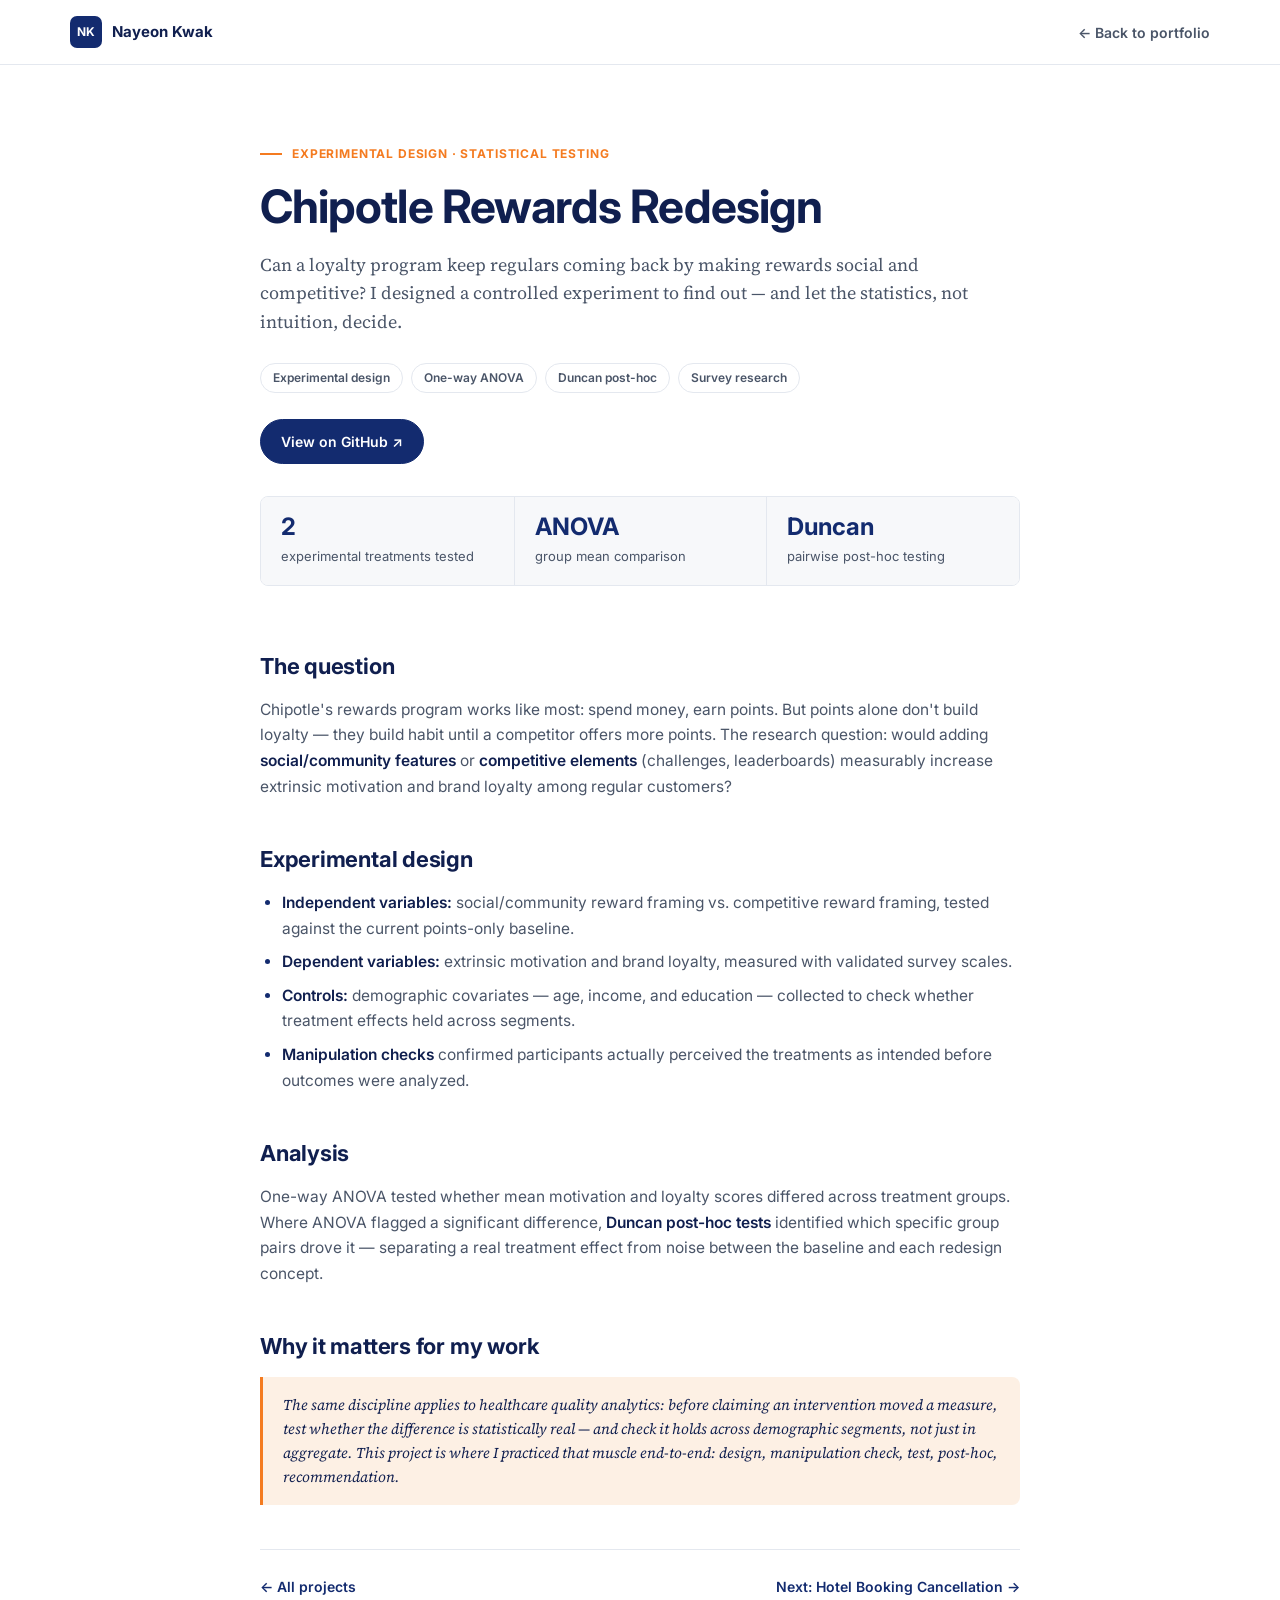
<file: projects/chipotle-rewards.html>
<!DOCTYPE html>
<html lang="en">
<head>
  <meta charset="UTF-8" />
  <meta name="viewport" content="width=device-width, initial-scale=1.0" />
  <title>Chipotle Rewards Redesign — Nayeon Kwak</title>
  <link rel="preconnect" href="https://fonts.googleapis.com" />
  <link rel="preconnect" href="https://fonts.gstatic.com" crossorigin />
  <link href="https://fonts.googleapis.com/css2?family=Inter:wght@400;500;600;700&family=Source+Serif+4:ital,opsz,wght@0,8..60,400;0,8..60,600;1,8..60,400&display=swap" rel="stylesheet" />
  <style>
    /* Same 4-role color system as the landing page (portfolio-mockup-v4) */
    :root {
      --blue:        #132b6f;
      --blue-deep:   #101f4f;
      --blue-tint:   #eef2fa;
      --orange:      #f47b20;
      --orange-tint: #fdf0e4;
      --grey:        #4a5568;
      --grey-line:   #e4e8ef;
      --grey-bg:     #f7f8fa;
      --paper:       #ffffff;
      --radius: 8px;
      --shadow: 0 1px 2px rgba(16, 31, 79, 0.05), 0 8px 28px rgba(16, 31, 79, 0.07);
      --font-sans:  'Inter', system-ui, sans-serif;
      --font-serif: 'Source Serif 4', Georgia, 'Times New Roman', serif;
    }
    *, *::before, *::after { box-sizing: border-box; }
    html { scroll-behavior: smooth; }
    body { margin: 0; color: var(--blue-deep); background: var(--paper); font-family: var(--font-sans); line-height: 1.5; -webkit-font-smoothing: antialiased; }
    a { color: inherit; text-decoration: none; }
    h1, h2, h3, p, ul, ol { margin-top: 0; }
    .wrap { width: min(760px, calc(100% - 40px)); margin: 0 auto; }

    .nav-wrap { position: sticky; top: 0; z-index: 50; border-bottom: 1px solid var(--grey-line); background: rgba(255,255,255,0.92); backdrop-filter: blur(14px); }
    .nav { width: min(1140px, calc(100% - 40px)); min-height: 64px; margin: 0 auto; display: flex; align-items: center; justify-content: space-between; gap: 22px; }
    .brand { display: flex; align-items: center; gap: 10px; font-weight: 700; font-size: 15px; }
    .mark { width: 32px; height: 32px; border-radius: 7px; display: grid; place-items: center; background: var(--blue); color: var(--paper); font-size: 12px; font-weight: 700; }
    .back { color: var(--grey); font-size: 14px; font-weight: 600; }
    .back:hover { color: var(--blue); }

    .page-head { padding: 72px 0 44px; }
    .kicker { display: inline-flex; align-items: center; gap: 10px; margin-bottom: 18px; color: var(--orange); font-size: 12px; font-weight: 700; letter-spacing: 0.07em; text-transform: uppercase; }
    .kicker::before { content: ""; width: 22px; height: 2px; background: var(--orange); }
    h1 { margin-bottom: 18px; font-size: clamp(30px, 4.4vw, 46px); font-weight: 700; line-height: 1.12; letter-spacing: -0.02em; }
    .summary { color: var(--grey); font-family: var(--font-serif); font-size: 18px; line-height: 1.6; margin-bottom: 26px; }
    .head-meta { display: flex; flex-wrap: wrap; gap: 8px; margin-bottom: 26px; }
    .method { padding: 5px 12px; border-radius: 999px; border: 1px solid var(--grey-line); background: var(--paper); color: var(--grey); font-size: 12px; font-weight: 600; }
    .button { display: inline-flex; align-items: center; gap: 8px; padding: 11px 20px; border: 1px solid var(--blue); border-radius: 999px; background: var(--blue); color: var(--paper); font-size: 14px; font-weight: 600; transition: background 0.15s; }
    .button:hover { background: var(--blue-deep); }

    .stat-row { display: grid; grid-template-columns: repeat(3, 1fr); border: 1px solid var(--grey-line); border-radius: var(--radius); overflow: hidden; margin-top: 32px; }
    .stat { padding: 18px 20px; border-left: 1px solid var(--grey-line); background: var(--grey-bg); }
    .stat:first-child { border-left: 0; }
    .stat strong { display: block; margin-bottom: 4px; color: var(--blue); font-size: 24px; font-weight: 700; line-height: 1; }
    .stat span { color: var(--grey); font-size: 13px; line-height: 1.4; }

    .page-body { padding: 20px 0 80px; }
    .block { margin-bottom: 44px; }
    .block h2 { margin-bottom: 14px; font-size: 22px; font-weight: 700; letter-spacing: -0.01em; }
    .block p, .block li { color: var(--grey); font-size: 15.5px; line-height: 1.65; }
    .block p { margin-bottom: 14px; }
    .block ul, .block ol { margin: 0 0 14px; padding-left: 22px; display: grid; gap: 8px; }
    .block li::marker { color: var(--blue); }
    .block strong { color: var(--blue-deep); font-weight: 600; }
    .insight { padding: 16px 20px; border-left: 3px solid var(--orange); border-radius: 0 var(--radius) var(--radius) 0; background: var(--orange-tint); color: var(--blue-deep); font-family: var(--font-serif); font-style: italic; font-size: 15px; line-height: 1.6; }

    .page-foot { display: flex; justify-content: space-between; align-items: center; gap: 16px; padding: 26px 0 60px; border-top: 1px solid var(--grey-line); }
    .page-foot a { font-size: 14px; font-weight: 600; color: var(--blue); }
    .page-foot a:hover { color: var(--blue-deep); }

    /* orange cursor dot */
    .cursor-dot { position: fixed; top: 0; left: 0; width: 13px; height: 13px; border-radius: 99px; background: var(--orange); pointer-events: none; z-index: 9999; opacity: 0; transition: width 0.15s ease, height 0.15s ease, opacity 0.2s ease; }
    .cursor-dot.on-link { width: 26px; height: 26px; opacity: 0.45; }
    @media (hover: none), (pointer: coarse) { .cursor-dot { display: none; } }

    @media (max-width: 680px) {
      .stat-row { grid-template-columns: 1fr; }
      .stat { border-left: 0; border-top: 1px solid var(--grey-line); }
      .stat:first-child { border-top: 0; }
      .page-head { padding-top: 48px; }
    }
  </style>
</head>
<body>
  <div class="cursor-dot" aria-hidden="true"></div>

  <header class="nav-wrap">
    <nav class="nav" aria-label="Site navigation">
      <a class="brand" href="../index.html"><span class="mark">NK</span><span>Nayeon Kwak</span></a>
      <a class="back" href="../index.html#projects">← Back to portfolio</a>
    </nav>
  </header>

  <main>
    <div class="wrap page-head">
      <span class="kicker">Experimental Design · Statistical Testing</span>
      <h1>Chipotle Rewards Redesign</h1>
      <p class="summary">Can a loyalty program keep regulars coming back by making rewards social and competitive? I designed a controlled experiment to find out — and let the statistics, not intuition, decide.</p>
      <div class="head-meta">
        <span class="method">Experimental design</span>
        <span class="method">One-way ANOVA</span>
        <span class="method">Duncan post-hoc</span>
        <span class="method">Survey research</span>
      </div>
      <a class="button" href="https://github.com/yuuuuniii/Customer-Loyalty-Program-Redesign_Chipotle-Rewards" target="_blank" rel="noreferrer">View on GitHub ↗</a>
      <div class="stat-row">
        <div class="stat"><strong>2</strong><span>experimental treatments tested</span></div>
        <div class="stat"><strong>ANOVA</strong><span>group mean comparison</span></div>
        <div class="stat"><strong>Duncan</strong><span>pairwise post-hoc testing</span></div>
      </div>
    </div>

    <div class="wrap page-body">
      <section class="block">
        <h2>The question</h2>
        <p>Chipotle's rewards program works like most: spend money, earn points. But points alone don't build loyalty — they build habit until a competitor offers more points. The research question: would adding <strong>social/community features</strong> or <strong>competitive elements</strong> (challenges, leaderboards) measurably increase extrinsic motivation and brand loyalty among regular customers?</p>
      </section>

      <section class="block">
        <h2>Experimental design</h2>
        <ul>
          <li><strong>Independent variables:</strong> social/community reward framing vs. competitive reward framing, tested against the current points-only baseline.</li>
          <li><strong>Dependent variables:</strong> extrinsic motivation and brand loyalty, measured with validated survey scales.</li>
          <li><strong>Controls:</strong> demographic covariates — age, income, and education — collected to check whether treatment effects held across segments.</li>
          <li><strong>Manipulation checks</strong> confirmed participants actually perceived the treatments as intended before outcomes were analyzed.</li>
        </ul>
      </section>

      <section class="block">
        <h2>Analysis</h2>
        <p>One-way ANOVA tested whether mean motivation and loyalty scores differed across treatment groups. Where ANOVA flagged a significant difference, <strong>Duncan post-hoc tests</strong> identified which specific group pairs drove it — separating a real treatment effect from noise between the baseline and each redesign concept.</p>
      </section>

      <section class="block">
        <h2>Why it matters for my work</h2>
        <div class="insight">The same discipline applies to healthcare quality analytics: before claiming an intervention moved a measure, test whether the difference is statistically real — and check it holds across demographic segments, not just in aggregate. This project is where I practiced that muscle end-to-end: design, manipulation check, test, post-hoc, recommendation.</div>
      </section>

      <div class="page-foot">
        <a href="../index.html#projects">← All projects</a>
        <a href="hotel-cancellation.html">Next: Hotel Booking Cancellation →</a>
      </div>
    </div>
  </main>

  <script>
    const dot = document.querySelector('.cursor-dot');
    window.addEventListener('mousemove', (e) => {
      dot.style.opacity = dot.classList.contains('on-link') ? 0.45 : 1;
      dot.style.transform = `translate(${e.clientX}px, ${e.clientY}px) translate(-50%, -50%)`;
    });
    document.addEventListener('mouseleave', () => { dot.style.opacity = 0; });
    document.querySelectorAll('a, button').forEach((el) => {
      el.addEventListener('mouseenter', () => dot.classList.add('on-link'));
      el.addEventListener('mouseleave', () => dot.classList.remove('on-link'));
    });
  </script>
</body>
</html>
</file>
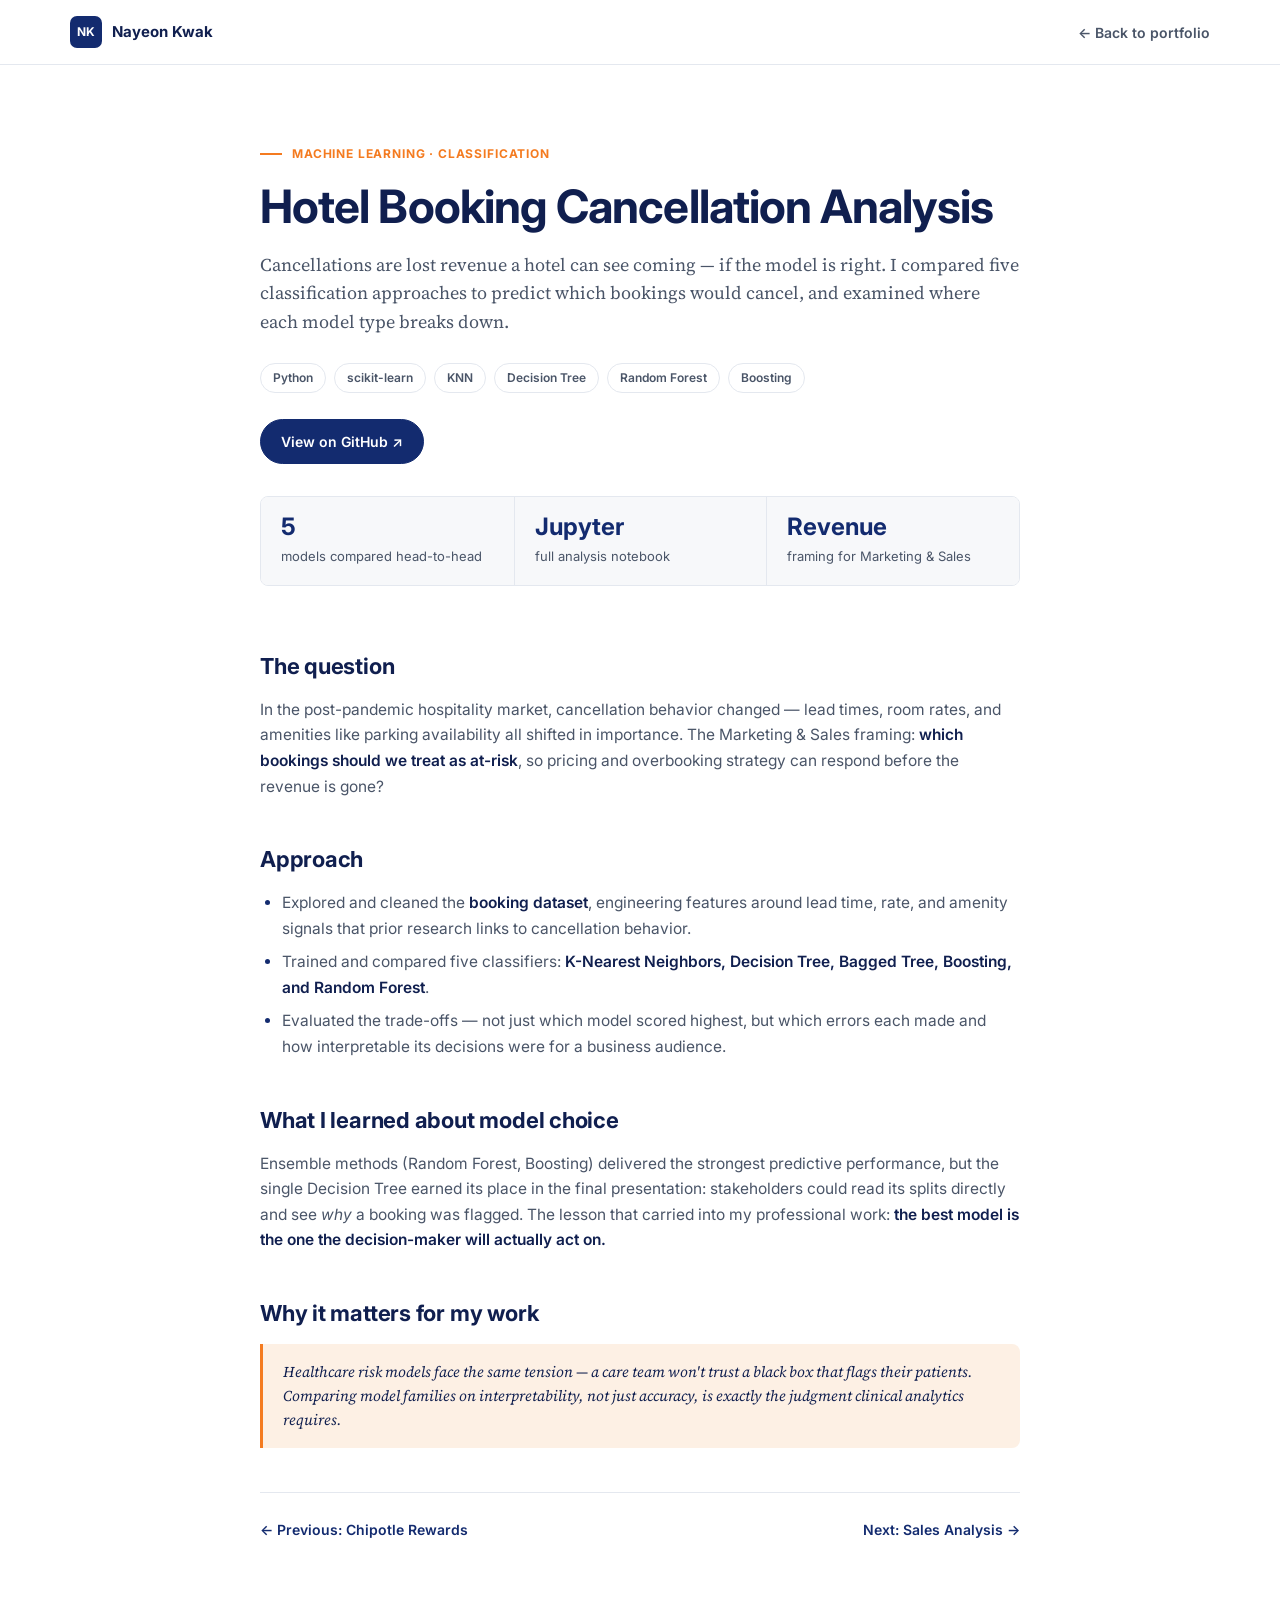
<file: projects/hotel-cancellation.html>
<!DOCTYPE html>
<html lang="en">
<head>
  <meta charset="UTF-8" />
  <meta name="viewport" content="width=device-width, initial-scale=1.0" />
  <title>Hotel Booking Cancellation Analysis — Nayeon Kwak</title>
  <link rel="preconnect" href="https://fonts.googleapis.com" />
  <link rel="preconnect" href="https://fonts.gstatic.com" crossorigin />
  <link href="https://fonts.googleapis.com/css2?family=Inter:wght@400;500;600;700&family=Source+Serif+4:ital,opsz,wght@0,8..60,400;0,8..60,600;1,8..60,400&display=swap" rel="stylesheet" />
  <style>
    /* Same 4-role color system as the landing page (portfolio-mockup-v4) */
    :root {
      --blue:        #132b6f;
      --blue-deep:   #101f4f;
      --blue-tint:   #eef2fa;
      --orange:      #f47b20;
      --orange-tint: #fdf0e4;
      --grey:        #4a5568;
      --grey-line:   #e4e8ef;
      --grey-bg:     #f7f8fa;
      --paper:       #ffffff;
      --radius: 8px;
      --shadow: 0 1px 2px rgba(16, 31, 79, 0.05), 0 8px 28px rgba(16, 31, 79, 0.07);
      --font-sans:  'Inter', system-ui, sans-serif;
      --font-serif: 'Source Serif 4', Georgia, 'Times New Roman', serif;
    }
    *, *::before, *::after { box-sizing: border-box; }
    html { scroll-behavior: smooth; }
    body { margin: 0; color: var(--blue-deep); background: var(--paper); font-family: var(--font-sans); line-height: 1.5; -webkit-font-smoothing: antialiased; }
    a { color: inherit; text-decoration: none; }
    h1, h2, h3, p, ul, ol { margin-top: 0; }
    .wrap { width: min(760px, calc(100% - 40px)); margin: 0 auto; }

    .nav-wrap { position: sticky; top: 0; z-index: 50; border-bottom: 1px solid var(--grey-line); background: rgba(255,255,255,0.92); backdrop-filter: blur(14px); }
    .nav { width: min(1140px, calc(100% - 40px)); min-height: 64px; margin: 0 auto; display: flex; align-items: center; justify-content: space-between; gap: 22px; }
    .brand { display: flex; align-items: center; gap: 10px; font-weight: 700; font-size: 15px; }
    .mark { width: 32px; height: 32px; border-radius: 7px; display: grid; place-items: center; background: var(--blue); color: var(--paper); font-size: 12px; font-weight: 700; }
    .back { color: var(--grey); font-size: 14px; font-weight: 600; }
    .back:hover { color: var(--blue); }

    .page-head { padding: 72px 0 44px; }
    .kicker { display: inline-flex; align-items: center; gap: 10px; margin-bottom: 18px; color: var(--orange); font-size: 12px; font-weight: 700; letter-spacing: 0.07em; text-transform: uppercase; }
    .kicker::before { content: ""; width: 22px; height: 2px; background: var(--orange); }
    h1 { margin-bottom: 18px; font-size: clamp(30px, 4.4vw, 46px); font-weight: 700; line-height: 1.12; letter-spacing: -0.02em; }
    .summary { color: var(--grey); font-family: var(--font-serif); font-size: 18px; line-height: 1.6; margin-bottom: 26px; }
    .head-meta { display: flex; flex-wrap: wrap; gap: 8px; margin-bottom: 26px; }
    .method { padding: 5px 12px; border-radius: 999px; border: 1px solid var(--grey-line); background: var(--paper); color: var(--grey); font-size: 12px; font-weight: 600; }
    .button { display: inline-flex; align-items: center; gap: 8px; padding: 11px 20px; border: 1px solid var(--blue); border-radius: 999px; background: var(--blue); color: var(--paper); font-size: 14px; font-weight: 600; transition: background 0.15s; }
    .button:hover { background: var(--blue-deep); }

    .stat-row { display: grid; grid-template-columns: repeat(3, 1fr); border: 1px solid var(--grey-line); border-radius: var(--radius); overflow: hidden; margin-top: 32px; }
    .stat { padding: 18px 20px; border-left: 1px solid var(--grey-line); background: var(--grey-bg); }
    .stat:first-child { border-left: 0; }
    .stat strong { display: block; margin-bottom: 4px; color: var(--blue); font-size: 24px; font-weight: 700; line-height: 1; }
    .stat span { color: var(--grey); font-size: 13px; line-height: 1.4; }

    .page-body { padding: 20px 0 80px; }
    .block { margin-bottom: 44px; }
    .block h2 { margin-bottom: 14px; font-size: 22px; font-weight: 700; letter-spacing: -0.01em; }
    .block p, .block li { color: var(--grey); font-size: 15.5px; line-height: 1.65; }
    .block p { margin-bottom: 14px; }
    .block ul, .block ol { margin: 0 0 14px; padding-left: 22px; display: grid; gap: 8px; }
    .block li::marker { color: var(--blue); }
    .block strong { color: var(--blue-deep); font-weight: 600; }
    .insight { padding: 16px 20px; border-left: 3px solid var(--orange); border-radius: 0 var(--radius) var(--radius) 0; background: var(--orange-tint); color: var(--blue-deep); font-family: var(--font-serif); font-style: italic; font-size: 15px; line-height: 1.6; }

    .page-foot { display: flex; justify-content: space-between; align-items: center; gap: 16px; padding: 26px 0 60px; border-top: 1px solid var(--grey-line); }
    .page-foot a { font-size: 14px; font-weight: 600; color: var(--blue); }
    .page-foot a:hover { color: var(--blue-deep); }

    /* orange cursor dot */
    .cursor-dot { position: fixed; top: 0; left: 0; width: 13px; height: 13px; border-radius: 99px; background: var(--orange); pointer-events: none; z-index: 9999; opacity: 0; transition: width 0.15s ease, height 0.15s ease, opacity 0.2s ease; }
    .cursor-dot.on-link { width: 26px; height: 26px; opacity: 0.45; }
    @media (hover: none), (pointer: coarse) { .cursor-dot { display: none; } }

    @media (max-width: 680px) {
      .stat-row { grid-template-columns: 1fr; }
      .stat { border-left: 0; border-top: 1px solid var(--grey-line); }
      .stat:first-child { border-top: 0; }
      .page-head { padding-top: 48px; }
    }
  </style>
</head>
<body>
  <div class="cursor-dot" aria-hidden="true"></div>

  <header class="nav-wrap">
    <nav class="nav" aria-label="Site navigation">
      <a class="brand" href="../index.html"><span class="mark">NK</span><span>Nayeon Kwak</span></a>
      <a class="back" href="../index.html#projects">← Back to portfolio</a>
    </nav>
  </header>

  <main>
    <div class="wrap page-head">
      <span class="kicker">Machine Learning · Classification</span>
      <h1>Hotel Booking Cancellation Analysis</h1>
      <p class="summary">Cancellations are lost revenue a hotel can see coming — if the model is right. I compared five classification approaches to predict which bookings would cancel, and examined where each model type breaks down.</p>
      <div class="head-meta">
        <span class="method">Python</span>
        <span class="method">scikit-learn</span>
        <span class="method">KNN</span>
        <span class="method">Decision Tree</span>
        <span class="method">Random Forest</span>
        <span class="method">Boosting</span>
      </div>
      <a class="button" href="https://github.com/yuuuuniii/Hotel-Booking-Cancellation-Analysis" target="_blank" rel="noreferrer">View on GitHub ↗</a>
      <div class="stat-row">
        <div class="stat"><strong>5</strong><span>models compared head-to-head</span></div>
        <div class="stat"><strong>Jupyter</strong><span>full analysis notebook</span></div>
        <div class="stat"><strong>Revenue</strong><span>framing for Marketing &amp; Sales</span></div>
      </div>
    </div>

    <div class="wrap page-body">
      <section class="block">
        <h2>The question</h2>
        <p>In the post-pandemic hospitality market, cancellation behavior changed — lead times, room rates, and amenities like parking availability all shifted in importance. The Marketing &amp; Sales framing: <strong>which bookings should we treat as at-risk</strong>, so pricing and overbooking strategy can respond before the revenue is gone?</p>
      </section>

      <section class="block">
        <h2>Approach</h2>
        <ul>
          <li>Explored and cleaned the <strong>booking dataset</strong>, engineering features around lead time, rate, and amenity signals that prior research links to cancellation behavior.</li>
          <li>Trained and compared five classifiers: <strong>K-Nearest Neighbors, Decision Tree, Bagged Tree, Boosting, and Random Forest</strong>.</li>
          <li>Evaluated the trade-offs — not just which model scored highest, but which errors each made and how interpretable its decisions were for a business audience.</li>
        </ul>
      </section>

      <section class="block">
        <h2>What I learned about model choice</h2>
        <p>Ensemble methods (Random Forest, Boosting) delivered the strongest predictive performance, but the single Decision Tree earned its place in the final presentation: stakeholders could read its splits directly and see <em>why</em> a booking was flagged. The lesson that carried into my professional work: <strong>the best model is the one the decision-maker will actually act on.</strong></p>
      </section>

      <section class="block">
        <h2>Why it matters for my work</h2>
        <div class="insight">Healthcare risk models face the same tension — a care team won't trust a black box that flags their patients. Comparing model families on interpretability, not just accuracy, is exactly the judgment clinical analytics requires.</div>
      </section>

      <div class="page-foot">
        <a href="chipotle-rewards.html">← Previous: Chipotle Rewards</a>
        <a href="sales-analysis.html">Next: Sales Analysis →</a>
      </div>
    </div>
  </main>

  <script>
    const dot = document.querySelector('.cursor-dot');
    window.addEventListener('mousemove', (e) => {
      dot.style.opacity = dot.classList.contains('on-link') ? 0.45 : 1;
      dot.style.transform = `translate(${e.clientX}px, ${e.clientY}px) translate(-50%, -50%)`;
    });
    document.addEventListener('mouseleave', () => { dot.style.opacity = 0; });
    document.querySelectorAll('a, button').forEach((el) => {
      el.addEventListener('mouseenter', () => dot.classList.add('on-link'));
      el.addEventListener('mouseleave', () => dot.classList.remove('on-link'));
    });
  </script>
</body>
</html>
</file>
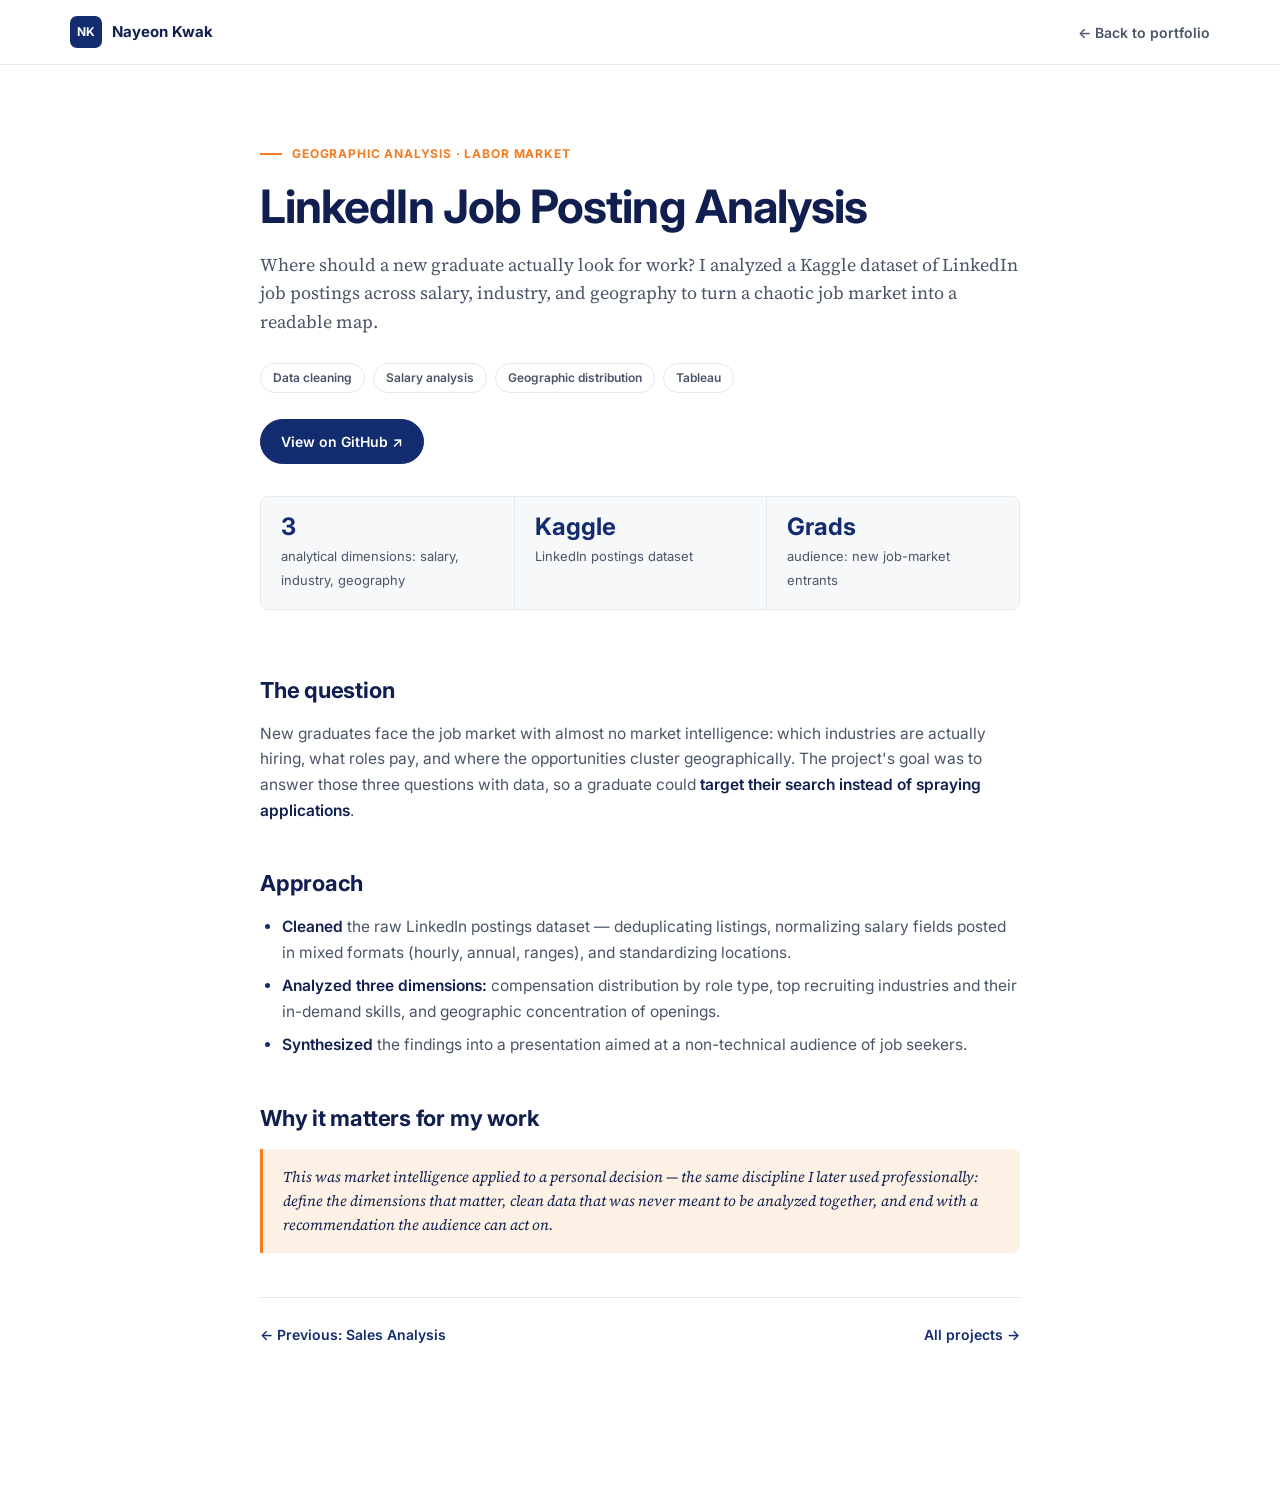
<file: projects/linkedin-postings.html>
<!DOCTYPE html>
<html lang="en">
<head>
  <meta charset="UTF-8" />
  <meta name="viewport" content="width=device-width, initial-scale=1.0" />
  <title>LinkedIn Job Posting Analysis — Nayeon Kwak</title>
  <link rel="preconnect" href="https://fonts.googleapis.com" />
  <link rel="preconnect" href="https://fonts.gstatic.com" crossorigin />
  <link href="https://fonts.googleapis.com/css2?family=Inter:wght@400;500;600;700&family=Source+Serif+4:ital,opsz,wght@0,8..60,400;0,8..60,600;1,8..60,400&display=swap" rel="stylesheet" />
  <style>
    /* Same 4-role color system as the landing page (portfolio-mockup-v4) */
    :root {
      --blue:        #132b6f;
      --blue-deep:   #101f4f;
      --blue-tint:   #eef2fa;
      --orange:      #f47b20;
      --orange-tint: #fdf0e4;
      --grey:        #4a5568;
      --grey-line:   #e4e8ef;
      --grey-bg:     #f7f8fa;
      --paper:       #ffffff;
      --radius: 8px;
      --shadow: 0 1px 2px rgba(16, 31, 79, 0.05), 0 8px 28px rgba(16, 31, 79, 0.07);
      --font-sans:  'Inter', system-ui, sans-serif;
      --font-serif: 'Source Serif 4', Georgia, 'Times New Roman', serif;
    }
    *, *::before, *::after { box-sizing: border-box; }
    html { scroll-behavior: smooth; }
    body { margin: 0; color: var(--blue-deep); background: var(--paper); font-family: var(--font-sans); line-height: 1.5; -webkit-font-smoothing: antialiased; }
    a { color: inherit; text-decoration: none; }
    h1, h2, h3, p, ul, ol { margin-top: 0; }
    .wrap { width: min(760px, calc(100% - 40px)); margin: 0 auto; }

    .nav-wrap { position: sticky; top: 0; z-index: 50; border-bottom: 1px solid var(--grey-line); background: rgba(255,255,255,0.92); backdrop-filter: blur(14px); }
    .nav { width: min(1140px, calc(100% - 40px)); min-height: 64px; margin: 0 auto; display: flex; align-items: center; justify-content: space-between; gap: 22px; }
    .brand { display: flex; align-items: center; gap: 10px; font-weight: 700; font-size: 15px; }
    .mark { width: 32px; height: 32px; border-radius: 7px; display: grid; place-items: center; background: var(--blue); color: var(--paper); font-size: 12px; font-weight: 700; }
    .back { color: var(--grey); font-size: 14px; font-weight: 600; }
    .back:hover { color: var(--blue); }

    .page-head { padding: 72px 0 44px; }
    .kicker { display: inline-flex; align-items: center; gap: 10px; margin-bottom: 18px; color: var(--orange); font-size: 12px; font-weight: 700; letter-spacing: 0.07em; text-transform: uppercase; }
    .kicker::before { content: ""; width: 22px; height: 2px; background: var(--orange); }
    h1 { margin-bottom: 18px; font-size: clamp(30px, 4.4vw, 46px); font-weight: 700; line-height: 1.12; letter-spacing: -0.02em; }
    .summary { color: var(--grey); font-family: var(--font-serif); font-size: 18px; line-height: 1.6; margin-bottom: 26px; }
    .head-meta { display: flex; flex-wrap: wrap; gap: 8px; margin-bottom: 26px; }
    .method { padding: 5px 12px; border-radius: 999px; border: 1px solid var(--grey-line); background: var(--paper); color: var(--grey); font-size: 12px; font-weight: 600; }
    .button { display: inline-flex; align-items: center; gap: 8px; padding: 11px 20px; border: 1px solid var(--blue); border-radius: 999px; background: var(--blue); color: var(--paper); font-size: 14px; font-weight: 600; transition: background 0.15s; }
    .button:hover { background: var(--blue-deep); }

    .stat-row { display: grid; grid-template-columns: repeat(3, 1fr); border: 1px solid var(--grey-line); border-radius: var(--radius); overflow: hidden; margin-top: 32px; }
    .stat { padding: 18px 20px; border-left: 1px solid var(--grey-line); background: var(--grey-bg); }
    .stat:first-child { border-left: 0; }
    .stat strong { display: block; margin-bottom: 4px; color: var(--blue); font-size: 24px; font-weight: 700; line-height: 1; }
    .stat span { color: var(--grey); font-size: 13px; line-height: 1.4; }

    .page-body { padding: 20px 0 80px; }
    .block { margin-bottom: 44px; }
    .block h2 { margin-bottom: 14px; font-size: 22px; font-weight: 700; letter-spacing: -0.01em; }
    .block p, .block li { color: var(--grey); font-size: 15.5px; line-height: 1.65; }
    .block p { margin-bottom: 14px; }
    .block ul, .block ol { margin: 0 0 14px; padding-left: 22px; display: grid; gap: 8px; }
    .block li::marker { color: var(--blue); }
    .block strong { color: var(--blue-deep); font-weight: 600; }
    .insight { padding: 16px 20px; border-left: 3px solid var(--orange); border-radius: 0 var(--radius) var(--radius) 0; background: var(--orange-tint); color: var(--blue-deep); font-family: var(--font-serif); font-style: italic; font-size: 15px; line-height: 1.6; }

    .page-foot { display: flex; justify-content: space-between; align-items: center; gap: 16px; padding: 26px 0 60px; border-top: 1px solid var(--grey-line); }
    .page-foot a { font-size: 14px; font-weight: 600; color: var(--blue); }
    .page-foot a:hover { color: var(--blue-deep); }

    /* orange cursor dot */
    .cursor-dot { position: fixed; top: 0; left: 0; width: 13px; height: 13px; border-radius: 99px; background: var(--orange); pointer-events: none; z-index: 9999; opacity: 0; transition: width 0.15s ease, height 0.15s ease, opacity 0.2s ease; }
    .cursor-dot.on-link { width: 26px; height: 26px; opacity: 0.45; }
    @media (hover: none), (pointer: coarse) { .cursor-dot { display: none; } }

    @media (max-width: 680px) {
      .stat-row { grid-template-columns: 1fr; }
      .stat { border-left: 0; border-top: 1px solid var(--grey-line); }
      .stat:first-child { border-top: 0; }
      .page-head { padding-top: 48px; }
    }
  </style>
</head>
<body>
  <div class="cursor-dot" aria-hidden="true"></div>

  <header class="nav-wrap">
    <nav class="nav" aria-label="Site navigation">
      <a class="brand" href="../index.html"><span class="mark">NK</span><span>Nayeon Kwak</span></a>
      <a class="back" href="../index.html#projects">← Back to portfolio</a>
    </nav>
  </header>

  <main>
    <div class="wrap page-head">
      <span class="kicker">Geographic Analysis · Labor Market</span>
      <h1>LinkedIn Job Posting Analysis</h1>
      <p class="summary">Where should a new graduate actually look for work? I analyzed a Kaggle dataset of LinkedIn job postings across salary, industry, and geography to turn a chaotic job market into a readable map.</p>
      <div class="head-meta">
        <span class="method">Data cleaning</span>
        <span class="method">Salary analysis</span>
        <span class="method">Geographic distribution</span>
        <span class="method">Tableau</span>
      </div>
      <a class="button" href="https://github.com/yuuuuniii/LinkedIn-Posting-Analysis" target="_blank" rel="noreferrer">View on GitHub ↗</a>
      <div class="stat-row">
        <div class="stat"><strong>3</strong><span>analytical dimensions: salary, industry, geography</span></div>
        <div class="stat"><strong>Kaggle</strong><span>LinkedIn postings dataset</span></div>
        <div class="stat"><strong>Grads</strong><span>audience: new job-market entrants</span></div>
      </div>
    </div>

    <div class="wrap page-body">
      <section class="block">
        <h2>The question</h2>
        <p>New graduates face the job market with almost no market intelligence: which industries are actually hiring, what roles pay, and where the opportunities cluster geographically. The project's goal was to answer those three questions with data, so a graduate could <strong>target their search instead of spraying applications</strong>.</p>
      </section>

      <section class="block">
        <h2>Approach</h2>
        <ul>
          <li><strong>Cleaned</strong> the raw LinkedIn postings dataset — deduplicating listings, normalizing salary fields posted in mixed formats (hourly, annual, ranges), and standardizing locations.</li>
          <li><strong>Analyzed three dimensions:</strong> compensation distribution by role type, top recruiting industries and their in-demand skills, and geographic concentration of openings.</li>
          <li><strong>Synthesized</strong> the findings into a presentation aimed at a non-technical audience of job seekers.</li>
        </ul>
      </section>

      <section class="block">
        <h2>Why it matters for my work</h2>
        <div class="insight">This was market intelligence applied to a personal decision — the same discipline I later used professionally: define the dimensions that matter, clean data that was never meant to be analyzed together, and end with a recommendation the audience can act on.</div>
      </section>

      <div class="page-foot">
        <a href="sales-analysis.html">← Previous: Sales Analysis</a>
        <a href="../index.html#projects">All projects →</a>
      </div>
    </div>
  </main>

  <script>
    const dot = document.querySelector('.cursor-dot');
    window.addEventListener('mousemove', (e) => {
      dot.style.opacity = dot.classList.contains('on-link') ? 0.45 : 1;
      dot.style.transform = `translate(${e.clientX}px, ${e.clientY}px) translate(-50%, -50%)`;
    });
    document.addEventListener('mouseleave', () => { dot.style.opacity = 0; });
    document.querySelectorAll('a, button').forEach((el) => {
      el.addEventListener('mouseenter', () => dot.classList.add('on-link'));
      el.addEventListener('mouseleave', () => dot.classList.remove('on-link'));
    });
  </script>
</body>
</html>
</file>
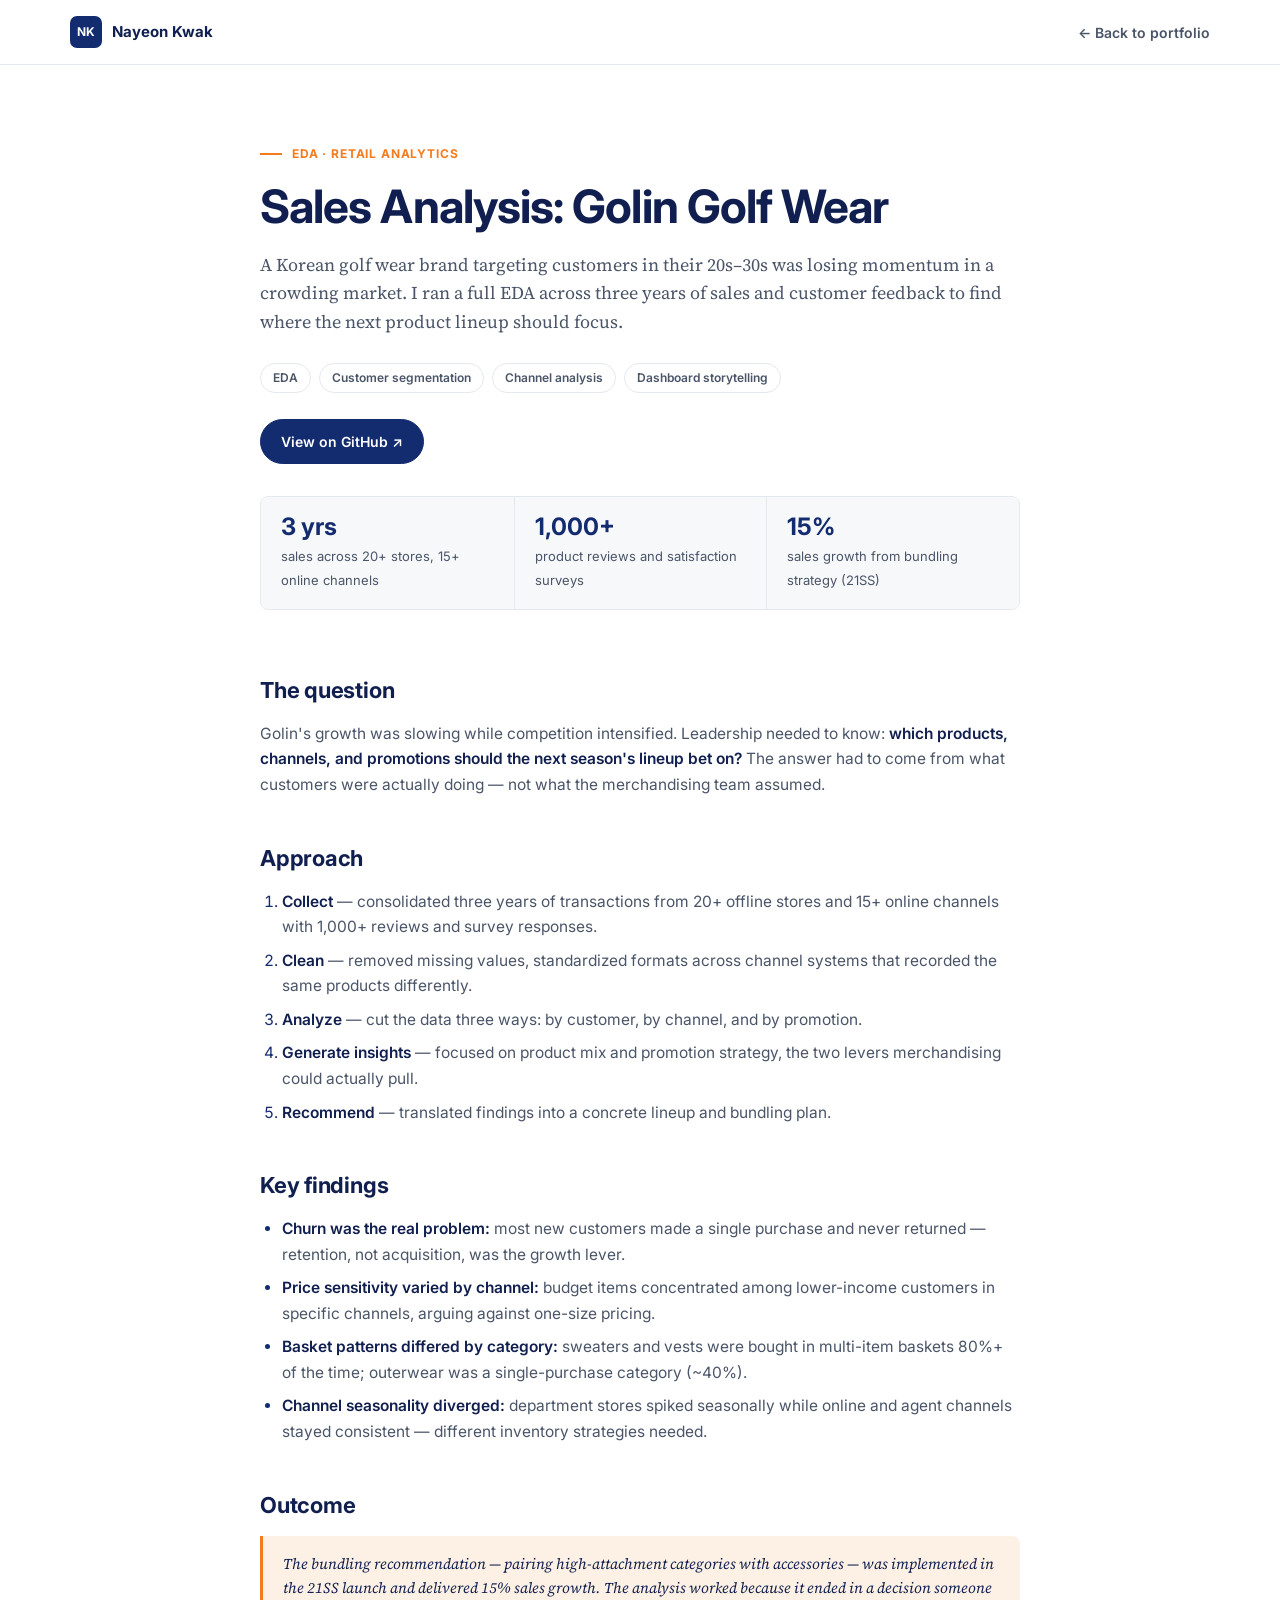
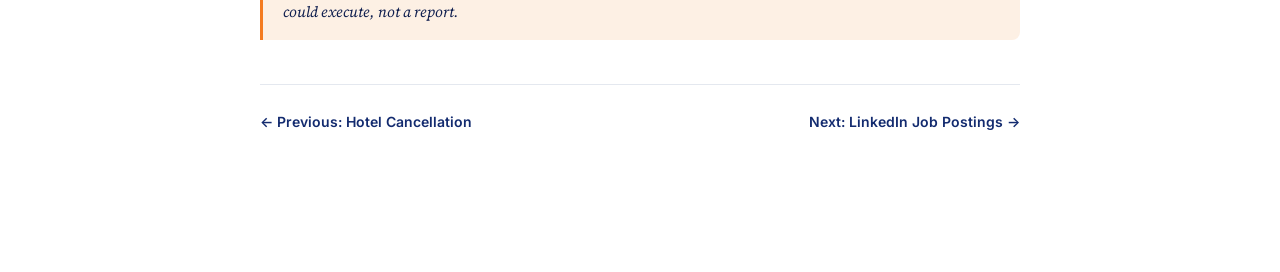
<file: projects/sales-analysis.html>
<!DOCTYPE html>
<html lang="en">
<head>
  <meta charset="UTF-8" />
  <meta name="viewport" content="width=device-width, initial-scale=1.0" />
  <title>Golf Wear Sales Analysis — Nayeon Kwak</title>
  <link rel="preconnect" href="https://fonts.googleapis.com" />
  <link rel="preconnect" href="https://fonts.gstatic.com" crossorigin />
  <link href="https://fonts.googleapis.com/css2?family=Inter:wght@400;500;600;700&family=Source+Serif+4:ital,opsz,wght@0,8..60,400;0,8..60,600;1,8..60,400&display=swap" rel="stylesheet" />
  <style>
    /* Same 4-role color system as the landing page (portfolio-mockup-v4) */
    :root {
      --blue:        #132b6f;
      --blue-deep:   #101f4f;
      --blue-tint:   #eef2fa;
      --orange:      #f47b20;
      --orange-tint: #fdf0e4;
      --grey:        #4a5568;
      --grey-line:   #e4e8ef;
      --grey-bg:     #f7f8fa;
      --paper:       #ffffff;
      --radius: 8px;
      --shadow: 0 1px 2px rgba(16, 31, 79, 0.05), 0 8px 28px rgba(16, 31, 79, 0.07);
      --font-sans:  'Inter', system-ui, sans-serif;
      --font-serif: 'Source Serif 4', Georgia, 'Times New Roman', serif;
    }
    *, *::before, *::after { box-sizing: border-box; }
    html { scroll-behavior: smooth; }
    body { margin: 0; color: var(--blue-deep); background: var(--paper); font-family: var(--font-sans); line-height: 1.5; -webkit-font-smoothing: antialiased; }
    a { color: inherit; text-decoration: none; }
    h1, h2, h3, p, ul, ol { margin-top: 0; }
    .wrap { width: min(760px, calc(100% - 40px)); margin: 0 auto; }

    .nav-wrap { position: sticky; top: 0; z-index: 50; border-bottom: 1px solid var(--grey-line); background: rgba(255,255,255,0.92); backdrop-filter: blur(14px); }
    .nav { width: min(1140px, calc(100% - 40px)); min-height: 64px; margin: 0 auto; display: flex; align-items: center; justify-content: space-between; gap: 22px; }
    .brand { display: flex; align-items: center; gap: 10px; font-weight: 700; font-size: 15px; }
    .mark { width: 32px; height: 32px; border-radius: 7px; display: grid; place-items: center; background: var(--blue); color: var(--paper); font-size: 12px; font-weight: 700; }
    .back { color: var(--grey); font-size: 14px; font-weight: 600; }
    .back:hover { color: var(--blue); }

    .page-head { padding: 72px 0 44px; }
    .kicker { display: inline-flex; align-items: center; gap: 10px; margin-bottom: 18px; color: var(--orange); font-size: 12px; font-weight: 700; letter-spacing: 0.07em; text-transform: uppercase; }
    .kicker::before { content: ""; width: 22px; height: 2px; background: var(--orange); }
    h1 { margin-bottom: 18px; font-size: clamp(30px, 4.4vw, 46px); font-weight: 700; line-height: 1.12; letter-spacing: -0.02em; }
    .summary { color: var(--grey); font-family: var(--font-serif); font-size: 18px; line-height: 1.6; margin-bottom: 26px; }
    .head-meta { display: flex; flex-wrap: wrap; gap: 8px; margin-bottom: 26px; }
    .method { padding: 5px 12px; border-radius: 999px; border: 1px solid var(--grey-line); background: var(--paper); color: var(--grey); font-size: 12px; font-weight: 600; }
    .button { display: inline-flex; align-items: center; gap: 8px; padding: 11px 20px; border: 1px solid var(--blue); border-radius: 999px; background: var(--blue); color: var(--paper); font-size: 14px; font-weight: 600; transition: background 0.15s; }
    .button:hover { background: var(--blue-deep); }

    .stat-row { display: grid; grid-template-columns: repeat(3, 1fr); border: 1px solid var(--grey-line); border-radius: var(--radius); overflow: hidden; margin-top: 32px; }
    .stat { padding: 18px 20px; border-left: 1px solid var(--grey-line); background: var(--grey-bg); }
    .stat:first-child { border-left: 0; }
    .stat strong { display: block; margin-bottom: 4px; color: var(--blue); font-size: 24px; font-weight: 700; line-height: 1; }
    .stat span { color: var(--grey); font-size: 13px; line-height: 1.4; }

    .page-body { padding: 20px 0 80px; }
    .block { margin-bottom: 44px; }
    .block h2 { margin-bottom: 14px; font-size: 22px; font-weight: 700; letter-spacing: -0.01em; }
    .block p, .block li { color: var(--grey); font-size: 15.5px; line-height: 1.65; }
    .block p { margin-bottom: 14px; }
    .block ul, .block ol { margin: 0 0 14px; padding-left: 22px; display: grid; gap: 8px; }
    .block li::marker { color: var(--blue); }
    .block strong { color: var(--blue-deep); font-weight: 600; }
    .insight { padding: 16px 20px; border-left: 3px solid var(--orange); border-radius: 0 var(--radius) var(--radius) 0; background: var(--orange-tint); color: var(--blue-deep); font-family: var(--font-serif); font-style: italic; font-size: 15px; line-height: 1.6; }

    .page-foot { display: flex; justify-content: space-between; align-items: center; gap: 16px; padding: 26px 0 60px; border-top: 1px solid var(--grey-line); }
    .page-foot a { font-size: 14px; font-weight: 600; color: var(--blue); }
    .page-foot a:hover { color: var(--blue-deep); }

    /* orange cursor dot */
    .cursor-dot { position: fixed; top: 0; left: 0; width: 13px; height: 13px; border-radius: 99px; background: var(--orange); pointer-events: none; z-index: 9999; opacity: 0; transition: width 0.15s ease, height 0.15s ease, opacity 0.2s ease; }
    .cursor-dot.on-link { width: 26px; height: 26px; opacity: 0.45; }
    @media (hover: none), (pointer: coarse) { .cursor-dot { display: none; } }

    @media (max-width: 680px) {
      .stat-row { grid-template-columns: 1fr; }
      .stat { border-left: 0; border-top: 1px solid var(--grey-line); }
      .stat:first-child { border-top: 0; }
      .page-head { padding-top: 48px; }
    }
  </style>
</head>
<body>
  <div class="cursor-dot" aria-hidden="true"></div>

  <header class="nav-wrap">
    <nav class="nav" aria-label="Site navigation">
      <a class="brand" href="../index.html"><span class="mark">NK</span><span>Nayeon Kwak</span></a>
      <a class="back" href="../index.html#projects">← Back to portfolio</a>
    </nav>
  </header>

  <main>
    <div class="wrap page-head">
      <span class="kicker">EDA · Retail Analytics</span>
      <h1>Sales Analysis: Golin Golf Wear</h1>
      <p class="summary">A Korean golf wear brand targeting customers in their 20s–30s was losing momentum in a crowding market. I ran a full EDA across three years of sales and customer feedback to find where the next product lineup should focus.</p>
      <div class="head-meta">
        <span class="method">EDA</span>
        <span class="method">Customer segmentation</span>
        <span class="method">Channel analysis</span>
        <span class="method">Dashboard storytelling</span>
      </div>
      <a class="button" href="https://github.com/yuuuuniii/Sales-Analysis" target="_blank" rel="noreferrer">View on GitHub ↗</a>
      <div class="stat-row">
        <div class="stat"><strong>3 yrs</strong><span>sales across 20+ stores, 15+ online channels</span></div>
        <div class="stat"><strong>1,000+</strong><span>product reviews and satisfaction surveys</span></div>
        <div class="stat"><strong>15%</strong><span>sales growth from bundling strategy (21SS)</span></div>
      </div>
    </div>

    <div class="wrap page-body">
      <section class="block">
        <h2>The question</h2>
        <p>Golin's growth was slowing while competition intensified. Leadership needed to know: <strong>which products, channels, and promotions should the next season's lineup bet on?</strong> The answer had to come from what customers were actually doing — not what the merchandising team assumed.</p>
      </section>

      <section class="block">
        <h2>Approach</h2>
        <ol>
          <li><strong>Collect</strong> — consolidated three years of transactions from 20+ offline stores and 15+ online channels with 1,000+ reviews and survey responses.</li>
          <li><strong>Clean</strong> — removed missing values, standardized formats across channel systems that recorded the same products differently.</li>
          <li><strong>Analyze</strong> — cut the data three ways: by customer, by channel, and by promotion.</li>
          <li><strong>Generate insights</strong> — focused on product mix and promotion strategy, the two levers merchandising could actually pull.</li>
          <li><strong>Recommend</strong> — translated findings into a concrete lineup and bundling plan.</li>
        </ol>
      </section>

      <section class="block">
        <h2>Key findings</h2>
        <ul>
          <li><strong>Churn was the real problem:</strong> most new customers made a single purchase and never returned — retention, not acquisition, was the growth lever.</li>
          <li><strong>Price sensitivity varied by channel:</strong> budget items concentrated among lower-income customers in specific channels, arguing against one-size pricing.</li>
          <li><strong>Basket patterns differed by category:</strong> sweaters and vests were bought in multi-item baskets 80%+ of the time; outerwear was a single-purchase category (~40%).</li>
          <li><strong>Channel seasonality diverged:</strong> department stores spiked seasonally while online and agent channels stayed consistent — different inventory strategies needed.</li>
        </ul>
      </section>

      <section class="block">
        <h2>Outcome</h2>
        <div class="insight">The bundling recommendation — pairing high-attachment categories with accessories — was implemented in the 21SS launch and delivered 15% sales growth. The analysis worked because it ended in a decision someone could execute, not a report.</div>
      </section>

      <div class="page-foot">
        <a href="hotel-cancellation.html">← Previous: Hotel Cancellation</a>
        <a href="linkedin-postings.html">Next: LinkedIn Job Postings →</a>
      </div>
    </div>
  </main>

  <script>
    const dot = document.querySelector('.cursor-dot');
    window.addEventListener('mousemove', (e) => {
      dot.style.opacity = dot.classList.contains('on-link') ? 0.45 : 1;
      dot.style.transform = `translate(${e.clientX}px, ${e.clientY}px) translate(-50%, -50%)`;
    });
    document.addEventListener('mouseleave', () => { dot.style.opacity = 0; });
    document.querySelectorAll('a, button').forEach((el) => {
      el.addEventListener('mouseenter', () => dot.classList.add('on-link'));
      el.addEventListener('mouseleave', () => dot.classList.remove('on-link'));
    });
  </script>
</body>
</html>
</file>
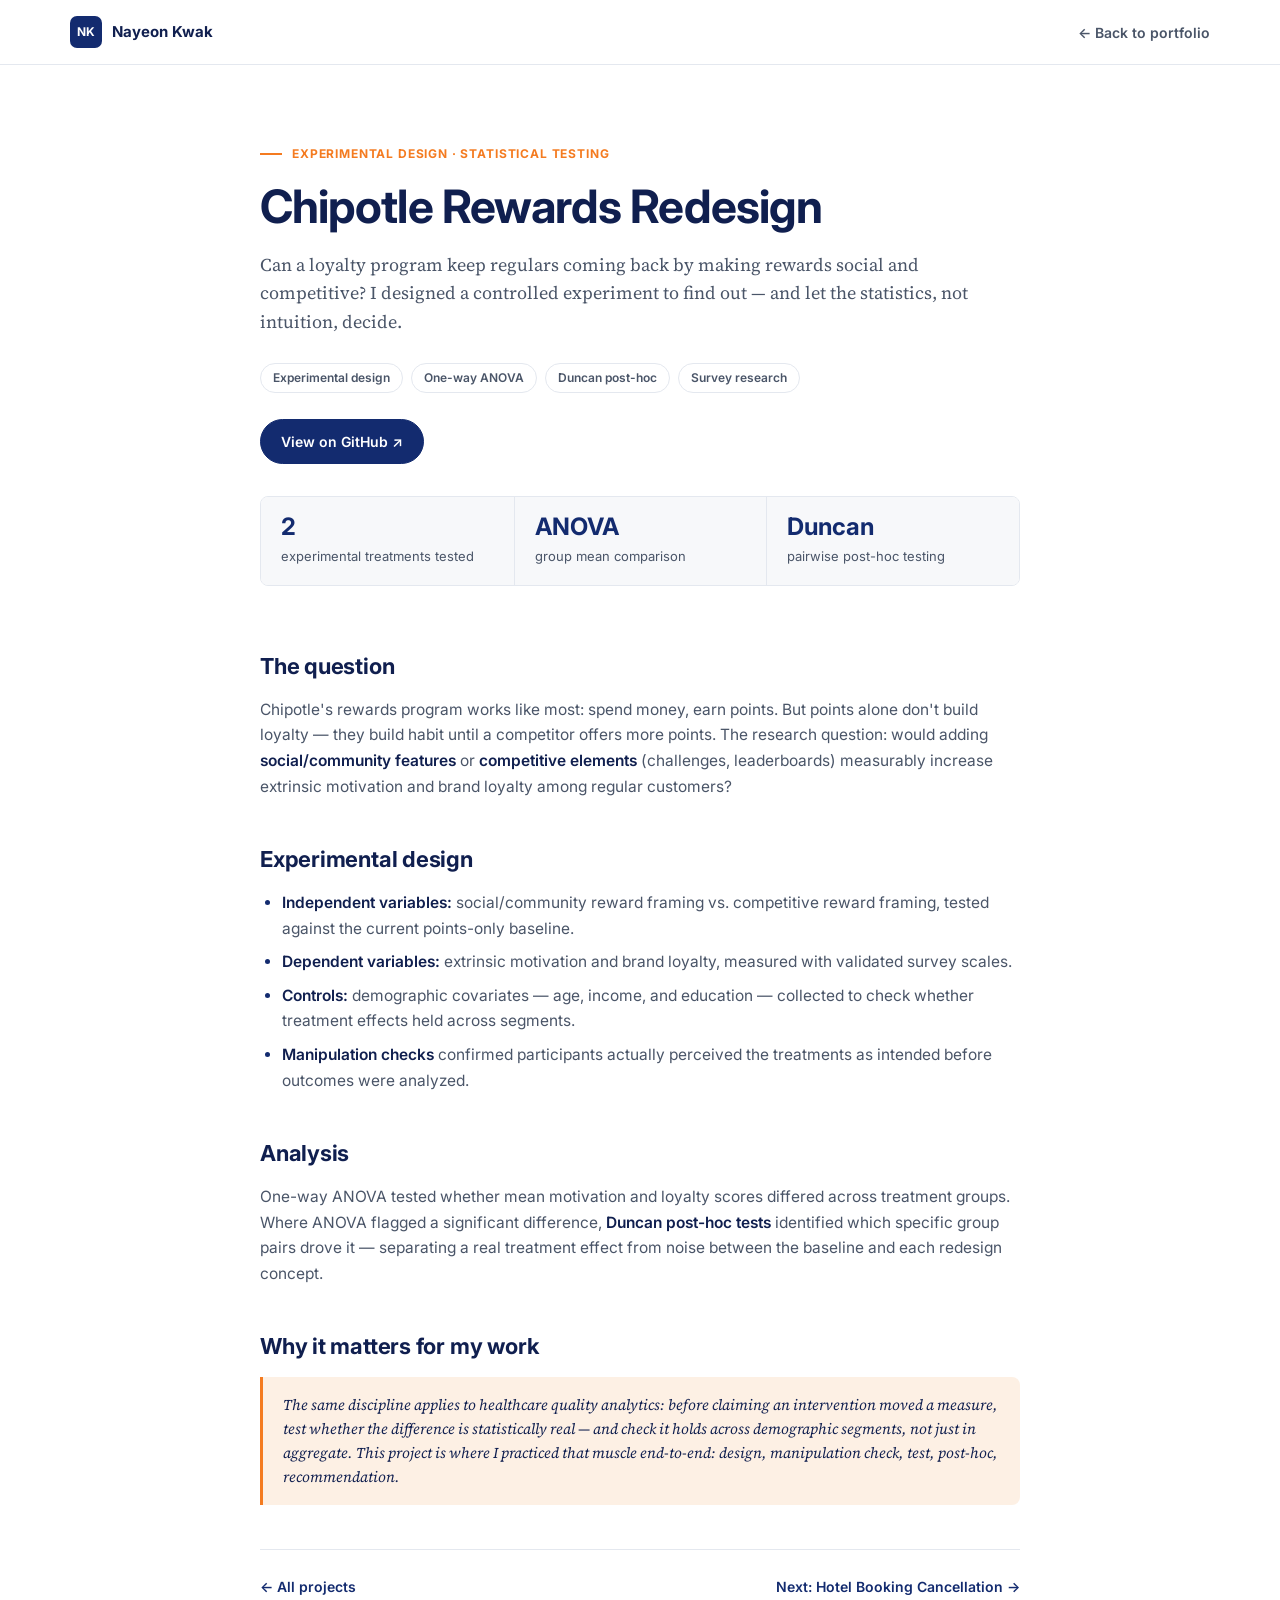
<file: mockups/projects/chipotle-rewards.html>
<!DOCTYPE html>
<html lang="en">
<head>
  <meta charset="UTF-8" />
  <meta name="viewport" content="width=device-width, initial-scale=1.0" />
  <title>Chipotle Rewards Redesign — Nayeon Kwak</title>
  <link rel="preconnect" href="https://fonts.googleapis.com" />
  <link rel="preconnect" href="https://fonts.gstatic.com" crossorigin />
  <link href="https://fonts.googleapis.com/css2?family=Inter:wght@400;500;600;700&family=Source+Serif+4:ital,opsz,wght@0,8..60,400;0,8..60,600;1,8..60,400&display=swap" rel="stylesheet" />
  <style>
    /* Same 4-role color system as the landing page (portfolio-mockup-v4) */
    :root {
      --blue:        #132b6f;
      --blue-deep:   #101f4f;
      --blue-tint:   #eef2fa;
      --orange:      #f47b20;
      --orange-tint: #fdf0e4;
      --grey:        #4a5568;
      --grey-line:   #e4e8ef;
      --grey-bg:     #f7f8fa;
      --paper:       #ffffff;
      --radius: 8px;
      --shadow: 0 1px 2px rgba(16, 31, 79, 0.05), 0 8px 28px rgba(16, 31, 79, 0.07);
      --font-sans:  'Inter', system-ui, sans-serif;
      --font-serif: 'Source Serif 4', Georgia, 'Times New Roman', serif;
    }
    *, *::before, *::after { box-sizing: border-box; }
    html { scroll-behavior: smooth; }
    body { margin: 0; color: var(--blue-deep); background: var(--paper); font-family: var(--font-sans); line-height: 1.5; -webkit-font-smoothing: antialiased; }
    a { color: inherit; text-decoration: none; }
    h1, h2, h3, p, ul, ol { margin-top: 0; }
    .wrap { width: min(760px, calc(100% - 40px)); margin: 0 auto; }

    .nav-wrap { position: sticky; top: 0; z-index: 50; border-bottom: 1px solid var(--grey-line); background: rgba(255,255,255,0.92); backdrop-filter: blur(14px); }
    .nav { width: min(1140px, calc(100% - 40px)); min-height: 64px; margin: 0 auto; display: flex; align-items: center; justify-content: space-between; gap: 22px; }
    .brand { display: flex; align-items: center; gap: 10px; font-weight: 700; font-size: 15px; }
    .mark { width: 32px; height: 32px; border-radius: 7px; display: grid; place-items: center; background: var(--blue); color: var(--paper); font-size: 12px; font-weight: 700; }
    .back { color: var(--grey); font-size: 14px; font-weight: 600; }
    .back:hover { color: var(--blue); }

    .page-head { padding: 72px 0 44px; }
    .kicker { display: inline-flex; align-items: center; gap: 10px; margin-bottom: 18px; color: var(--orange); font-size: 12px; font-weight: 700; letter-spacing: 0.07em; text-transform: uppercase; }
    .kicker::before { content: ""; width: 22px; height: 2px; background: var(--orange); }
    h1 { margin-bottom: 18px; font-size: clamp(30px, 4.4vw, 46px); font-weight: 700; line-height: 1.12; letter-spacing: -0.02em; }
    .summary { color: var(--grey); font-family: var(--font-serif); font-size: 18px; line-height: 1.6; margin-bottom: 26px; }
    .head-meta { display: flex; flex-wrap: wrap; gap: 8px; margin-bottom: 26px; }
    .method { padding: 5px 12px; border-radius: 999px; border: 1px solid var(--grey-line); background: var(--paper); color: var(--grey); font-size: 12px; font-weight: 600; }
    .button { display: inline-flex; align-items: center; gap: 8px; padding: 11px 20px; border: 1px solid var(--blue); border-radius: 999px; background: var(--blue); color: var(--paper); font-size: 14px; font-weight: 600; transition: background 0.15s; }
    .button:hover { background: var(--blue-deep); }

    .stat-row { display: grid; grid-template-columns: repeat(3, 1fr); border: 1px solid var(--grey-line); border-radius: var(--radius); overflow: hidden; margin-top: 32px; }
    .stat { padding: 18px 20px; border-left: 1px solid var(--grey-line); background: var(--grey-bg); }
    .stat:first-child { border-left: 0; }
    .stat strong { display: block; margin-bottom: 4px; color: var(--blue); font-size: 24px; font-weight: 700; line-height: 1; }
    .stat span { color: var(--grey); font-size: 13px; line-height: 1.4; }

    .page-body { padding: 20px 0 80px; }
    .block { margin-bottom: 44px; }
    .block h2 { margin-bottom: 14px; font-size: 22px; font-weight: 700; letter-spacing: -0.01em; }
    .block p, .block li { color: var(--grey); font-size: 15.5px; line-height: 1.65; }
    .block p { margin-bottom: 14px; }
    .block ul, .block ol { margin: 0 0 14px; padding-left: 22px; display: grid; gap: 8px; }
    .block li::marker { color: var(--blue); }
    .block strong { color: var(--blue-deep); font-weight: 600; }
    .insight { padding: 16px 20px; border-left: 3px solid var(--orange); border-radius: 0 var(--radius) var(--radius) 0; background: var(--orange-tint); color: var(--blue-deep); font-family: var(--font-serif); font-style: italic; font-size: 15px; line-height: 1.6; }

    .page-foot { display: flex; justify-content: space-between; align-items: center; gap: 16px; padding: 26px 0 60px; border-top: 1px solid var(--grey-line); }
    .page-foot a { font-size: 14px; font-weight: 600; color: var(--blue); }
    .page-foot a:hover { color: var(--blue-deep); }

    /* orange cursor dot */
    .cursor-dot { position: fixed; top: 0; left: 0; width: 13px; height: 13px; border-radius: 99px; background: var(--orange); pointer-events: none; z-index: 9999; opacity: 0; transition: width 0.15s ease, height 0.15s ease, opacity 0.2s ease; }
    .cursor-dot.on-link { width: 26px; height: 26px; opacity: 0.45; }
    @media (hover: none), (pointer: coarse) { .cursor-dot { display: none; } }

    @media (max-width: 680px) {
      .stat-row { grid-template-columns: 1fr; }
      .stat { border-left: 0; border-top: 1px solid var(--grey-line); }
      .stat:first-child { border-top: 0; }
      .page-head { padding-top: 48px; }
    }
  </style>
</head>
<body>
  <div class="cursor-dot" aria-hidden="true"></div>

  <header class="nav-wrap">
    <nav class="nav" aria-label="Site navigation">
      <a class="brand" href="../portfolio-mockup-v4.html"><span class="mark">NK</span><span>Nayeon Kwak</span></a>
      <a class="back" href="../portfolio-mockup-v4.html#projects">← Back to portfolio</a>
    </nav>
  </header>

  <main>
    <div class="wrap page-head">
      <span class="kicker">Experimental Design · Statistical Testing</span>
      <h1>Chipotle Rewards Redesign</h1>
      <p class="summary">Can a loyalty program keep regulars coming back by making rewards social and competitive? I designed a controlled experiment to find out — and let the statistics, not intuition, decide.</p>
      <div class="head-meta">
        <span class="method">Experimental design</span>
        <span class="method">One-way ANOVA</span>
        <span class="method">Duncan post-hoc</span>
        <span class="method">Survey research</span>
      </div>
      <a class="button" href="https://github.com/yuuuuniii/Customer-Loyalty-Program-Redesign_Chipotle-Rewards" target="_blank" rel="noreferrer">View on GitHub ↗</a>
      <div class="stat-row">
        <div class="stat"><strong>2</strong><span>experimental treatments tested</span></div>
        <div class="stat"><strong>ANOVA</strong><span>group mean comparison</span></div>
        <div class="stat"><strong>Duncan</strong><span>pairwise post-hoc testing</span></div>
      </div>
    </div>

    <div class="wrap page-body">
      <section class="block">
        <h2>The question</h2>
        <p>Chipotle's rewards program works like most: spend money, earn points. But points alone don't build loyalty — they build habit until a competitor offers more points. The research question: would adding <strong>social/community features</strong> or <strong>competitive elements</strong> (challenges, leaderboards) measurably increase extrinsic motivation and brand loyalty among regular customers?</p>
      </section>

      <section class="block">
        <h2>Experimental design</h2>
        <ul>
          <li><strong>Independent variables:</strong> social/community reward framing vs. competitive reward framing, tested against the current points-only baseline.</li>
          <li><strong>Dependent variables:</strong> extrinsic motivation and brand loyalty, measured with validated survey scales.</li>
          <li><strong>Controls:</strong> demographic covariates — age, income, and education — collected to check whether treatment effects held across segments.</li>
          <li><strong>Manipulation checks</strong> confirmed participants actually perceived the treatments as intended before outcomes were analyzed.</li>
        </ul>
      </section>

      <section class="block">
        <h2>Analysis</h2>
        <p>One-way ANOVA tested whether mean motivation and loyalty scores differed across treatment groups. Where ANOVA flagged a significant difference, <strong>Duncan post-hoc tests</strong> identified which specific group pairs drove it — separating a real treatment effect from noise between the baseline and each redesign concept.</p>
      </section>

      <section class="block">
        <h2>Why it matters for my work</h2>
        <div class="insight">The same discipline applies to healthcare quality analytics: before claiming an intervention moved a measure, test whether the difference is statistically real — and check it holds across demographic segments, not just in aggregate. This project is where I practiced that muscle end-to-end: design, manipulation check, test, post-hoc, recommendation.</div>
      </section>

      <div class="page-foot">
        <a href="../portfolio-mockup-v4.html#projects">← All projects</a>
        <a href="hotel-cancellation.html">Next: Hotel Booking Cancellation →</a>
      </div>
    </div>
  </main>

  <script>
    const dot = document.querySelector('.cursor-dot');
    window.addEventListener('mousemove', (e) => {
      dot.style.opacity = dot.classList.contains('on-link') ? 0.45 : 1;
      dot.style.transform = `translate(${e.clientX}px, ${e.clientY}px) translate(-50%, -50%)`;
    });
    document.addEventListener('mouseleave', () => { dot.style.opacity = 0; });
    document.querySelectorAll('a, button').forEach((el) => {
      el.addEventListener('mouseenter', () => dot.classList.add('on-link'));
      el.addEventListener('mouseleave', () => dot.classList.remove('on-link'));
    });
  </script>
</body>
</html>
</file>
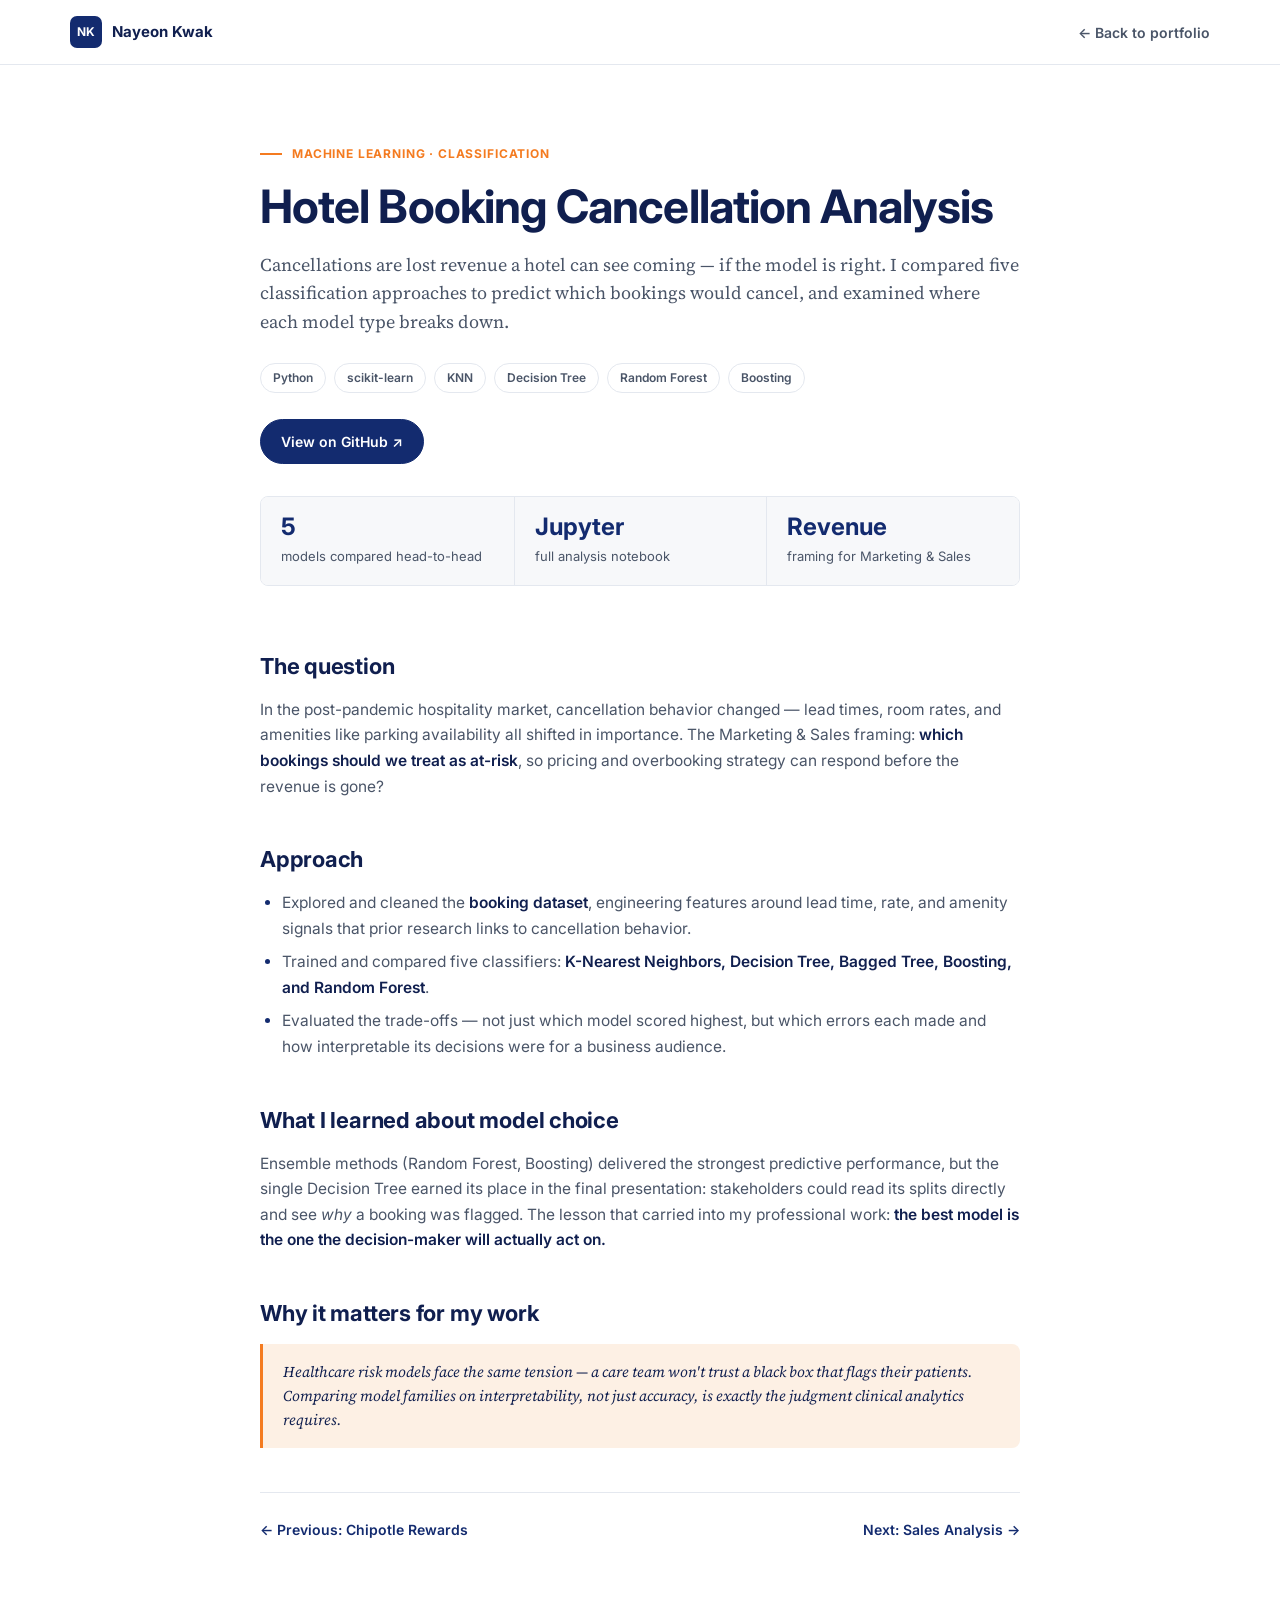
<file: mockups/projects/hotel-cancellation.html>
<!DOCTYPE html>
<html lang="en">
<head>
  <meta charset="UTF-8" />
  <meta name="viewport" content="width=device-width, initial-scale=1.0" />
  <title>Hotel Booking Cancellation Analysis — Nayeon Kwak</title>
  <link rel="preconnect" href="https://fonts.googleapis.com" />
  <link rel="preconnect" href="https://fonts.gstatic.com" crossorigin />
  <link href="https://fonts.googleapis.com/css2?family=Inter:wght@400;500;600;700&family=Source+Serif+4:ital,opsz,wght@0,8..60,400;0,8..60,600;1,8..60,400&display=swap" rel="stylesheet" />
  <style>
    /* Same 4-role color system as the landing page (portfolio-mockup-v4) */
    :root {
      --blue:        #132b6f;
      --blue-deep:   #101f4f;
      --blue-tint:   #eef2fa;
      --orange:      #f47b20;
      --orange-tint: #fdf0e4;
      --grey:        #4a5568;
      --grey-line:   #e4e8ef;
      --grey-bg:     #f7f8fa;
      --paper:       #ffffff;
      --radius: 8px;
      --shadow: 0 1px 2px rgba(16, 31, 79, 0.05), 0 8px 28px rgba(16, 31, 79, 0.07);
      --font-sans:  'Inter', system-ui, sans-serif;
      --font-serif: 'Source Serif 4', Georgia, 'Times New Roman', serif;
    }
    *, *::before, *::after { box-sizing: border-box; }
    html { scroll-behavior: smooth; }
    body { margin: 0; color: var(--blue-deep); background: var(--paper); font-family: var(--font-sans); line-height: 1.5; -webkit-font-smoothing: antialiased; }
    a { color: inherit; text-decoration: none; }
    h1, h2, h3, p, ul, ol { margin-top: 0; }
    .wrap { width: min(760px, calc(100% - 40px)); margin: 0 auto; }

    .nav-wrap { position: sticky; top: 0; z-index: 50; border-bottom: 1px solid var(--grey-line); background: rgba(255,255,255,0.92); backdrop-filter: blur(14px); }
    .nav { width: min(1140px, calc(100% - 40px)); min-height: 64px; margin: 0 auto; display: flex; align-items: center; justify-content: space-between; gap: 22px; }
    .brand { display: flex; align-items: center; gap: 10px; font-weight: 700; font-size: 15px; }
    .mark { width: 32px; height: 32px; border-radius: 7px; display: grid; place-items: center; background: var(--blue); color: var(--paper); font-size: 12px; font-weight: 700; }
    .back { color: var(--grey); font-size: 14px; font-weight: 600; }
    .back:hover { color: var(--blue); }

    .page-head { padding: 72px 0 44px; }
    .kicker { display: inline-flex; align-items: center; gap: 10px; margin-bottom: 18px; color: var(--orange); font-size: 12px; font-weight: 700; letter-spacing: 0.07em; text-transform: uppercase; }
    .kicker::before { content: ""; width: 22px; height: 2px; background: var(--orange); }
    h1 { margin-bottom: 18px; font-size: clamp(30px, 4.4vw, 46px); font-weight: 700; line-height: 1.12; letter-spacing: -0.02em; }
    .summary { color: var(--grey); font-family: var(--font-serif); font-size: 18px; line-height: 1.6; margin-bottom: 26px; }
    .head-meta { display: flex; flex-wrap: wrap; gap: 8px; margin-bottom: 26px; }
    .method { padding: 5px 12px; border-radius: 999px; border: 1px solid var(--grey-line); background: var(--paper); color: var(--grey); font-size: 12px; font-weight: 600; }
    .button { display: inline-flex; align-items: center; gap: 8px; padding: 11px 20px; border: 1px solid var(--blue); border-radius: 999px; background: var(--blue); color: var(--paper); font-size: 14px; font-weight: 600; transition: background 0.15s; }
    .button:hover { background: var(--blue-deep); }

    .stat-row { display: grid; grid-template-columns: repeat(3, 1fr); border: 1px solid var(--grey-line); border-radius: var(--radius); overflow: hidden; margin-top: 32px; }
    .stat { padding: 18px 20px; border-left: 1px solid var(--grey-line); background: var(--grey-bg); }
    .stat:first-child { border-left: 0; }
    .stat strong { display: block; margin-bottom: 4px; color: var(--blue); font-size: 24px; font-weight: 700; line-height: 1; }
    .stat span { color: var(--grey); font-size: 13px; line-height: 1.4; }

    .page-body { padding: 20px 0 80px; }
    .block { margin-bottom: 44px; }
    .block h2 { margin-bottom: 14px; font-size: 22px; font-weight: 700; letter-spacing: -0.01em; }
    .block p, .block li { color: var(--grey); font-size: 15.5px; line-height: 1.65; }
    .block p { margin-bottom: 14px; }
    .block ul, .block ol { margin: 0 0 14px; padding-left: 22px; display: grid; gap: 8px; }
    .block li::marker { color: var(--blue); }
    .block strong { color: var(--blue-deep); font-weight: 600; }
    .insight { padding: 16px 20px; border-left: 3px solid var(--orange); border-radius: 0 var(--radius) var(--radius) 0; background: var(--orange-tint); color: var(--blue-deep); font-family: var(--font-serif); font-style: italic; font-size: 15px; line-height: 1.6; }

    .page-foot { display: flex; justify-content: space-between; align-items: center; gap: 16px; padding: 26px 0 60px; border-top: 1px solid var(--grey-line); }
    .page-foot a { font-size: 14px; font-weight: 600; color: var(--blue); }
    .page-foot a:hover { color: var(--blue-deep); }

    /* orange cursor dot */
    .cursor-dot { position: fixed; top: 0; left: 0; width: 13px; height: 13px; border-radius: 99px; background: var(--orange); pointer-events: none; z-index: 9999; opacity: 0; transition: width 0.15s ease, height 0.15s ease, opacity 0.2s ease; }
    .cursor-dot.on-link { width: 26px; height: 26px; opacity: 0.45; }
    @media (hover: none), (pointer: coarse) { .cursor-dot { display: none; } }

    @media (max-width: 680px) {
      .stat-row { grid-template-columns: 1fr; }
      .stat { border-left: 0; border-top: 1px solid var(--grey-line); }
      .stat:first-child { border-top: 0; }
      .page-head { padding-top: 48px; }
    }
  </style>
</head>
<body>
  <div class="cursor-dot" aria-hidden="true"></div>

  <header class="nav-wrap">
    <nav class="nav" aria-label="Site navigation">
      <a class="brand" href="../portfolio-mockup-v4.html"><span class="mark">NK</span><span>Nayeon Kwak</span></a>
      <a class="back" href="../portfolio-mockup-v4.html#projects">← Back to portfolio</a>
    </nav>
  </header>

  <main>
    <div class="wrap page-head">
      <span class="kicker">Machine Learning · Classification</span>
      <h1>Hotel Booking Cancellation Analysis</h1>
      <p class="summary">Cancellations are lost revenue a hotel can see coming — if the model is right. I compared five classification approaches to predict which bookings would cancel, and examined where each model type breaks down.</p>
      <div class="head-meta">
        <span class="method">Python</span>
        <span class="method">scikit-learn</span>
        <span class="method">KNN</span>
        <span class="method">Decision Tree</span>
        <span class="method">Random Forest</span>
        <span class="method">Boosting</span>
      </div>
      <a class="button" href="https://github.com/yuuuuniii/Hotel-Booking-Cancellation-Analysis" target="_blank" rel="noreferrer">View on GitHub ↗</a>
      <div class="stat-row">
        <div class="stat"><strong>5</strong><span>models compared head-to-head</span></div>
        <div class="stat"><strong>Jupyter</strong><span>full analysis notebook</span></div>
        <div class="stat"><strong>Revenue</strong><span>framing for Marketing &amp; Sales</span></div>
      </div>
    </div>

    <div class="wrap page-body">
      <section class="block">
        <h2>The question</h2>
        <p>In the post-pandemic hospitality market, cancellation behavior changed — lead times, room rates, and amenities like parking availability all shifted in importance. The Marketing &amp; Sales framing: <strong>which bookings should we treat as at-risk</strong>, so pricing and overbooking strategy can respond before the revenue is gone?</p>
      </section>

      <section class="block">
        <h2>Approach</h2>
        <ul>
          <li>Explored and cleaned the <strong>booking dataset</strong>, engineering features around lead time, rate, and amenity signals that prior research links to cancellation behavior.</li>
          <li>Trained and compared five classifiers: <strong>K-Nearest Neighbors, Decision Tree, Bagged Tree, Boosting, and Random Forest</strong>.</li>
          <li>Evaluated the trade-offs — not just which model scored highest, but which errors each made and how interpretable its decisions were for a business audience.</li>
        </ul>
      </section>

      <section class="block">
        <h2>What I learned about model choice</h2>
        <p>Ensemble methods (Random Forest, Boosting) delivered the strongest predictive performance, but the single Decision Tree earned its place in the final presentation: stakeholders could read its splits directly and see <em>why</em> a booking was flagged. The lesson that carried into my professional work: <strong>the best model is the one the decision-maker will actually act on.</strong></p>
      </section>

      <section class="block">
        <h2>Why it matters for my work</h2>
        <div class="insight">Healthcare risk models face the same tension — a care team won't trust a black box that flags their patients. Comparing model families on interpretability, not just accuracy, is exactly the judgment clinical analytics requires.</div>
      </section>

      <div class="page-foot">
        <a href="chipotle-rewards.html">← Previous: Chipotle Rewards</a>
        <a href="sales-analysis.html">Next: Sales Analysis →</a>
      </div>
    </div>
  </main>

  <script>
    const dot = document.querySelector('.cursor-dot');
    window.addEventListener('mousemove', (e) => {
      dot.style.opacity = dot.classList.contains('on-link') ? 0.45 : 1;
      dot.style.transform = `translate(${e.clientX}px, ${e.clientY}px) translate(-50%, -50%)`;
    });
    document.addEventListener('mouseleave', () => { dot.style.opacity = 0; });
    document.querySelectorAll('a, button').forEach((el) => {
      el.addEventListener('mouseenter', () => dot.classList.add('on-link'));
      el.addEventListener('mouseleave', () => dot.classList.remove('on-link'));
    });
  </script>
</body>
</html>
</file>
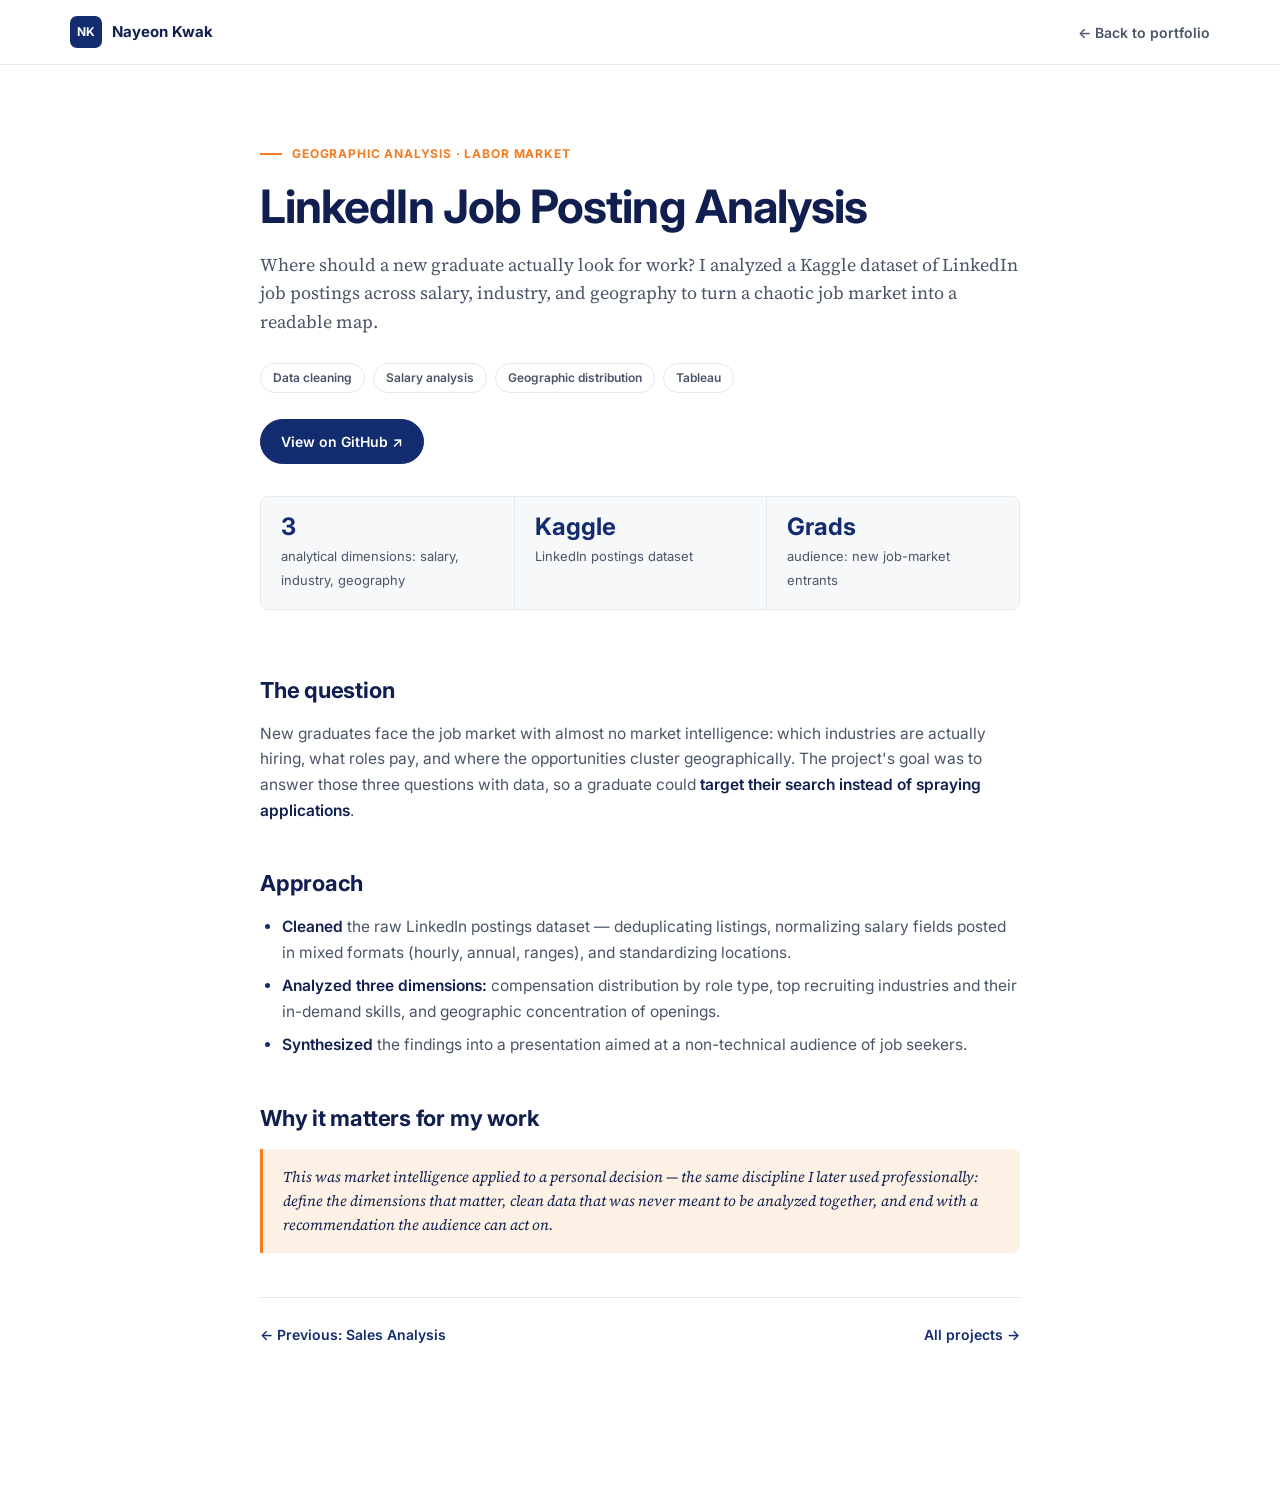
<file: mockups/projects/linkedin-postings.html>
<!DOCTYPE html>
<html lang="en">
<head>
  <meta charset="UTF-8" />
  <meta name="viewport" content="width=device-width, initial-scale=1.0" />
  <title>LinkedIn Job Posting Analysis — Nayeon Kwak</title>
  <link rel="preconnect" href="https://fonts.googleapis.com" />
  <link rel="preconnect" href="https://fonts.gstatic.com" crossorigin />
  <link href="https://fonts.googleapis.com/css2?family=Inter:wght@400;500;600;700&family=Source+Serif+4:ital,opsz,wght@0,8..60,400;0,8..60,600;1,8..60,400&display=swap" rel="stylesheet" />
  <style>
    /* Same 4-role color system as the landing page (portfolio-mockup-v4) */
    :root {
      --blue:        #132b6f;
      --blue-deep:   #101f4f;
      --blue-tint:   #eef2fa;
      --orange:      #f47b20;
      --orange-tint: #fdf0e4;
      --grey:        #4a5568;
      --grey-line:   #e4e8ef;
      --grey-bg:     #f7f8fa;
      --paper:       #ffffff;
      --radius: 8px;
      --shadow: 0 1px 2px rgba(16, 31, 79, 0.05), 0 8px 28px rgba(16, 31, 79, 0.07);
      --font-sans:  'Inter', system-ui, sans-serif;
      --font-serif: 'Source Serif 4', Georgia, 'Times New Roman', serif;
    }
    *, *::before, *::after { box-sizing: border-box; }
    html { scroll-behavior: smooth; }
    body { margin: 0; color: var(--blue-deep); background: var(--paper); font-family: var(--font-sans); line-height: 1.5; -webkit-font-smoothing: antialiased; }
    a { color: inherit; text-decoration: none; }
    h1, h2, h3, p, ul, ol { margin-top: 0; }
    .wrap { width: min(760px, calc(100% - 40px)); margin: 0 auto; }

    .nav-wrap { position: sticky; top: 0; z-index: 50; border-bottom: 1px solid var(--grey-line); background: rgba(255,255,255,0.92); backdrop-filter: blur(14px); }
    .nav { width: min(1140px, calc(100% - 40px)); min-height: 64px; margin: 0 auto; display: flex; align-items: center; justify-content: space-between; gap: 22px; }
    .brand { display: flex; align-items: center; gap: 10px; font-weight: 700; font-size: 15px; }
    .mark { width: 32px; height: 32px; border-radius: 7px; display: grid; place-items: center; background: var(--blue); color: var(--paper); font-size: 12px; font-weight: 700; }
    .back { color: var(--grey); font-size: 14px; font-weight: 600; }
    .back:hover { color: var(--blue); }

    .page-head { padding: 72px 0 44px; }
    .kicker { display: inline-flex; align-items: center; gap: 10px; margin-bottom: 18px; color: var(--orange); font-size: 12px; font-weight: 700; letter-spacing: 0.07em; text-transform: uppercase; }
    .kicker::before { content: ""; width: 22px; height: 2px; background: var(--orange); }
    h1 { margin-bottom: 18px; font-size: clamp(30px, 4.4vw, 46px); font-weight: 700; line-height: 1.12; letter-spacing: -0.02em; }
    .summary { color: var(--grey); font-family: var(--font-serif); font-size: 18px; line-height: 1.6; margin-bottom: 26px; }
    .head-meta { display: flex; flex-wrap: wrap; gap: 8px; margin-bottom: 26px; }
    .method { padding: 5px 12px; border-radius: 999px; border: 1px solid var(--grey-line); background: var(--paper); color: var(--grey); font-size: 12px; font-weight: 600; }
    .button { display: inline-flex; align-items: center; gap: 8px; padding: 11px 20px; border: 1px solid var(--blue); border-radius: 999px; background: var(--blue); color: var(--paper); font-size: 14px; font-weight: 600; transition: background 0.15s; }
    .button:hover { background: var(--blue-deep); }

    .stat-row { display: grid; grid-template-columns: repeat(3, 1fr); border: 1px solid var(--grey-line); border-radius: var(--radius); overflow: hidden; margin-top: 32px; }
    .stat { padding: 18px 20px; border-left: 1px solid var(--grey-line); background: var(--grey-bg); }
    .stat:first-child { border-left: 0; }
    .stat strong { display: block; margin-bottom: 4px; color: var(--blue); font-size: 24px; font-weight: 700; line-height: 1; }
    .stat span { color: var(--grey); font-size: 13px; line-height: 1.4; }

    .page-body { padding: 20px 0 80px; }
    .block { margin-bottom: 44px; }
    .block h2 { margin-bottom: 14px; font-size: 22px; font-weight: 700; letter-spacing: -0.01em; }
    .block p, .block li { color: var(--grey); font-size: 15.5px; line-height: 1.65; }
    .block p { margin-bottom: 14px; }
    .block ul, .block ol { margin: 0 0 14px; padding-left: 22px; display: grid; gap: 8px; }
    .block li::marker { color: var(--blue); }
    .block strong { color: var(--blue-deep); font-weight: 600; }
    .insight { padding: 16px 20px; border-left: 3px solid var(--orange); border-radius: 0 var(--radius) var(--radius) 0; background: var(--orange-tint); color: var(--blue-deep); font-family: var(--font-serif); font-style: italic; font-size: 15px; line-height: 1.6; }

    .page-foot { display: flex; justify-content: space-between; align-items: center; gap: 16px; padding: 26px 0 60px; border-top: 1px solid var(--grey-line); }
    .page-foot a { font-size: 14px; font-weight: 600; color: var(--blue); }
    .page-foot a:hover { color: var(--blue-deep); }

    /* orange cursor dot */
    .cursor-dot { position: fixed; top: 0; left: 0; width: 13px; height: 13px; border-radius: 99px; background: var(--orange); pointer-events: none; z-index: 9999; opacity: 0; transition: width 0.15s ease, height 0.15s ease, opacity 0.2s ease; }
    .cursor-dot.on-link { width: 26px; height: 26px; opacity: 0.45; }
    @media (hover: none), (pointer: coarse) { .cursor-dot { display: none; } }

    @media (max-width: 680px) {
      .stat-row { grid-template-columns: 1fr; }
      .stat { border-left: 0; border-top: 1px solid var(--grey-line); }
      .stat:first-child { border-top: 0; }
      .page-head { padding-top: 48px; }
    }
  </style>
</head>
<body>
  <div class="cursor-dot" aria-hidden="true"></div>

  <header class="nav-wrap">
    <nav class="nav" aria-label="Site navigation">
      <a class="brand" href="../portfolio-mockup-v4.html"><span class="mark">NK</span><span>Nayeon Kwak</span></a>
      <a class="back" href="../portfolio-mockup-v4.html#projects">← Back to portfolio</a>
    </nav>
  </header>

  <main>
    <div class="wrap page-head">
      <span class="kicker">Geographic Analysis · Labor Market</span>
      <h1>LinkedIn Job Posting Analysis</h1>
      <p class="summary">Where should a new graduate actually look for work? I analyzed a Kaggle dataset of LinkedIn job postings across salary, industry, and geography to turn a chaotic job market into a readable map.</p>
      <div class="head-meta">
        <span class="method">Data cleaning</span>
        <span class="method">Salary analysis</span>
        <span class="method">Geographic distribution</span>
        <span class="method">Tableau</span>
      </div>
      <a class="button" href="https://github.com/yuuuuniii/LinkedIn-Posting-Analysis" target="_blank" rel="noreferrer">View on GitHub ↗</a>
      <div class="stat-row">
        <div class="stat"><strong>3</strong><span>analytical dimensions: salary, industry, geography</span></div>
        <div class="stat"><strong>Kaggle</strong><span>LinkedIn postings dataset</span></div>
        <div class="stat"><strong>Grads</strong><span>audience: new job-market entrants</span></div>
      </div>
    </div>

    <div class="wrap page-body">
      <section class="block">
        <h2>The question</h2>
        <p>New graduates face the job market with almost no market intelligence: which industries are actually hiring, what roles pay, and where the opportunities cluster geographically. The project's goal was to answer those three questions with data, so a graduate could <strong>target their search instead of spraying applications</strong>.</p>
      </section>

      <section class="block">
        <h2>Approach</h2>
        <ul>
          <li><strong>Cleaned</strong> the raw LinkedIn postings dataset — deduplicating listings, normalizing salary fields posted in mixed formats (hourly, annual, ranges), and standardizing locations.</li>
          <li><strong>Analyzed three dimensions:</strong> compensation distribution by role type, top recruiting industries and their in-demand skills, and geographic concentration of openings.</li>
          <li><strong>Synthesized</strong> the findings into a presentation aimed at a non-technical audience of job seekers.</li>
        </ul>
      </section>

      <section class="block">
        <h2>Why it matters for my work</h2>
        <div class="insight">This was market intelligence applied to a personal decision — the same discipline I later used professionally: define the dimensions that matter, clean data that was never meant to be analyzed together, and end with a recommendation the audience can act on.</div>
      </section>

      <div class="page-foot">
        <a href="sales-analysis.html">← Previous: Sales Analysis</a>
        <a href="../portfolio-mockup-v4.html#projects">All projects →</a>
      </div>
    </div>
  </main>

  <script>
    const dot = document.querySelector('.cursor-dot');
    window.addEventListener('mousemove', (e) => {
      dot.style.opacity = dot.classList.contains('on-link') ? 0.45 : 1;
      dot.style.transform = `translate(${e.clientX}px, ${e.clientY}px) translate(-50%, -50%)`;
    });
    document.addEventListener('mouseleave', () => { dot.style.opacity = 0; });
    document.querySelectorAll('a, button').forEach((el) => {
      el.addEventListener('mouseenter', () => dot.classList.add('on-link'));
      el.addEventListener('mouseleave', () => dot.classList.remove('on-link'));
    });
  </script>
</body>
</html>
</file>
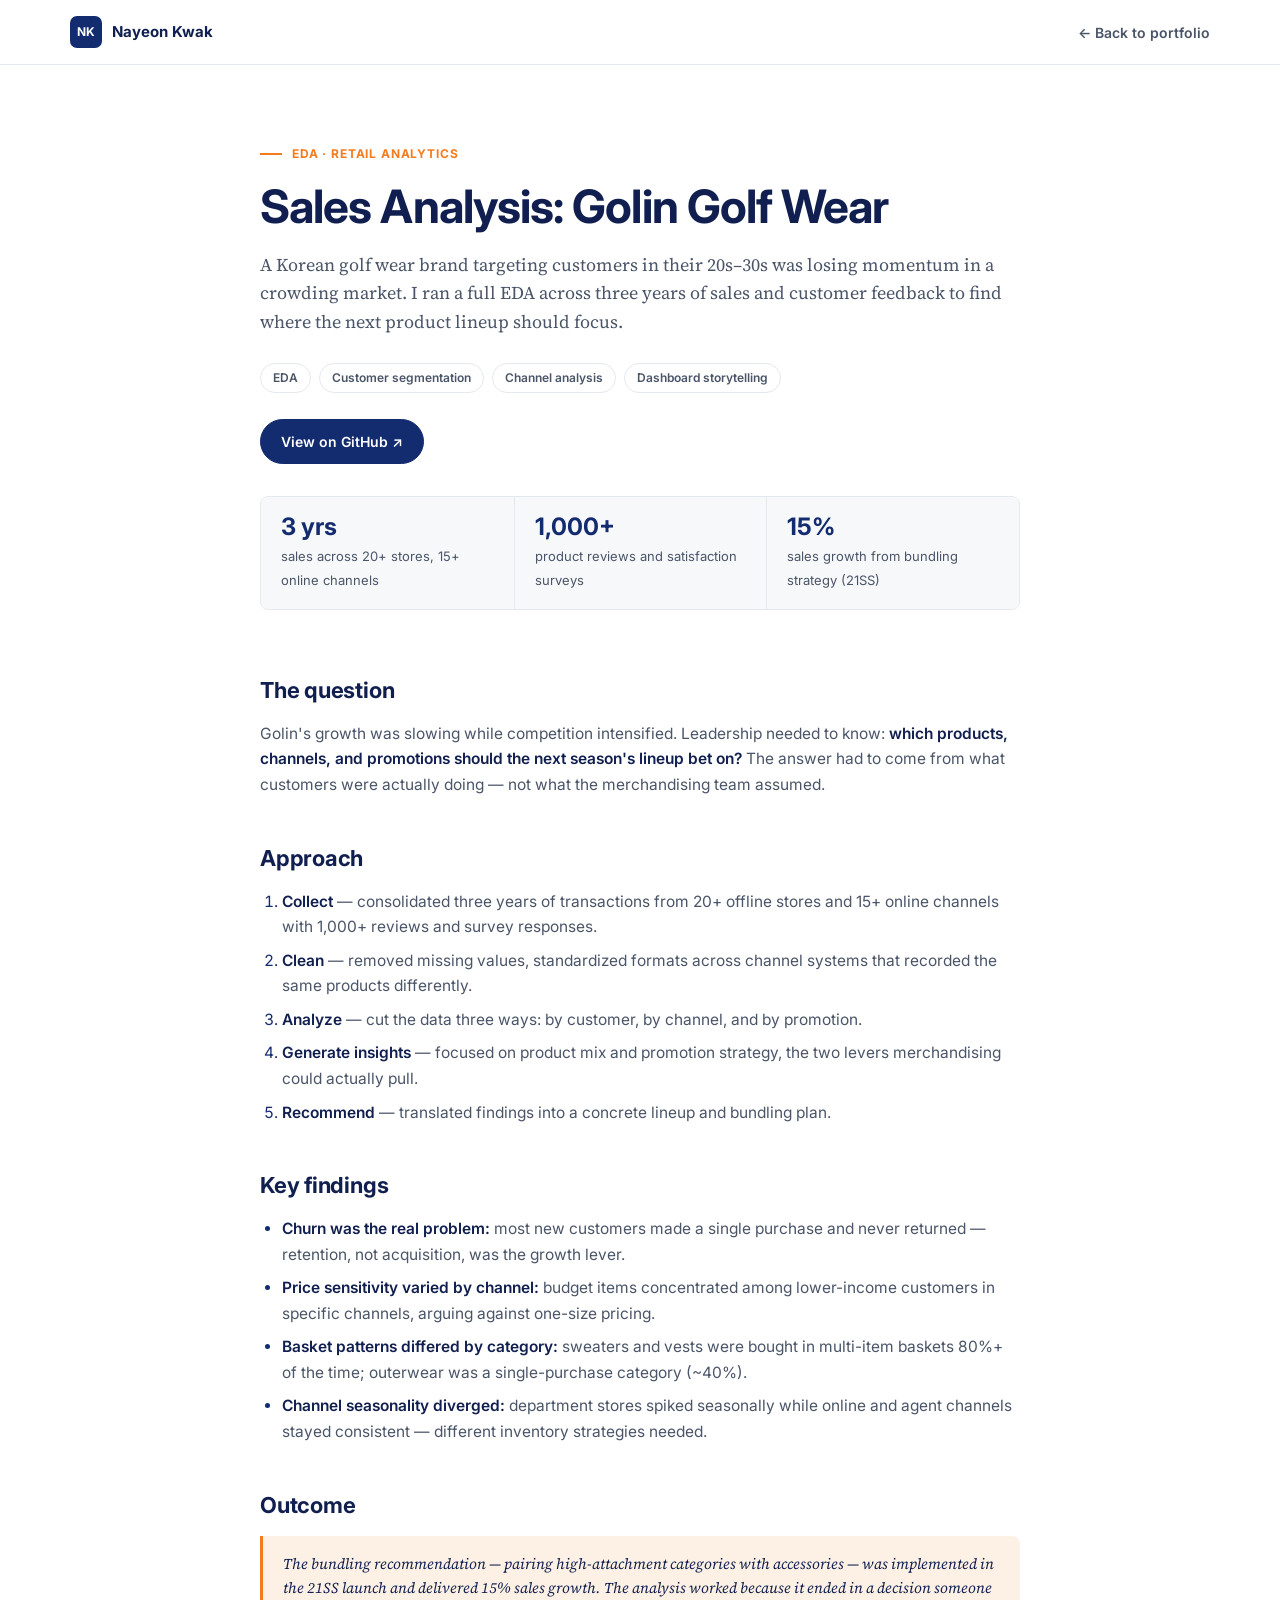
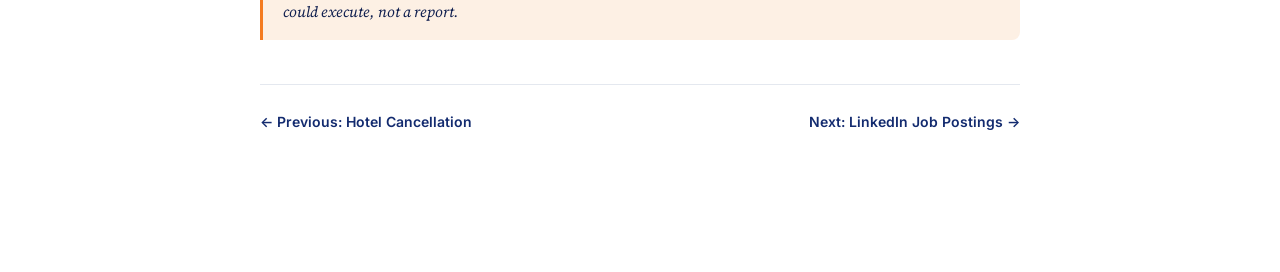
<file: mockups/projects/sales-analysis.html>
<!DOCTYPE html>
<html lang="en">
<head>
  <meta charset="UTF-8" />
  <meta name="viewport" content="width=device-width, initial-scale=1.0" />
  <title>Golf Wear Sales Analysis — Nayeon Kwak</title>
  <link rel="preconnect" href="https://fonts.googleapis.com" />
  <link rel="preconnect" href="https://fonts.gstatic.com" crossorigin />
  <link href="https://fonts.googleapis.com/css2?family=Inter:wght@400;500;600;700&family=Source+Serif+4:ital,opsz,wght@0,8..60,400;0,8..60,600;1,8..60,400&display=swap" rel="stylesheet" />
  <style>
    /* Same 4-role color system as the landing page (portfolio-mockup-v4) */
    :root {
      --blue:        #132b6f;
      --blue-deep:   #101f4f;
      --blue-tint:   #eef2fa;
      --orange:      #f47b20;
      --orange-tint: #fdf0e4;
      --grey:        #4a5568;
      --grey-line:   #e4e8ef;
      --grey-bg:     #f7f8fa;
      --paper:       #ffffff;
      --radius: 8px;
      --shadow: 0 1px 2px rgba(16, 31, 79, 0.05), 0 8px 28px rgba(16, 31, 79, 0.07);
      --font-sans:  'Inter', system-ui, sans-serif;
      --font-serif: 'Source Serif 4', Georgia, 'Times New Roman', serif;
    }
    *, *::before, *::after { box-sizing: border-box; }
    html { scroll-behavior: smooth; }
    body { margin: 0; color: var(--blue-deep); background: var(--paper); font-family: var(--font-sans); line-height: 1.5; -webkit-font-smoothing: antialiased; }
    a { color: inherit; text-decoration: none; }
    h1, h2, h3, p, ul, ol { margin-top: 0; }
    .wrap { width: min(760px, calc(100% - 40px)); margin: 0 auto; }

    .nav-wrap { position: sticky; top: 0; z-index: 50; border-bottom: 1px solid var(--grey-line); background: rgba(255,255,255,0.92); backdrop-filter: blur(14px); }
    .nav { width: min(1140px, calc(100% - 40px)); min-height: 64px; margin: 0 auto; display: flex; align-items: center; justify-content: space-between; gap: 22px; }
    .brand { display: flex; align-items: center; gap: 10px; font-weight: 700; font-size: 15px; }
    .mark { width: 32px; height: 32px; border-radius: 7px; display: grid; place-items: center; background: var(--blue); color: var(--paper); font-size: 12px; font-weight: 700; }
    .back { color: var(--grey); font-size: 14px; font-weight: 600; }
    .back:hover { color: var(--blue); }

    .page-head { padding: 72px 0 44px; }
    .kicker { display: inline-flex; align-items: center; gap: 10px; margin-bottom: 18px; color: var(--orange); font-size: 12px; font-weight: 700; letter-spacing: 0.07em; text-transform: uppercase; }
    .kicker::before { content: ""; width: 22px; height: 2px; background: var(--orange); }
    h1 { margin-bottom: 18px; font-size: clamp(30px, 4.4vw, 46px); font-weight: 700; line-height: 1.12; letter-spacing: -0.02em; }
    .summary { color: var(--grey); font-family: var(--font-serif); font-size: 18px; line-height: 1.6; margin-bottom: 26px; }
    .head-meta { display: flex; flex-wrap: wrap; gap: 8px; margin-bottom: 26px; }
    .method { padding: 5px 12px; border-radius: 999px; border: 1px solid var(--grey-line); background: var(--paper); color: var(--grey); font-size: 12px; font-weight: 600; }
    .button { display: inline-flex; align-items: center; gap: 8px; padding: 11px 20px; border: 1px solid var(--blue); border-radius: 999px; background: var(--blue); color: var(--paper); font-size: 14px; font-weight: 600; transition: background 0.15s; }
    .button:hover { background: var(--blue-deep); }

    .stat-row { display: grid; grid-template-columns: repeat(3, 1fr); border: 1px solid var(--grey-line); border-radius: var(--radius); overflow: hidden; margin-top: 32px; }
    .stat { padding: 18px 20px; border-left: 1px solid var(--grey-line); background: var(--grey-bg); }
    .stat:first-child { border-left: 0; }
    .stat strong { display: block; margin-bottom: 4px; color: var(--blue); font-size: 24px; font-weight: 700; line-height: 1; }
    .stat span { color: var(--grey); font-size: 13px; line-height: 1.4; }

    .page-body { padding: 20px 0 80px; }
    .block { margin-bottom: 44px; }
    .block h2 { margin-bottom: 14px; font-size: 22px; font-weight: 700; letter-spacing: -0.01em; }
    .block p, .block li { color: var(--grey); font-size: 15.5px; line-height: 1.65; }
    .block p { margin-bottom: 14px; }
    .block ul, .block ol { margin: 0 0 14px; padding-left: 22px; display: grid; gap: 8px; }
    .block li::marker { color: var(--blue); }
    .block strong { color: var(--blue-deep); font-weight: 600; }
    .insight { padding: 16px 20px; border-left: 3px solid var(--orange); border-radius: 0 var(--radius) var(--radius) 0; background: var(--orange-tint); color: var(--blue-deep); font-family: var(--font-serif); font-style: italic; font-size: 15px; line-height: 1.6; }

    .page-foot { display: flex; justify-content: space-between; align-items: center; gap: 16px; padding: 26px 0 60px; border-top: 1px solid var(--grey-line); }
    .page-foot a { font-size: 14px; font-weight: 600; color: var(--blue); }
    .page-foot a:hover { color: var(--blue-deep); }

    /* orange cursor dot */
    .cursor-dot { position: fixed; top: 0; left: 0; width: 13px; height: 13px; border-radius: 99px; background: var(--orange); pointer-events: none; z-index: 9999; opacity: 0; transition: width 0.15s ease, height 0.15s ease, opacity 0.2s ease; }
    .cursor-dot.on-link { width: 26px; height: 26px; opacity: 0.45; }
    @media (hover: none), (pointer: coarse) { .cursor-dot { display: none; } }

    @media (max-width: 680px) {
      .stat-row { grid-template-columns: 1fr; }
      .stat { border-left: 0; border-top: 1px solid var(--grey-line); }
      .stat:first-child { border-top: 0; }
      .page-head { padding-top: 48px; }
    }
  </style>
</head>
<body>
  <div class="cursor-dot" aria-hidden="true"></div>

  <header class="nav-wrap">
    <nav class="nav" aria-label="Site navigation">
      <a class="brand" href="../portfolio-mockup-v4.html"><span class="mark">NK</span><span>Nayeon Kwak</span></a>
      <a class="back" href="../portfolio-mockup-v4.html#projects">← Back to portfolio</a>
    </nav>
  </header>

  <main>
    <div class="wrap page-head">
      <span class="kicker">EDA · Retail Analytics</span>
      <h1>Sales Analysis: Golin Golf Wear</h1>
      <p class="summary">A Korean golf wear brand targeting customers in their 20s–30s was losing momentum in a crowding market. I ran a full EDA across three years of sales and customer feedback to find where the next product lineup should focus.</p>
      <div class="head-meta">
        <span class="method">EDA</span>
        <span class="method">Customer segmentation</span>
        <span class="method">Channel analysis</span>
        <span class="method">Dashboard storytelling</span>
      </div>
      <a class="button" href="https://github.com/yuuuuniii/Sales-Analysis" target="_blank" rel="noreferrer">View on GitHub ↗</a>
      <div class="stat-row">
        <div class="stat"><strong>3 yrs</strong><span>sales across 20+ stores, 15+ online channels</span></div>
        <div class="stat"><strong>1,000+</strong><span>product reviews and satisfaction surveys</span></div>
        <div class="stat"><strong>15%</strong><span>sales growth from bundling strategy (21SS)</span></div>
      </div>
    </div>

    <div class="wrap page-body">
      <section class="block">
        <h2>The question</h2>
        <p>Golin's growth was slowing while competition intensified. Leadership needed to know: <strong>which products, channels, and promotions should the next season's lineup bet on?</strong> The answer had to come from what customers were actually doing — not what the merchandising team assumed.</p>
      </section>

      <section class="block">
        <h2>Approach</h2>
        <ol>
          <li><strong>Collect</strong> — consolidated three years of transactions from 20+ offline stores and 15+ online channels with 1,000+ reviews and survey responses.</li>
          <li><strong>Clean</strong> — removed missing values, standardized formats across channel systems that recorded the same products differently.</li>
          <li><strong>Analyze</strong> — cut the data three ways: by customer, by channel, and by promotion.</li>
          <li><strong>Generate insights</strong> — focused on product mix and promotion strategy, the two levers merchandising could actually pull.</li>
          <li><strong>Recommend</strong> — translated findings into a concrete lineup and bundling plan.</li>
        </ol>
      </section>

      <section class="block">
        <h2>Key findings</h2>
        <ul>
          <li><strong>Churn was the real problem:</strong> most new customers made a single purchase and never returned — retention, not acquisition, was the growth lever.</li>
          <li><strong>Price sensitivity varied by channel:</strong> budget items concentrated among lower-income customers in specific channels, arguing against one-size pricing.</li>
          <li><strong>Basket patterns differed by category:</strong> sweaters and vests were bought in multi-item baskets 80%+ of the time; outerwear was a single-purchase category (~40%).</li>
          <li><strong>Channel seasonality diverged:</strong> department stores spiked seasonally while online and agent channels stayed consistent — different inventory strategies needed.</li>
        </ul>
      </section>

      <section class="block">
        <h2>Outcome</h2>
        <div class="insight">The bundling recommendation — pairing high-attachment categories with accessories — was implemented in the 21SS launch and delivered 15% sales growth. The analysis worked because it ended in a decision someone could execute, not a report.</div>
      </section>

      <div class="page-foot">
        <a href="hotel-cancellation.html">← Previous: Hotel Cancellation</a>
        <a href="linkedin-postings.html">Next: LinkedIn Job Postings →</a>
      </div>
    </div>
  </main>

  <script>
    const dot = document.querySelector('.cursor-dot');
    window.addEventListener('mousemove', (e) => {
      dot.style.opacity = dot.classList.contains('on-link') ? 0.45 : 1;
      dot.style.transform = `translate(${e.clientX}px, ${e.clientY}px) translate(-50%, -50%)`;
    });
    document.addEventListener('mouseleave', () => { dot.style.opacity = 0; });
    document.querySelectorAll('a, button').forEach((el) => {
      el.addEventListener('mouseenter', () => dot.classList.add('on-link'));
      el.addEventListener('mouseleave', () => dot.classList.remove('on-link'));
    });
  </script>
</body>
</html>
</file>
